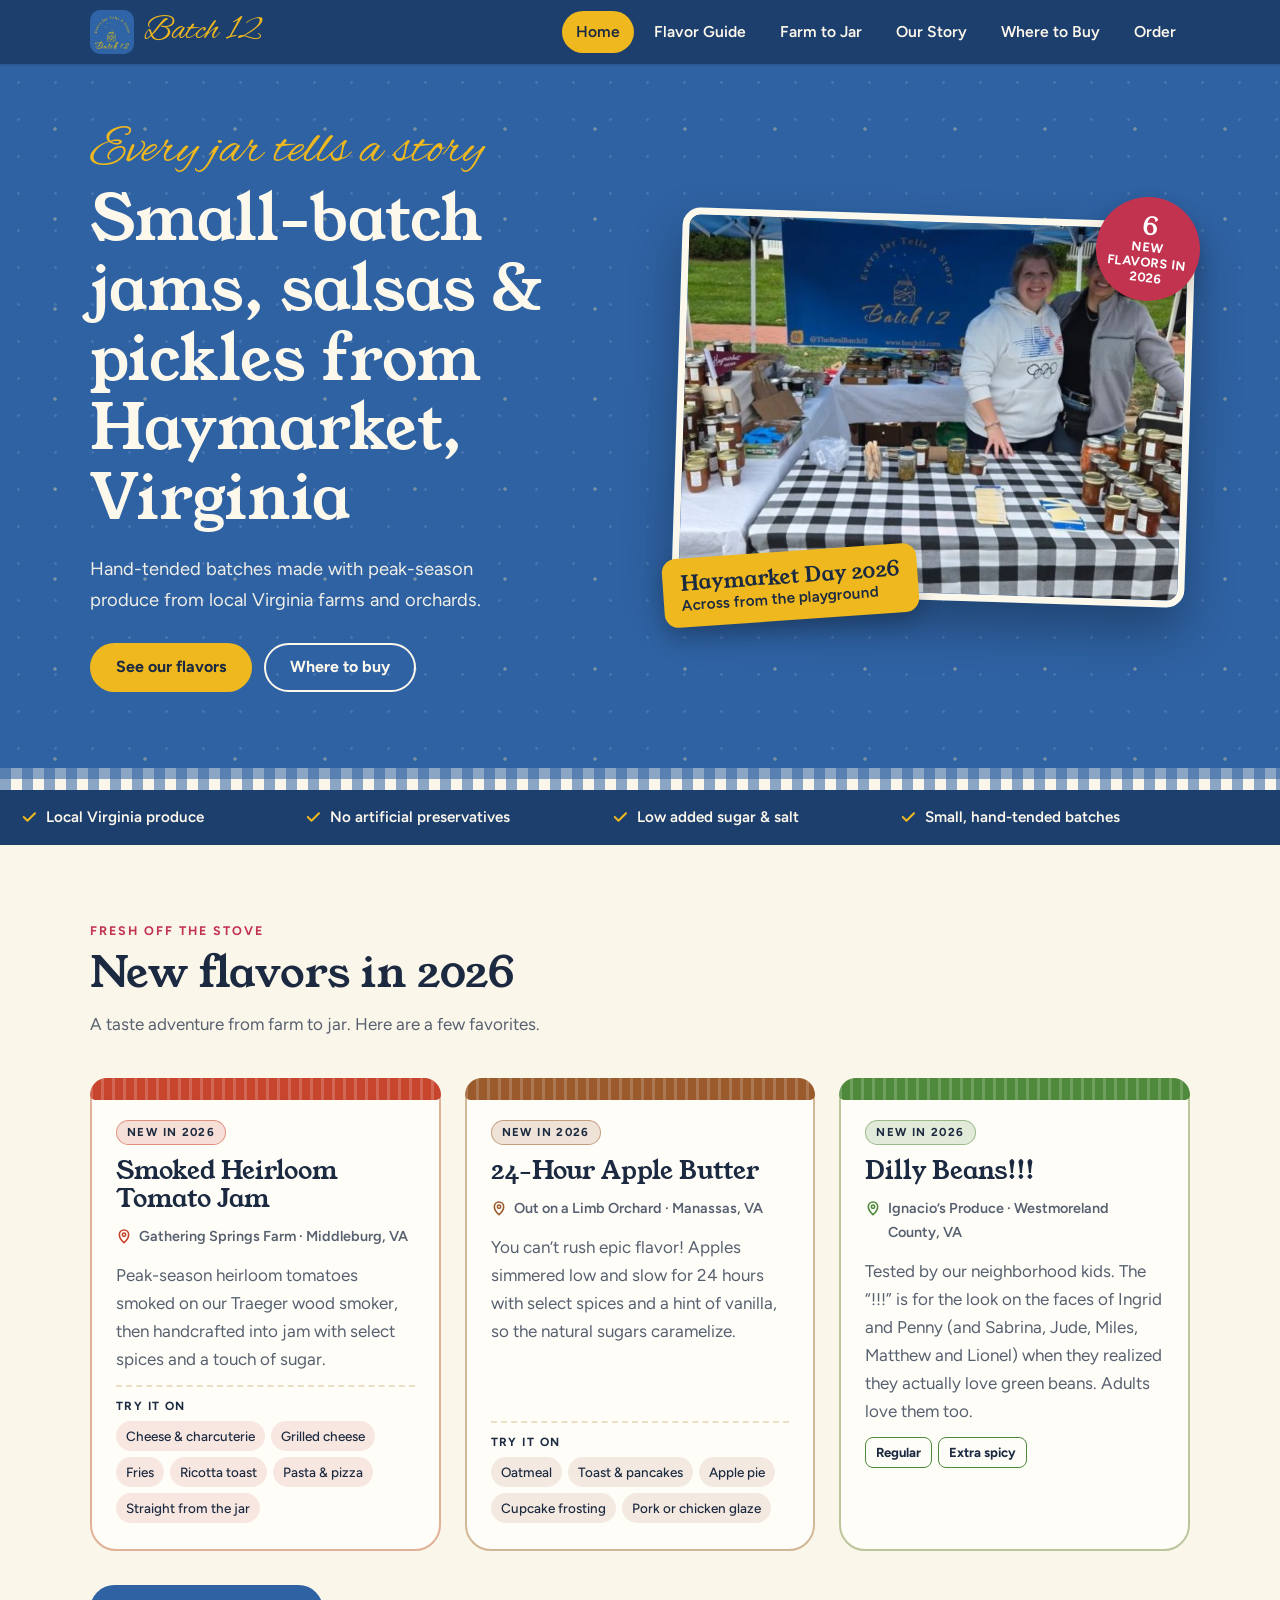
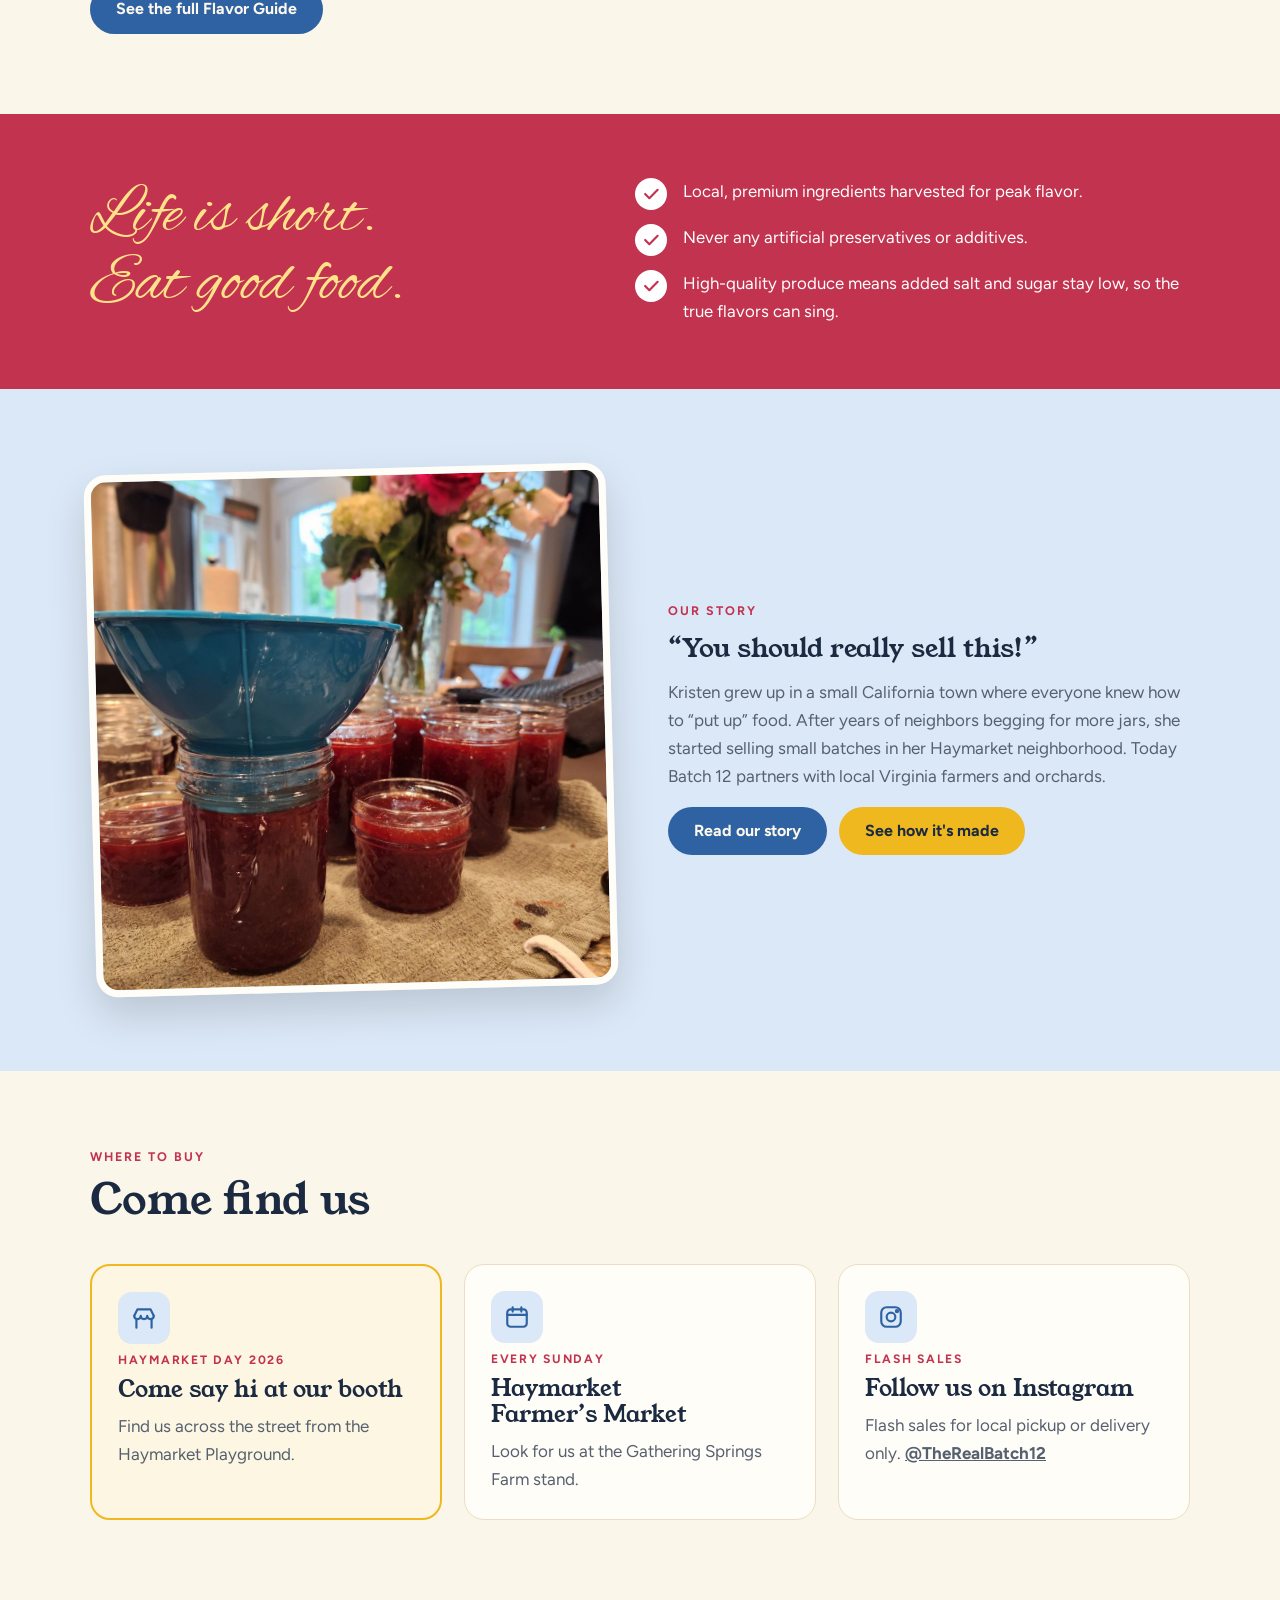
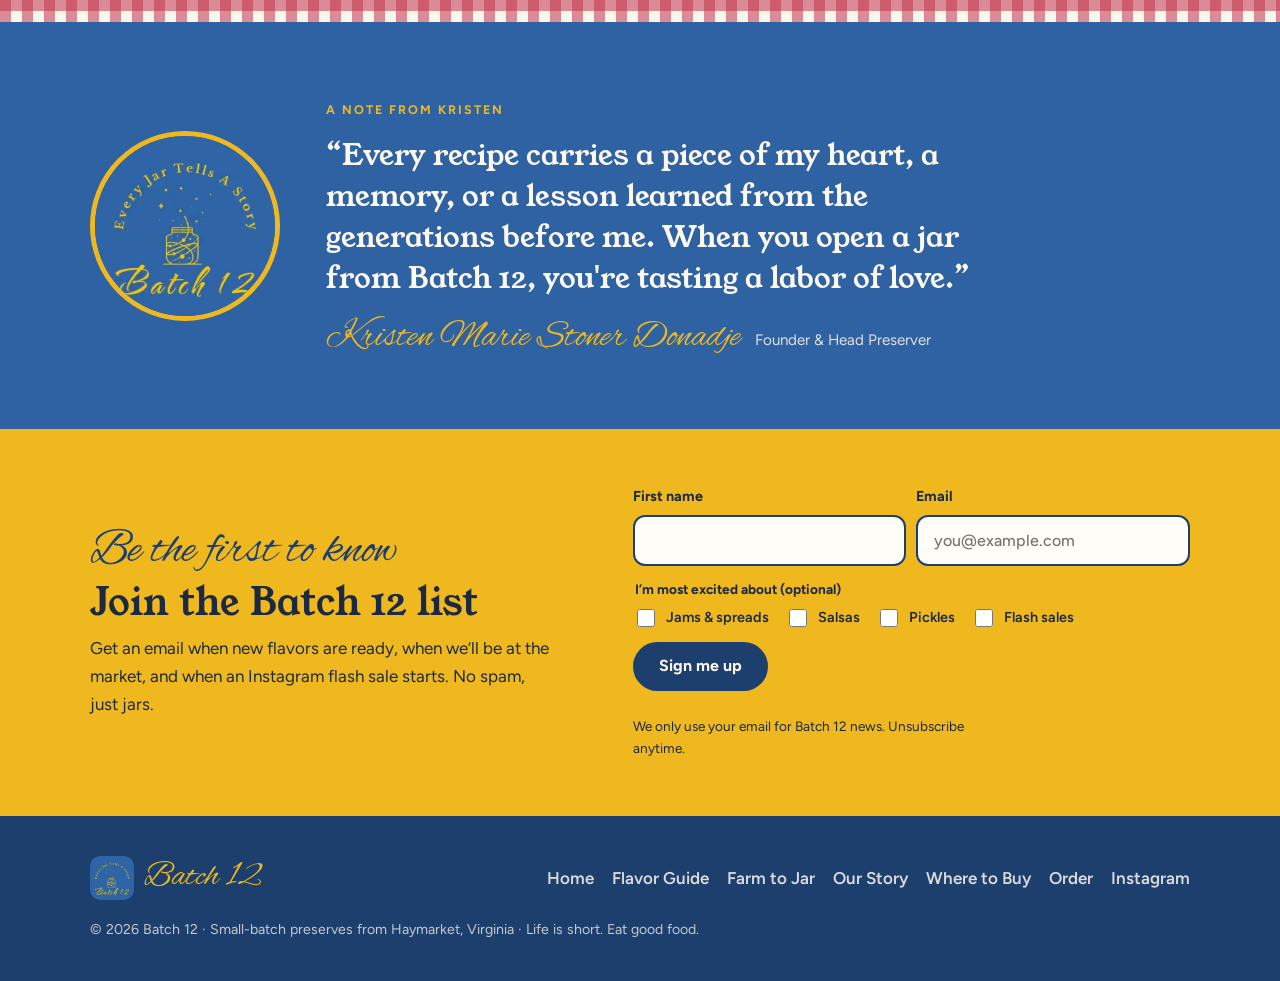
<file: index.html>
<!doctype html>
<html lang="en">
<head>
<meta charset="utf-8">
<meta name="viewport" content="width=device-width, initial-scale=1, viewport-fit=cover">
<title>Batch 12 · Small-batch preserves from Haymarket, VA</title>
<meta name="description" content="Batch 12: small-batch jams, salsas and pickles made with local Virginia produce in Haymarket, VA.">
<link rel="preconnect" href="https://fonts.googleapis.com">
<link rel="stylesheet" href="https://fonts.googleapis.com/css2?family=Alex+Brush&family=Young+Serif&family=Figtree:wght@400;500;600;700&display=swap">
<link rel="stylesheet" href="styles.css">
</head>
<body>
<header class="top"><div class="wrap nav">
  <a class="brand" href="index.html"><img src="logo.jpg" alt="Batch 12 logo"><span>Batch 12</span></a>
  <nav aria-label="Main"><ul><li><a href="index.html" aria-current="page">Home</a></li><li><a href="flavors.html">Flavor Guide</a></li><li><a href="farm-to-jar.html">Farm to Jar</a></li><li><a href="story.html">Our Story</a></li><li><a href="find-us.html">Where to Buy</a></li><li><a href="order.html">Order</a></li></ul></nav>
</div></header>
<main>
<section class="hero on-lid"><div class="wrap hero-grid">
  <div>
    <span class="script">Every jar tells a story</span>
    <h1>Small-batch jams, salsas &amp; pickles from Haymarket, Virginia</h1>
    <p class="lede">Hand-tended batches made with peak-season produce from local Virginia farms and orchards.</p>
    <div class="cta-row"><a class="btn btn-gold" href="flavors.html">See our flavors</a><a class="btn btn-ghost" href="find-us.html">Where to buy</a></div>
  </div>
  <div class="photo-frame">
    <img src="booth.jpg" alt="Kristen and a friend at the Batch 12 market booth surrounded by jars of jam, salsa and pickles">
    <div class="sticker tr"><span><b>6</b>new flavors in 2026</span></div>
    <div class="sticker bl"><b>Haymarket Day 2026</b>Across from the playground</div>
  </div>
</div></section>
<div class="gingham"></div>
<div class="strip"><ul class="wrap"><li><svg width="18" height="18" viewBox="0 0 24 24" fill="none" stroke="currentColor" stroke-width="2.6" stroke-linecap="round" stroke-linejoin="round"><path d="M5 12l5 5L20 7"/></svg>Local Virginia produce</li><li><svg width="18" height="18" viewBox="0 0 24 24" fill="none" stroke="currentColor" stroke-width="2.6" stroke-linecap="round" stroke-linejoin="round"><path d="M5 12l5 5L20 7"/></svg>No artificial preservatives</li><li><svg width="18" height="18" viewBox="0 0 24 24" fill="none" stroke="currentColor" stroke-width="2.6" stroke-linecap="round" stroke-linejoin="round"><path d="M5 12l5 5L20 7"/></svg>Low added sugar &amp; salt</li><li><svg width="18" height="18" viewBox="0 0 24 24" fill="none" stroke="currentColor" stroke-width="2.6" stroke-linecap="round" stroke-linejoin="round"><path d="M5 12l5 5L20 7"/></svg>Small, hand-tended batches</li></ul></div>
<section class="block"><div class="wrap">
  <div class="head"><span class="eyebrow">Fresh off the stove</span><h2>New flavors in 2026</h2><p>A taste adventure from farm to jar. Here are a few favorites.</p></div>
  <div class="flavors"><article class="flavor" style="--c:#c8452d"><div class="lid"></div>
  <span class="badge">New in 2026</span><h3>Smoked Heirloom Tomato Jam</h3><p class="farm"><svg width="16" height="16" viewBox="0 0 24 24" fill="none" stroke="currentColor" stroke-width="2.4" stroke-linecap="round"><path d="M12 22s7-6.2 7-12a7 7 0 10-14 0c0 5.8 7 12 7 12z"/><circle cx="12" cy="10" r="2.5"/></svg><span>Gathering Springs Farm · Middleburg, VA</span></p><p class="desc">Peak-season heirloom tomatoes smoked on our Traeger wood smoker, then handcrafted into jam with select spices and a touch of sugar.</p><div class="try"><b>Try it on</b><ul><li>Cheese &amp; charcuterie</li><li>Grilled cheese</li><li>Fries</li><li>Ricotta toast</li><li>Pasta &amp; pizza</li><li>Straight from the jar</li></ul></div></article><article class="flavor" style="--c:#9a5a2c"><div class="lid"></div>
  <span class="badge">New in 2026</span><h3>24-Hour Apple Butter</h3><p class="farm"><svg width="16" height="16" viewBox="0 0 24 24" fill="none" stroke="currentColor" stroke-width="2.4" stroke-linecap="round"><path d="M12 22s7-6.2 7-12a7 7 0 10-14 0c0 5.8 7 12 7 12z"/><circle cx="12" cy="10" r="2.5"/></svg><span>Out on a Limb Orchard · Manassas, VA</span></p><p class="desc">You can’t rush epic flavor! Apples simmered low and slow for 24 hours with select spices and a hint of vanilla, so the natural sugars caramelize.</p><div class="try"><b>Try it on</b><ul><li>Oatmeal</li><li>Toast &amp; pancakes</li><li>Apple pie</li><li>Cupcake frosting</li><li>Pork or chicken glaze</li></ul></div></article><article class="flavor" style="--c:#4f8a3c"><div class="lid"></div>
  <span class="badge">New in 2026</span><h3>Dilly Beans!!!</h3><p class="farm"><svg width="16" height="16" viewBox="0 0 24 24" fill="none" stroke="currentColor" stroke-width="2.4" stroke-linecap="round"><path d="M12 22s7-6.2 7-12a7 7 0 10-14 0c0 5.8 7 12 7 12z"/><circle cx="12" cy="10" r="2.5"/></svg><span>Ignacio’s Produce · Westmoreland County, VA</span></p><p class="desc">Tested by our neighborhood kids. The “!!!” is for the look on the faces of Ingrid and Penny (and Sabrina, Jude, Miles, Matthew and Lionel) when they realized they actually love green beans. Adults love them too.</p><div class="spice"><span>Regular</span><span>Extra spicy</span></div></article></div>
  <p style="margin-top:34px"><a class="btn btn-blue" href="flavors.html">See the full Flavor Guide</a></p>
</div></section>
<section class="promise"><div class="wrap">
  <div><span class="script">Life is short.<br>Eat good food.</span></div>
  <ul>
    <li><svg  viewBox="0 0 24 24" fill="none" stroke="currentColor" stroke-width="2.6" stroke-linecap="round" stroke-linejoin="round"><path d="M5 12l5 5L20 7"/></svg><span>Local, premium ingredients harvested for peak flavor.</span></li>
    <li><svg  viewBox="0 0 24 24" fill="none" stroke="currentColor" stroke-width="2.6" stroke-linecap="round" stroke-linejoin="round"><path d="M5 12l5 5L20 7"/></svg><span>Never any artificial preservatives or additives.</span></li>
    <li><svg  viewBox="0 0 24 24" fill="none" stroke="currentColor" stroke-width="2.6" stroke-linecap="round" stroke-linejoin="round"><path d="M5 12l5 5L20 7"/></svg><span>High-quality produce means added salt and sugar stay low, so the true flavors can sing.</span></li>
  </ul>
</div></section>
<section class="block tint"><div class="wrap split">
  <img src="g/jam-funnel.jpg" alt="Freshly filled jars of strawberry jam with a blue canning funnel on the kitchen counter">
  <div class="stack"><span class="eyebrow">Our story</span>
    <h2>“You should really sell this!”</h2>
    <p>Kristen grew up in a small California town where everyone knew how to “put up” food. After years of neighbors begging for more jars, she started selling small batches in her Haymarket neighborhood. Today Batch 12 partners with local Virginia farmers and orchards.</p>
    <p class="cta-row"><a class="btn btn-blue" href="story.html">Read our story</a><a class="btn btn-gold" href="farm-to-jar.html">See how it's made</a></p></div>
</div></section>
<section class="block"><div class="wrap">
  <div class="head"><span class="eyebrow">Where to buy</span><h2>Come find us</h2></div>
  <div class="spots">
  <div class="spot hot"><div class="ico"><svg width="26" height="26" viewBox="0 0 24 24" fill="none" stroke="currentColor" stroke-width="2" stroke-linecap="round" stroke-linejoin="round"><path d="M3 10l3-6h12l3 6"/><path d="M3 10c0 1.7 1.3 3 3 3s3-1.3 3-3c0 1.7 1.3 3 3 3s3-1.3 3-3c0 1.7 1.3 3 3 3s3-1.3 3-3"/><path d="M5 13v8M19 13v8"/></svg></div><span class="when">Haymarket Day 2026</span><h3>Come say hi at our booth</h3><p>Find us across the street from the Haymarket Playground.</p></div>
  <div class="spot"><div class="ico"><svg width="26" height="26" viewBox="0 0 24 24" fill="none" stroke="currentColor" stroke-width="2" stroke-linecap="round"><rect x="3" y="5" width="18" height="16" rx="3"/><path d="M3 10h18M8 3v4M16 3v4"/></svg></div><span class="when">Every Sunday</span><h3>Haymarket Farmer’s Market</h3><p>Look for us at the Gathering Springs Farm stand.</p></div>
  <div class="spot"><div class="ico"><svg width="26" height="26" viewBox="0 0 24 24" fill="none" stroke="currentColor" stroke-width="2" stroke-linecap="round"><rect x="3" y="3" width="18" height="18" rx="5"/><circle cx="12" cy="12" r="4"/><circle cx="17.5" cy="6.5" r="1" fill="currentColor"/></svg></div><span class="when">Flash sales</span><h3>Follow us on Instagram</h3><p>Flash sales for local pickup or delivery only. <a href="https://instagram.com/TheRealBatch12"><b>@TheRealBatch12</b></a></p></div>
</div>
</div></section>
<div class="gingham red"></div>
<section class="note on-lid"><div class="wrap">
  <img src="logo.jpg" alt="Batch 12 Every Jar Tells A Story emblem">
  <div><span class="eyebrow">A note from Kristen</span>
  <blockquote>“Every recipe carries a piece of my heart, a memory, or a lesson learned from the generations before me. When you open a jar from Batch 12, you're tasting a labor of love.”</blockquote>
  <div class="sig"><strong>Kristen Marie Stoner Donadje</strong><span>Founder &amp; Head Preserver</span></div></div>
</div></section><section class="signup" id="join"><div class="wrap">
  <div><span class="script">Be the first to know</span><h2>Join the Batch 12 list</h2>
  <p>Get an email when new flavors are ready, when we’ll be at the market, and when an Instagram flash sale starts. No spam, just jars.</p></div>
  <form name="newsletter" method="POST" action="thanks.html" data-netlify="true" netlify-honeypot="bot-field" id="signupForm">
    <input type="hidden" name="form-name" value="newsletter">
    <p class="hp"><label>Leave this empty <input name="bot-field" tabindex="-1" autocomplete="off"></label></p>
    <div class="row">
      <label for="su-name">First name<input type="text" id="su-name" name="first-name" autocomplete="given-name"></label>
      <label for="su-email">Email<input type="email" id="su-email" name="email" required autocomplete="email" placeholder="you@example.com"></label>
    </div>
    <fieldset class="checks" style="border:0;padding:0;margin:0"><legend class="fine" style="margin-bottom:6px;font-weight:700">I’m most excited about (optional)</legend>
      <label><input type="checkbox" name="interests" value="Jams &amp; spreads"> Jams &amp; spreads</label>
      <label><input type="checkbox" name="interests" value="Salsas"> Salsas</label>
      <label><input type="checkbox" name="interests" value="Pickles"> Pickles</label>
      <label><input type="checkbox" name="interests" value="Flash sales"> Flash sales</label>
    </fieldset>
    <button class="btn" type="submit">Sign me up</button>
    <p class="fine msg" id="signupMsg" aria-live="polite"></p>
    <p class="fine">We only use your email for Batch 12 news. Unsubscribe anytime.</p>
  </form>
</div></section>
<script>
(function(){var f=document.getElementById('signupForm');if(!f)return;var h=location.hostname;
if(/netlify\.app$|batch12\.com$/.test(h))return;
f.addEventListener('submit',function(e){e.preventDefault();document.getElementById('signupMsg').textContent='Preview only: sign-ups work on the live site at batch12.com.';});})();
</script></main>
<footer class="bottom"><div class="wrap">
  <a class="brand" href="index.html"><img src="logo.jpg" alt=""><span>Batch 12</span></a>
  <nav aria-label="Footer"><a href="index.html">Home</a><a href="flavors.html">Flavor Guide</a><a href="farm-to-jar.html">Farm to Jar</a><a href="story.html">Our Story</a><a href="find-us.html">Where to Buy</a><a href="order.html">Order</a><a href="https://instagram.com/TheRealBatch12">Instagram</a></nav>
  <small>© 2026 Batch 12 · Small-batch preserves from Haymarket, Virginia · Life is short. Eat good food.</small>
</div></footer>
<!--Start of Tawk.to Script-->
<script type="text/javascript">
var Tawk_API=Tawk_API||{}, Tawk_LoadStart=new Date();
(function(){
var s1=document.createElement("script"),s0=document.getElementsByTagName("script")[0];
s1.async=true;
s1.src='https://embed.tawk.to/6affb2a2c1b1d43c8d9432b5/1k7rd3ik7';
s1.charset='UTF-8';
s1.setAttribute('crossorigin','*');
s0.parentNode.insertBefore(s1,s0);
})();
</script>
<!--End of Tawk.to Script-->
</body>
</html>
</file>
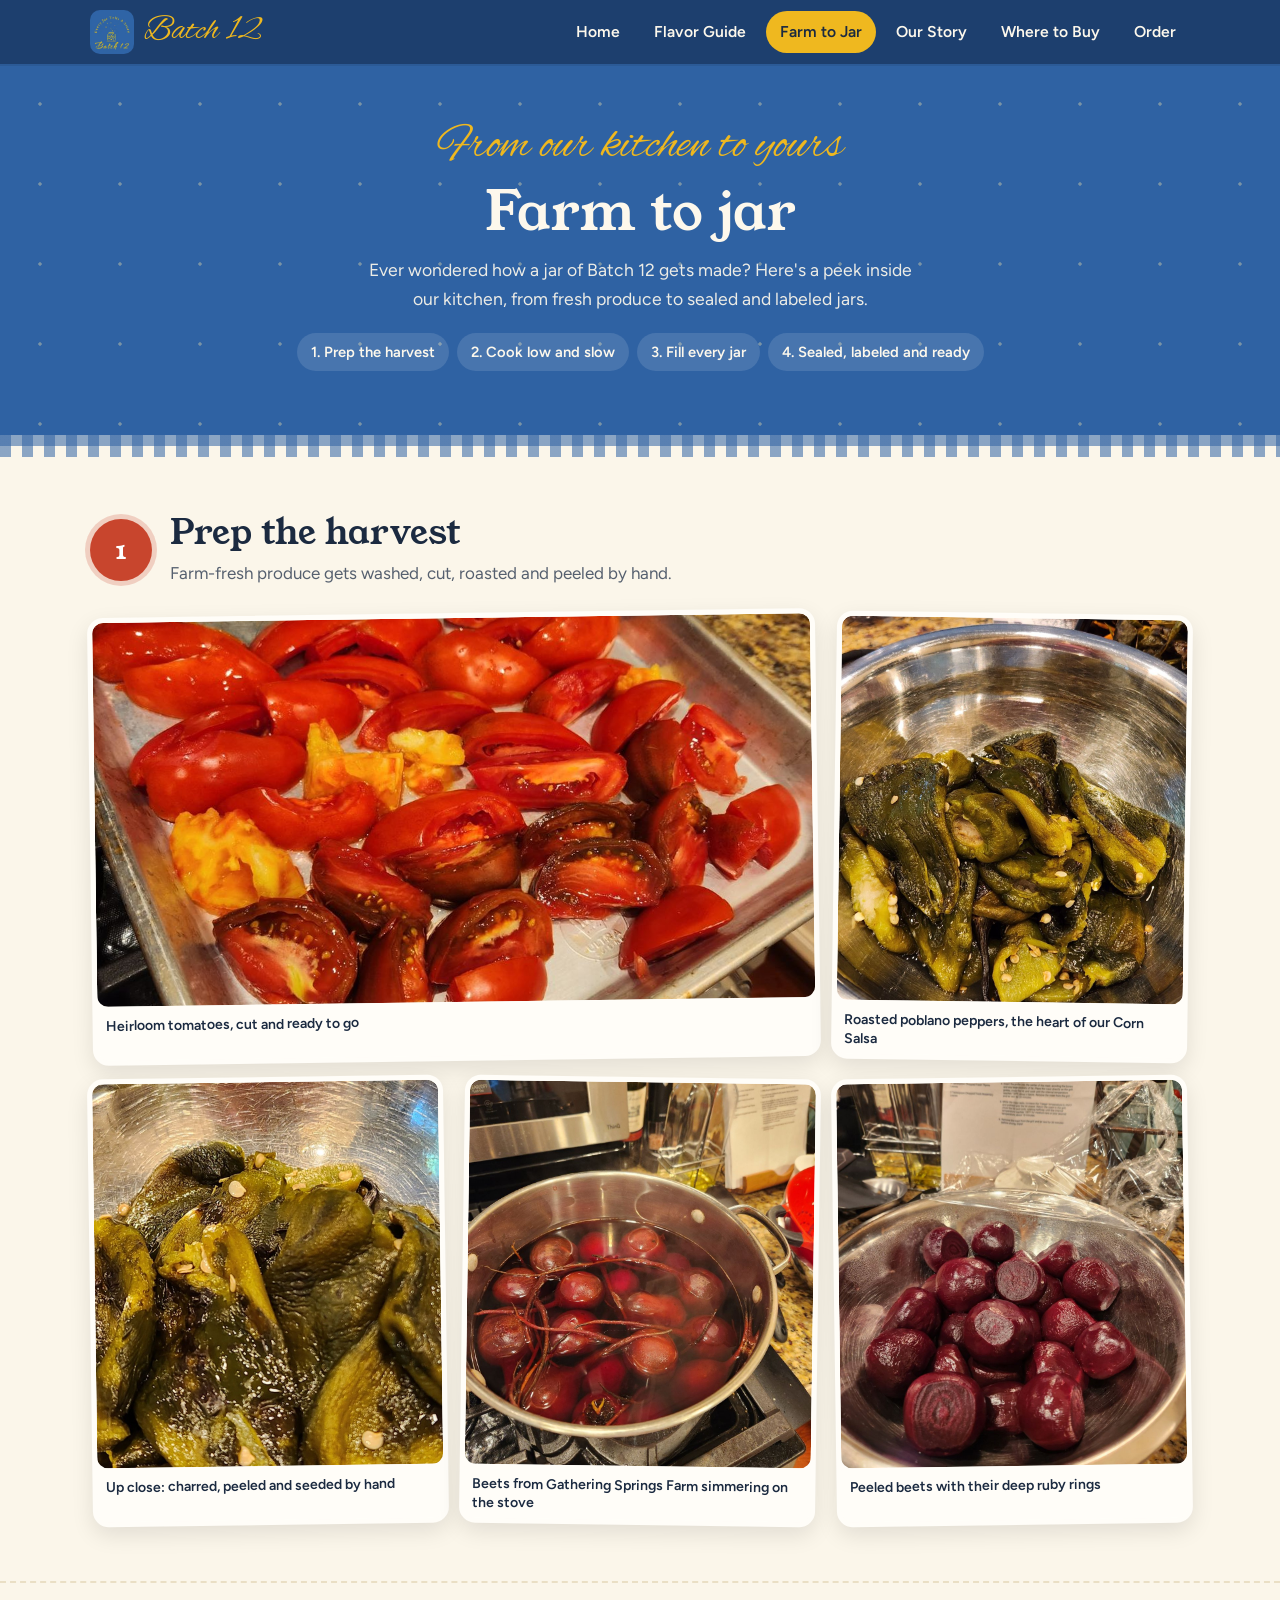
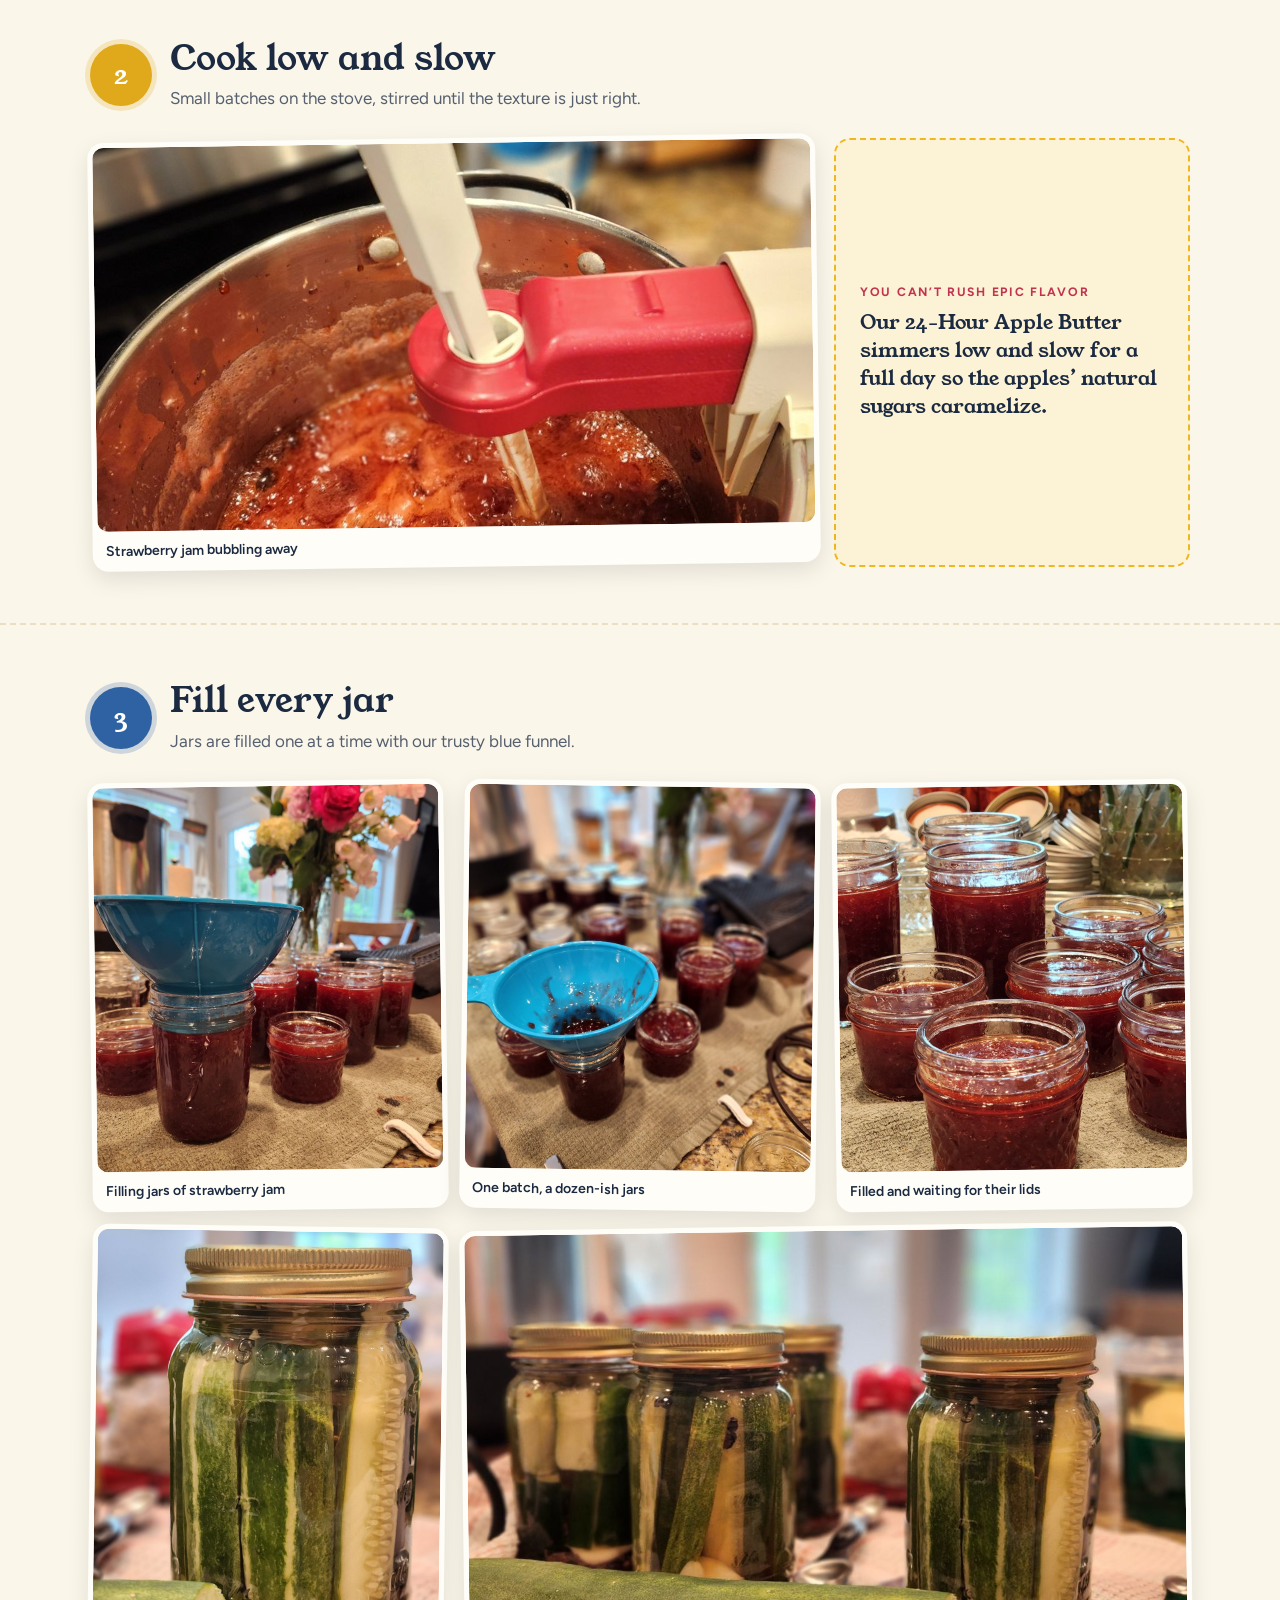
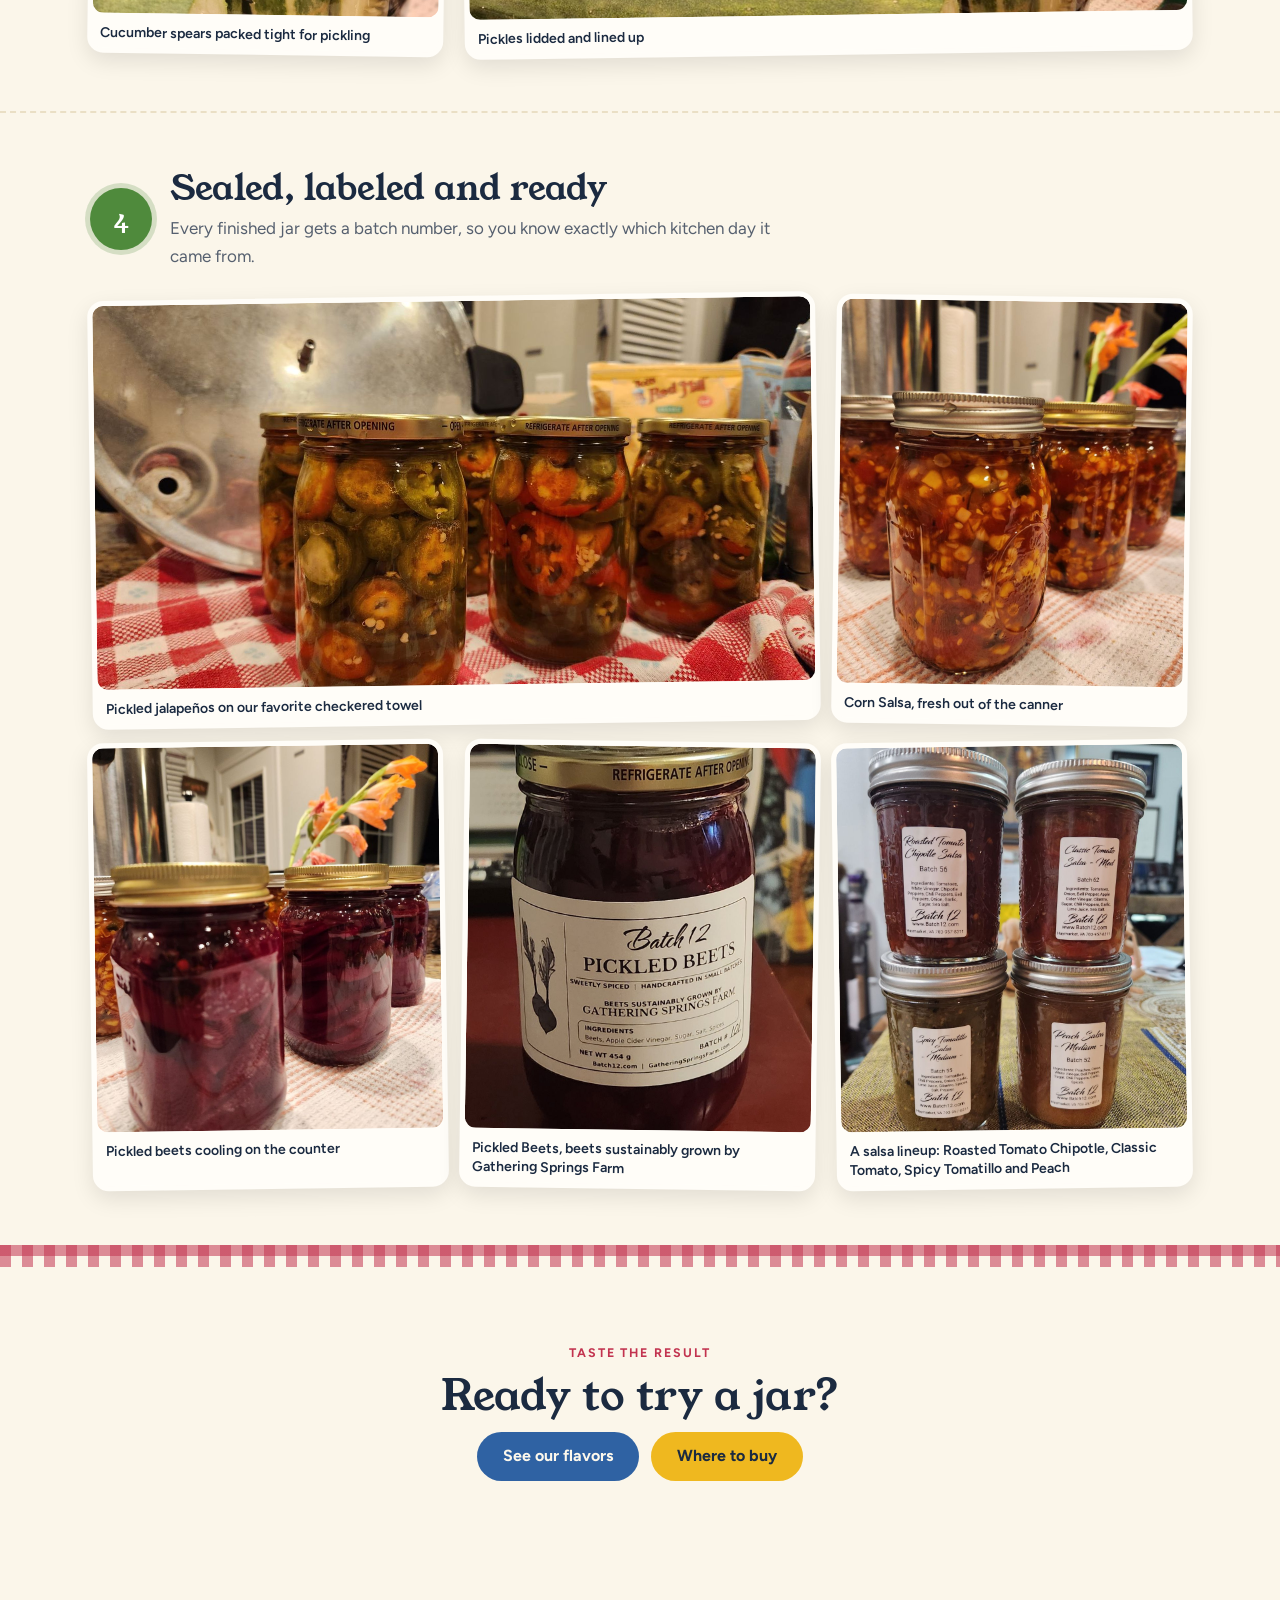
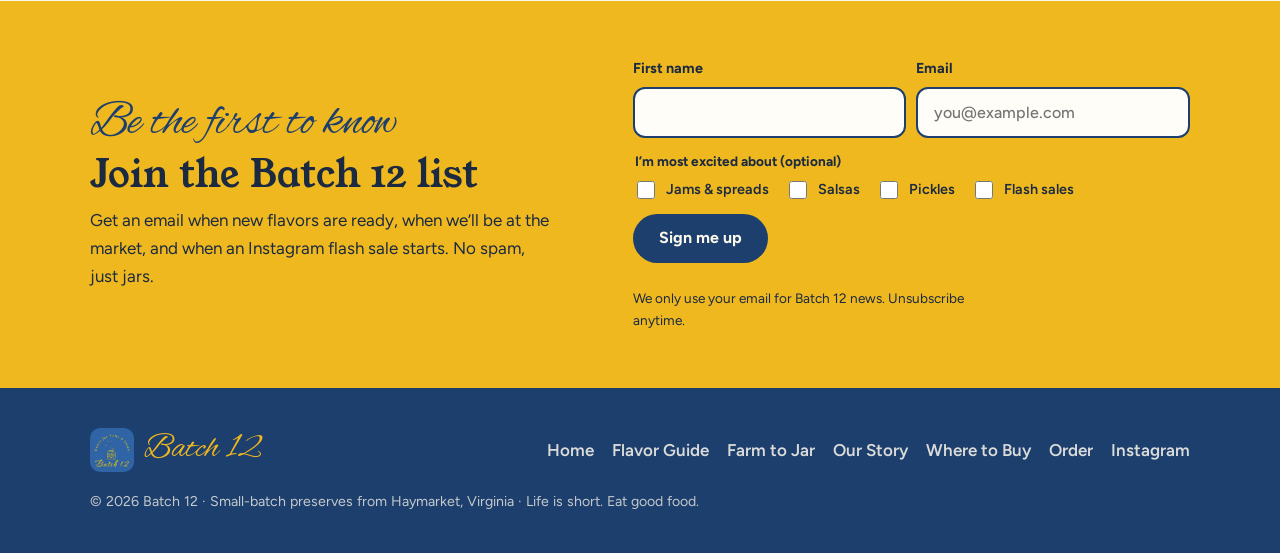
<file: farm-to-jar.html>
<!doctype html>
<html lang="en">
<head>
<meta charset="utf-8">
<meta name="viewport" content="width=device-width, initial-scale=1, viewport-fit=cover">
<title>Farm to Jar · Batch 12</title>
<meta name="description" content="Batch 12: small-batch jams, salsas and pickles made with local Virginia produce in Haymarket, VA.">
<link rel="preconnect" href="https://fonts.googleapis.com">
<link rel="stylesheet" href="https://fonts.googleapis.com/css2?family=Alex+Brush&family=Young+Serif&family=Figtree:wght@400;500;600;700&display=swap">
<link rel="stylesheet" href="styles.css">
</head>
<body>
<header class="top"><div class="wrap nav">
  <a class="brand" href="index.html"><img src="logo.jpg" alt="Batch 12 logo"><span>Batch 12</span></a>
  <nav aria-label="Main"><ul><li><a href="index.html">Home</a></li><li><a href="flavors.html">Flavor Guide</a></li><li><a href="farm-to-jar.html" aria-current="page">Farm to Jar</a></li><li><a href="story.html">Our Story</a></li><li><a href="find-us.html">Where to Buy</a></li><li><a href="order.html">Order</a></li></ul></nav>
</div></header>
<main>
<section class="page-hero on-lid"><div class="wrap">
  <span class="script">From our kitchen to yours</span><h1>Farm to jar</h1>
  <p>Ever wondered how a jar of Batch 12 gets made? Here's a peek inside our kitchen, from fresh produce to sealed and labeled jars.</p>
  <nav class="steps-nav" aria-label="Steps"><a href="#prep">1. Prep the harvest</a><a href="#cook">2. Cook low and slow</a><a href="#fill">3. Fill every jar</a><a href="#ready">4. Sealed, labeled and ready</a></nav>
</div></section>
<div class="gingham"></div>
<section class="step" id="prep" style="--c:#c8452d"><div class="wrap"><div class="step-head"><span class="step-num">1</span><h2>Prep the harvest</h2><p>Farm-fresh produce gets washed, cut, roasted and peeled by hand.</p></div><div class="photos"><figure class="photo wide"><button type="button" data-i="0" aria-label="Enlarge: Heirloom tomatoes, cut and ready to go"><img src="g/tomatoes.jpg" alt="Heirloom tomatoes, cut and ready to go" loading="lazy"></button><figcaption>Heirloom tomatoes, cut and ready to go</figcaption></figure><figure class="photo "><button type="button" data-i="1" aria-label="Enlarge: Roasted poblano peppers, the heart of our Corn Salsa"><img src="g/poblanos.jpg" alt="Roasted poblano peppers, the heart of our Corn Salsa" loading="lazy"></button><figcaption>Roasted poblano peppers, the heart of our Corn Salsa</figcaption></figure><figure class="photo "><button type="button" data-i="2" aria-label="Enlarge: Up close: charred, peeled and seeded by hand"><img src="g/poblanos-close.jpg" alt="Up close: charred, peeled and seeded by hand" loading="lazy"></button><figcaption>Up close: charred, peeled and seeded by hand</figcaption></figure><figure class="photo "><button type="button" data-i="3" aria-label="Enlarge: Beets from Gathering Springs Farm simmering on the stove"><img src="g/beets-simmer.jpg" alt="Beets from Gathering Springs Farm simmering on the stove" loading="lazy"></button><figcaption>Beets from Gathering Springs Farm simmering on the stove</figcaption></figure><figure class="photo "><button type="button" data-i="4" aria-label="Enlarge: Peeled beets with their deep ruby rings"><img src="g/beets-peeled.jpg" alt="Peeled beets with their deep ruby rings" loading="lazy"></button><figcaption>Peeled beets with their deep ruby rings</figcaption></figure></div></div></section><section class="step" id="cook" style="--c:#e0a91b"><div class="wrap"><div class="step-head"><span class="step-num">2</span><h2>Cook low and slow</h2><p>Small batches on the stove, stirred until the texture is just right.</p></div><div class="photos"><figure class="photo wide"><button type="button" data-i="5" aria-label="Enlarge: Strawberry jam bubbling away"><img src="g/jam-cooking.jpg" alt="Strawberry jam bubbling away" loading="lazy"></button><figcaption>Strawberry jam bubbling away</figcaption></figure><div class="fact"><b>You can’t rush epic flavor</b><p>Our 24-Hour Apple Butter simmers low and slow for a full day so the apples’ natural sugars caramelize.</p></div></div></div></section><section class="step" id="fill" style="--c:#2f62a3"><div class="wrap"><div class="step-head"><span class="step-num">3</span><h2>Fill every jar</h2><p>Jars are filled one at a time with our trusty blue funnel.</p></div><div class="photos"><figure class="photo "><button type="button" data-i="6" aria-label="Enlarge: Filling jars of strawberry jam"><img src="g/jam-funnel.jpg" alt="Filling jars of strawberry jam" loading="lazy"></button><figcaption>Filling jars of strawberry jam</figcaption></figure><figure class="photo "><button type="button" data-i="7" aria-label="Enlarge: One batch, a dozen-ish jars"><img src="g/jam-funnel-2.jpg" alt="One batch, a dozen-ish jars" loading="lazy"></button><figcaption>One batch, a dozen-ish jars</figcaption></figure><figure class="photo "><button type="button" data-i="8" aria-label="Enlarge: Filled and waiting for their lids"><img src="g/jam-filled.jpg" alt="Filled and waiting for their lids" loading="lazy"></button><figcaption>Filled and waiting for their lids</figcaption></figure><figure class="photo "><button type="button" data-i="9" aria-label="Enlarge: Cucumber spears packed tight for pickling"><img src="g/pickles-close.jpg" alt="Cucumber spears packed tight for pickling" loading="lazy"></button><figcaption>Cucumber spears packed tight for pickling</figcaption></figure><figure class="photo wide"><button type="button" data-i="10" aria-label="Enlarge: Pickles lidded and lined up"><img src="g/pickles-jars.jpg" alt="Pickles lidded and lined up" loading="lazy"></button><figcaption>Pickles lidded and lined up</figcaption></figure></div></div></section><section class="step" id="ready" style="--c:#4f8a3c"><div class="wrap"><div class="step-head"><span class="step-num">4</span><h2>Sealed, labeled and ready</h2><p>Every finished jar gets a batch number, so you know exactly which kitchen day it came from.</p></div><div class="photos"><figure class="photo wide"><button type="button" data-i="11" aria-label="Enlarge: Pickled jalapeños on our favorite checkered towel"><img src="g/jalapenos.jpg" alt="Pickled jalapeños on our favorite checkered towel" loading="lazy"></button><figcaption>Pickled jalapeños on our favorite checkered towel</figcaption></figure><figure class="photo "><button type="button" data-i="12" aria-label="Enlarge: Corn Salsa, fresh out of the canner"><img src="g/corn-salsa.jpg" alt="Corn Salsa, fresh out of the canner" loading="lazy"></button><figcaption>Corn Salsa, fresh out of the canner</figcaption></figure><figure class="photo "><button type="button" data-i="13" aria-label="Enlarge: Pickled beets cooling on the counter"><img src="g/beets-jars.jpg" alt="Pickled beets cooling on the counter" loading="lazy"></button><figcaption>Pickled beets cooling on the counter</figcaption></figure><figure class="photo "><button type="button" data-i="14" aria-label="Enlarge: Pickled Beets, beets sustainably grown by Gathering Springs Farm"><img src="g/beets-label.jpg" alt="Pickled Beets, beets sustainably grown by Gathering Springs Farm" loading="lazy"></button><figcaption>Pickled Beets, beets sustainably grown by Gathering Springs Farm</figcaption></figure><figure class="photo "><button type="button" data-i="15" aria-label="Enlarge: A salsa lineup: Roasted Tomato Chipotle, Classic Tomato, Spicy Tomatillo and Peach"><img src="g/salsa-lineup.jpg" alt="A salsa lineup: Roasted Tomato Chipotle, Classic Tomato, Spicy Tomatillo and Peach" loading="lazy"></button><figcaption>A salsa lineup: Roasted Tomato Chipotle, Classic Tomato, Spicy Tomatillo and Peach</figcaption></figure></div></div></section>
<div class="gingham red"></div>
<section class="block"><div class="wrap">
  <div class="head center"><span class="eyebrow">Taste the result</span><h2>Ready to try a jar?</h2>
  <p class="cta-row" style="justify-content:center"><a class="btn btn-blue" href="flavors.html">See our flavors</a><a class="btn btn-gold" href="find-us.html">Where to buy</a></p></div>
</div></section>
<dialog class="lightbox" id="lb" aria-label="Photo viewer"><figure><img id="lbImg" alt=""><figcaption id="lbCap"></figcaption></figure>
<div class="lb-bar"><button type="button" class="ghost" id="lbPrev">Previous</button><button type="button" id="lbClose">Close</button><button type="button" class="ghost" id="lbNext">Next</button></div></dialog>
<script>
(function(){
  var btns=[].slice.call(document.querySelectorAll('.photo button')),lb=document.getElementById('lb'),img=document.getElementById('lbImg'),cap=document.getElementById('lbCap'),cur=0;
  function show(i){cur=(i+btns.length)%btns.length;var im=btns[cur].querySelector('img');img.src=im.src;img.alt=im.alt;cap.textContent=im.alt;}
  btns.forEach(function(b,i){b.addEventListener('click',function(){show(i);if(lb.showModal)lb.showModal();else lb.setAttribute('open','');})});
  document.getElementById('lbPrev').onclick=function(){show(cur-1)};
  document.getElementById('lbNext').onclick=function(){show(cur+1)};
  document.getElementById('lbClose').onclick=function(){lb.close()};
  lb.addEventListener('click',function(e){if(e.target===lb)lb.close()});
  lb.addEventListener('keydown',function(e){if(e.key==='ArrowLeft')show(cur-1);if(e.key==='ArrowRight')show(cur+1);});
})();
</script><section class="signup" id="join"><div class="wrap">
  <div><span class="script">Be the first to know</span><h2>Join the Batch 12 list</h2>
  <p>Get an email when new flavors are ready, when we’ll be at the market, and when an Instagram flash sale starts. No spam, just jars.</p></div>
  <form name="newsletter" method="POST" action="thanks.html" data-netlify="true" netlify-honeypot="bot-field" id="signupForm">
    <input type="hidden" name="form-name" value="newsletter">
    <p class="hp"><label>Leave this empty <input name="bot-field" tabindex="-1" autocomplete="off"></label></p>
    <div class="row">
      <label for="su-name">First name<input type="text" id="su-name" name="first-name" autocomplete="given-name"></label>
      <label for="su-email">Email<input type="email" id="su-email" name="email" required autocomplete="email" placeholder="you@example.com"></label>
    </div>
    <fieldset class="checks" style="border:0;padding:0;margin:0"><legend class="fine" style="margin-bottom:6px;font-weight:700">I’m most excited about (optional)</legend>
      <label><input type="checkbox" name="interests" value="Jams &amp; spreads"> Jams &amp; spreads</label>
      <label><input type="checkbox" name="interests" value="Salsas"> Salsas</label>
      <label><input type="checkbox" name="interests" value="Pickles"> Pickles</label>
      <label><input type="checkbox" name="interests" value="Flash sales"> Flash sales</label>
    </fieldset>
    <button class="btn" type="submit">Sign me up</button>
    <p class="fine msg" id="signupMsg" aria-live="polite"></p>
    <p class="fine">We only use your email for Batch 12 news. Unsubscribe anytime.</p>
  </form>
</div></section>
<script>
(function(){var f=document.getElementById('signupForm');if(!f)return;var h=location.hostname;
if(/netlify\.app$|batch12\.com$/.test(h))return;
f.addEventListener('submit',function(e){e.preventDefault();document.getElementById('signupMsg').textContent='Preview only: sign-ups work on the live site at batch12.com.';});})();
</script></main>
<footer class="bottom"><div class="wrap">
  <a class="brand" href="index.html"><img src="logo.jpg" alt=""><span>Batch 12</span></a>
  <nav aria-label="Footer"><a href="index.html">Home</a><a href="flavors.html">Flavor Guide</a><a href="farm-to-jar.html">Farm to Jar</a><a href="story.html">Our Story</a><a href="find-us.html">Where to Buy</a><a href="order.html">Order</a><a href="https://instagram.com/TheRealBatch12">Instagram</a></nav>
  <small>© 2026 Batch 12 · Small-batch preserves from Haymarket, Virginia · Life is short. Eat good food.</small>
</div></footer>
<!--Start of Tawk.to Script-->
<script type="text/javascript">
var Tawk_API=Tawk_API||{}, Tawk_LoadStart=new Date();
(function(){
var s1=document.createElement("script"),s0=document.getElementsByTagName("script")[0];
s1.async=true;
s1.src='https://embed.tawk.to/6affb2a2c1b1d43c8d9432b5/1k7rd3ik7';
s1.charset='UTF-8';
s1.setAttribute('crossorigin','*');
s0.parentNode.insertBefore(s1,s0);
})();
</script>
<!--End of Tawk.to Script-->
</body>
</html>
</file>
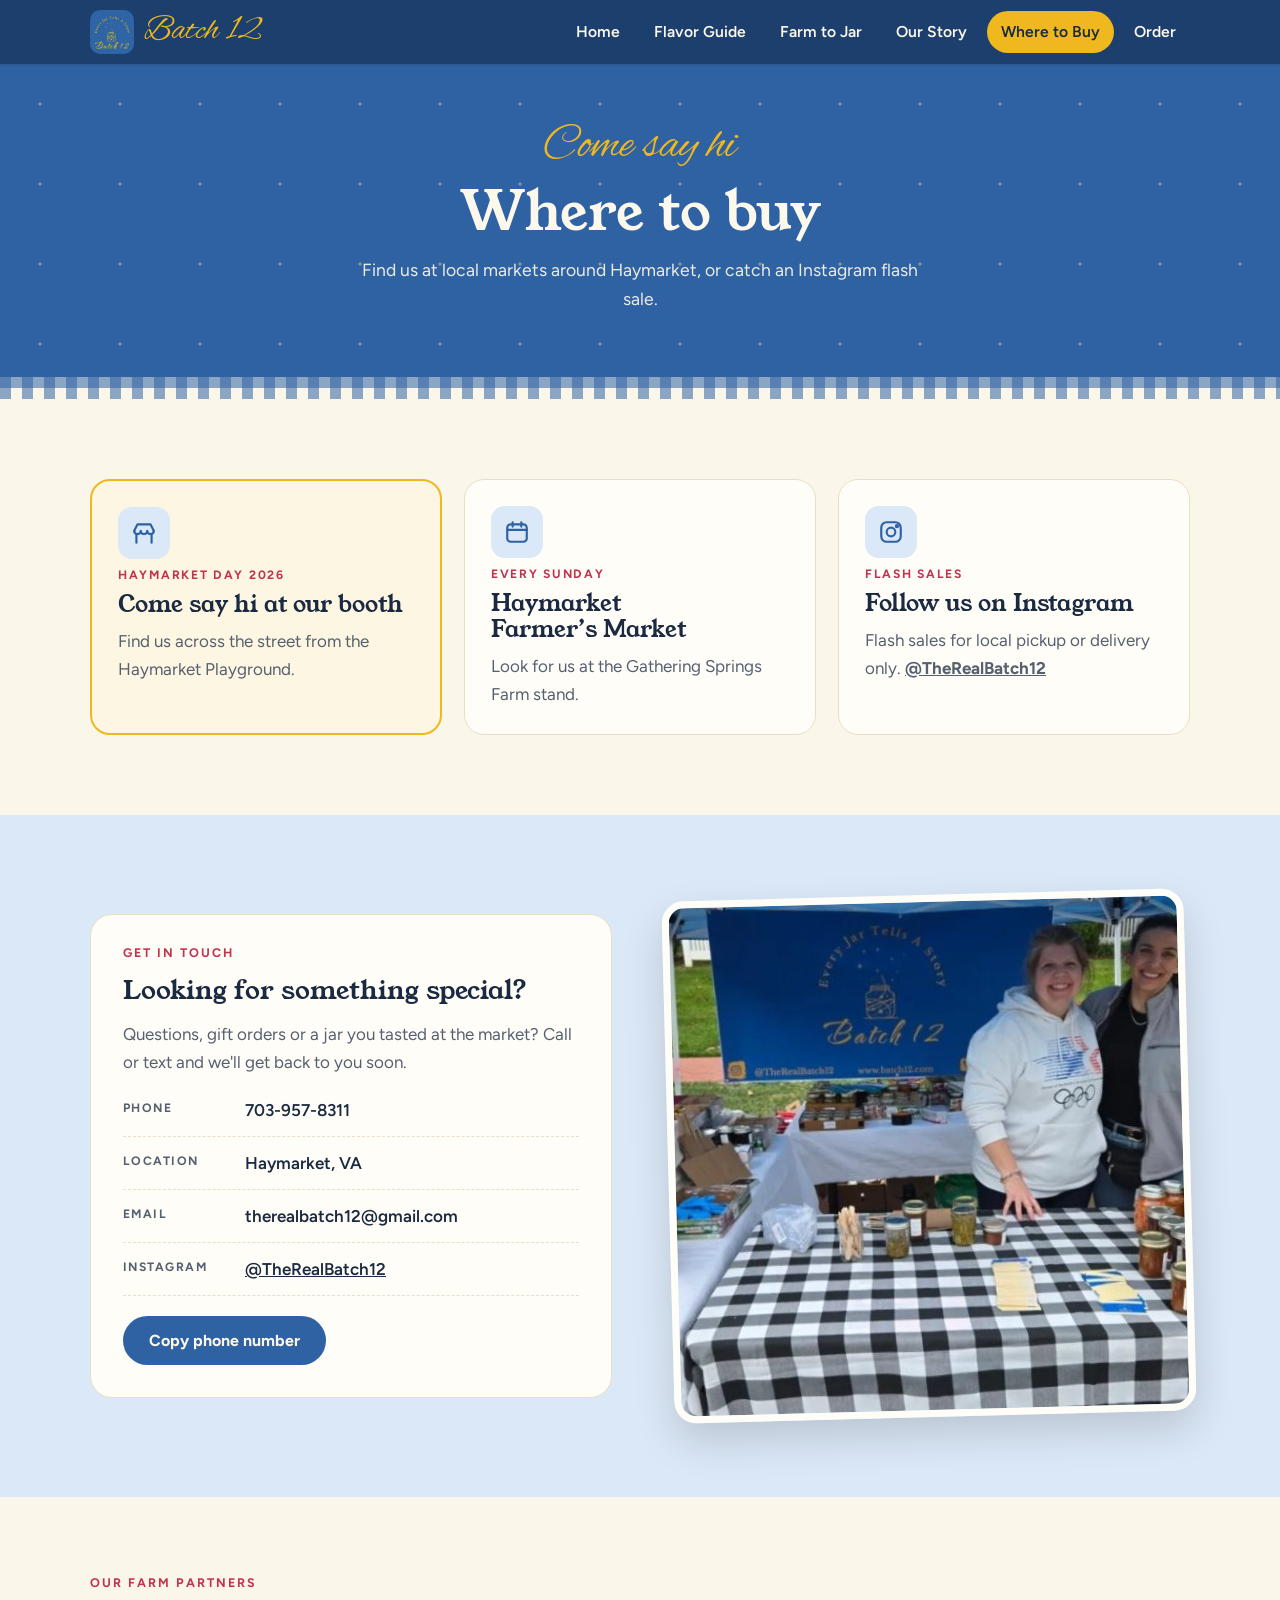
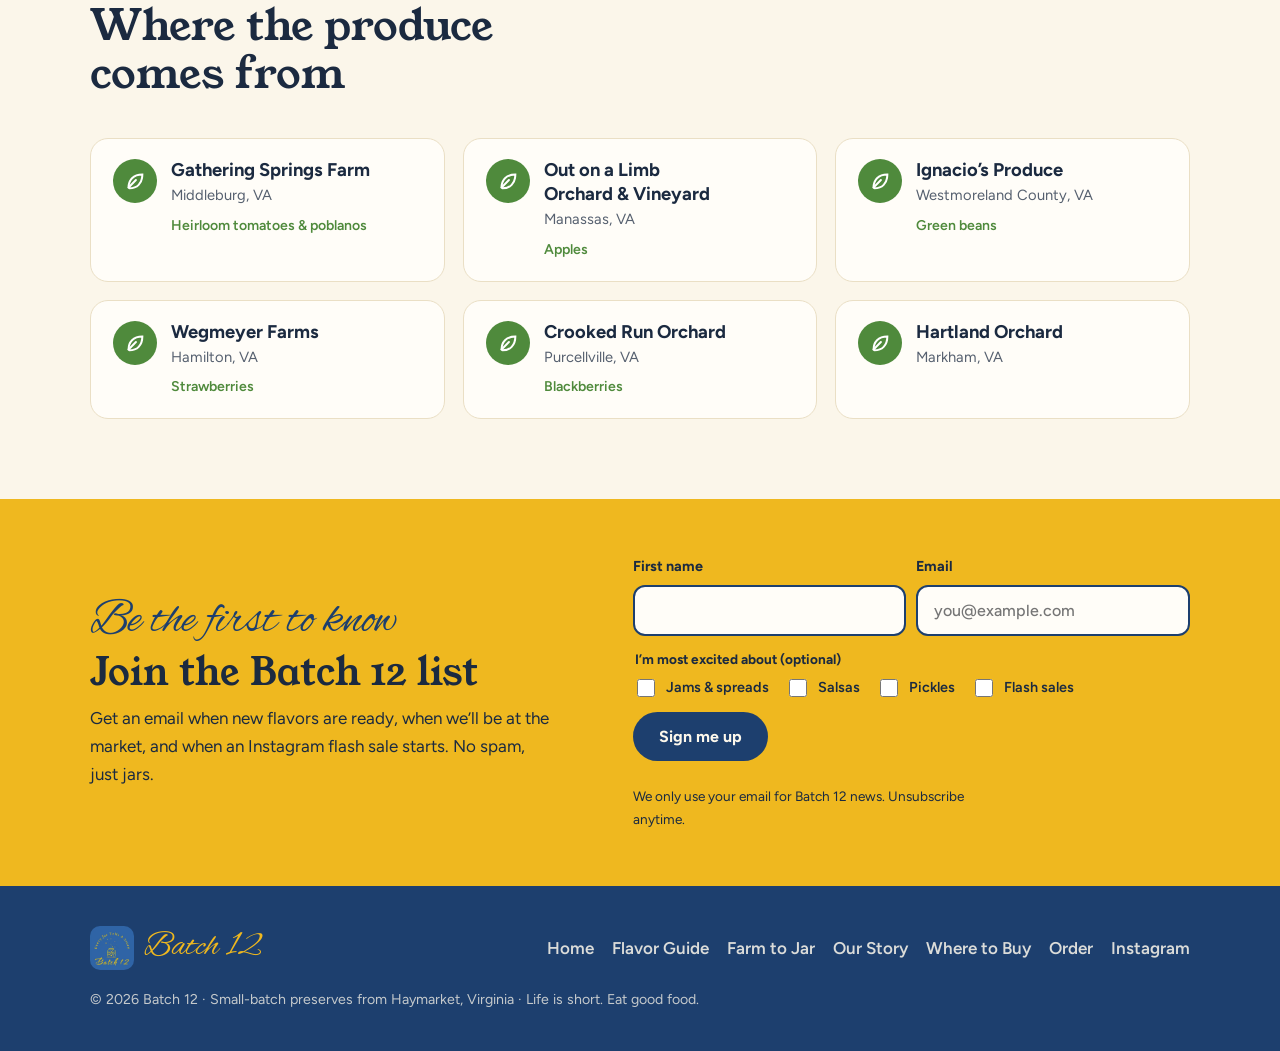
<file: find-us.html>
<!doctype html>
<html lang="en">
<head>
<meta charset="utf-8">
<meta name="viewport" content="width=device-width, initial-scale=1, viewport-fit=cover">
<title>Where to Buy · Batch 12</title>
<meta name="description" content="Batch 12: small-batch jams, salsas and pickles made with local Virginia produce in Haymarket, VA.">
<link rel="preconnect" href="https://fonts.googleapis.com">
<link rel="stylesheet" href="https://fonts.googleapis.com/css2?family=Alex+Brush&family=Young+Serif&family=Figtree:wght@400;500;600;700&display=swap">
<link rel="stylesheet" href="styles.css">
</head>
<body>
<header class="top"><div class="wrap nav">
  <a class="brand" href="index.html"><img src="logo.jpg" alt="Batch 12 logo"><span>Batch 12</span></a>
  <nav aria-label="Main"><ul><li><a href="index.html">Home</a></li><li><a href="flavors.html">Flavor Guide</a></li><li><a href="farm-to-jar.html">Farm to Jar</a></li><li><a href="story.html">Our Story</a></li><li><a href="find-us.html" aria-current="page">Where to Buy</a></li><li><a href="order.html">Order</a></li></ul></nav>
</div></header>
<main>
<section class="page-hero on-lid"><div class="wrap">
  <span class="script">Come say hi</span><h1>Where to buy</h1>
  <p>Find us at local markets around Haymarket, or catch an Instagram flash sale.</p>
</div></section>
<div class="gingham"></div>
<section class="block"><div class="wrap"><div class="spots">
  <div class="spot hot"><div class="ico"><svg width="26" height="26" viewBox="0 0 24 24" fill="none" stroke="currentColor" stroke-width="2" stroke-linecap="round" stroke-linejoin="round"><path d="M3 10l3-6h12l3 6"/><path d="M3 10c0 1.7 1.3 3 3 3s3-1.3 3-3c0 1.7 1.3 3 3 3s3-1.3 3-3c0 1.7 1.3 3 3 3s3-1.3 3-3"/><path d="M5 13v8M19 13v8"/></svg></div><span class="when">Haymarket Day 2026</span><h3>Come say hi at our booth</h3><p>Find us across the street from the Haymarket Playground.</p></div>
  <div class="spot"><div class="ico"><svg width="26" height="26" viewBox="0 0 24 24" fill="none" stroke="currentColor" stroke-width="2" stroke-linecap="round"><rect x="3" y="5" width="18" height="16" rx="3"/><path d="M3 10h18M8 3v4M16 3v4"/></svg></div><span class="when">Every Sunday</span><h3>Haymarket Farmer’s Market</h3><p>Look for us at the Gathering Springs Farm stand.</p></div>
  <div class="spot"><div class="ico"><svg width="26" height="26" viewBox="0 0 24 24" fill="none" stroke="currentColor" stroke-width="2" stroke-linecap="round"><rect x="3" y="3" width="18" height="18" rx="5"/><circle cx="12" cy="12" r="4"/><circle cx="17.5" cy="6.5" r="1" fill="currentColor"/></svg></div><span class="when">Flash sales</span><h3>Follow us on Instagram</h3><p>Flash sales for local pickup or delivery only. <a href="https://instagram.com/TheRealBatch12"><b>@TheRealBatch12</b></a></p></div>
</div></div></section>
<section class="block tint"><div class="wrap split">
  <div class="contact-card">
    <span class="eyebrow">Get in touch</span>
    <h2>Looking for something special?</h2>
    <p style="color:var(--muted)">Questions, gift orders or a jar you tasted at the market? Call or text and we'll get back to you soon.</p>
    <dl class="info">
      <div><dt>Phone</dt><dd id="phone">703-957-8311</dd></div>
      <div><dt>Location</dt><dd>Haymarket, VA</dd></div>
      <div><dt>Email</dt><dd>therealbatch12@gmail.com</dd></div>
      <div><dt>Instagram</dt><dd><a href="https://instagram.com/TheRealBatch12">@TheRealBatch12</a></dd></div>
    </dl>
    <button class="btn btn-blue" id="copyBtn" type="button" style="justify-self:start">Copy phone number</button>
  </div>
  <img src="booth.jpg" alt="Batch 12 table at a local market">
</div></section>
<section class="block"><div class="wrap">
  <div class="head"><span class="eyebrow">Our farm partners</span><h2>Where the produce comes from</h2></div>
  <div class="farms"><div class="farm-card"><div class="pin"><svg width="22" height="22" viewBox="0 0 24 24" fill="none" stroke="currentColor" stroke-width="2.2" stroke-linecap="round"><path d="M5 19c0-8 5-14 15-14 0 10-6 15-14 15"/><path d="M5 19l8-8"/></svg></div><div><h3>Gathering Springs Farm</h3><p class="town">Middleburg, VA</p><p class="grows">Heirloom tomatoes &amp; poblanos</p></div></div><div class="farm-card"><div class="pin"><svg width="22" height="22" viewBox="0 0 24 24" fill="none" stroke="currentColor" stroke-width="2.2" stroke-linecap="round"><path d="M5 19c0-8 5-14 15-14 0 10-6 15-14 15"/><path d="M5 19l8-8"/></svg></div><div><h3>Out on a Limb Orchard &amp; Vineyard</h3><p class="town">Manassas, VA</p><p class="grows">Apples</p></div></div><div class="farm-card"><div class="pin"><svg width="22" height="22" viewBox="0 0 24 24" fill="none" stroke="currentColor" stroke-width="2.2" stroke-linecap="round"><path d="M5 19c0-8 5-14 15-14 0 10-6 15-14 15"/><path d="M5 19l8-8"/></svg></div><div><h3>Ignacio’s Produce</h3><p class="town">Westmoreland County, VA</p><p class="grows">Green beans</p></div></div><div class="farm-card"><div class="pin"><svg width="22" height="22" viewBox="0 0 24 24" fill="none" stroke="currentColor" stroke-width="2.2" stroke-linecap="round"><path d="M5 19c0-8 5-14 15-14 0 10-6 15-14 15"/><path d="M5 19l8-8"/></svg></div><div><h3>Wegmeyer Farms</h3><p class="town">Hamilton, VA</p><p class="grows">Strawberries</p></div></div><div class="farm-card"><div class="pin"><svg width="22" height="22" viewBox="0 0 24 24" fill="none" stroke="currentColor" stroke-width="2.2" stroke-linecap="round"><path d="M5 19c0-8 5-14 15-14 0 10-6 15-14 15"/><path d="M5 19l8-8"/></svg></div><div><h3>Crooked Run Orchard</h3><p class="town">Purcellville, VA</p><p class="grows">Blackberries</p></div></div><div class="farm-card"><div class="pin"><svg width="22" height="22" viewBox="0 0 24 24" fill="none" stroke="currentColor" stroke-width="2.2" stroke-linecap="round"><path d="M5 19c0-8 5-14 15-14 0 10-6 15-14 15"/><path d="M5 19l8-8"/></svg></div><div><h3>Hartland Orchard</h3><p class="town">Markham, VA</p></div></div></div>
</div></section>
<script>
document.getElementById('copyBtn').addEventListener('click',function(){
  var b=this,el=document.getElementById('phone');
  function sel(){var r=document.createRange();r.selectNodeContents(el);var s=getSelection();s.removeAllRanges();s.addRange(r);b.textContent='Number selected';}
  try{navigator.clipboard.writeText(el.textContent).then(function(){b.textContent='Copied';setTimeout(function(){b.textContent='Copy phone number'},1800)},sel)}catch(e){sel()}
});
</script><section class="signup" id="join"><div class="wrap">
  <div><span class="script">Be the first to know</span><h2>Join the Batch 12 list</h2>
  <p>Get an email when new flavors are ready, when we’ll be at the market, and when an Instagram flash sale starts. No spam, just jars.</p></div>
  <form name="newsletter" method="POST" action="thanks.html" data-netlify="true" netlify-honeypot="bot-field" id="signupForm">
    <input type="hidden" name="form-name" value="newsletter">
    <p class="hp"><label>Leave this empty <input name="bot-field" tabindex="-1" autocomplete="off"></label></p>
    <div class="row">
      <label for="su-name">First name<input type="text" id="su-name" name="first-name" autocomplete="given-name"></label>
      <label for="su-email">Email<input type="email" id="su-email" name="email" required autocomplete="email" placeholder="you@example.com"></label>
    </div>
    <fieldset class="checks" style="border:0;padding:0;margin:0"><legend class="fine" style="margin-bottom:6px;font-weight:700">I’m most excited about (optional)</legend>
      <label><input type="checkbox" name="interests" value="Jams &amp; spreads"> Jams &amp; spreads</label>
      <label><input type="checkbox" name="interests" value="Salsas"> Salsas</label>
      <label><input type="checkbox" name="interests" value="Pickles"> Pickles</label>
      <label><input type="checkbox" name="interests" value="Flash sales"> Flash sales</label>
    </fieldset>
    <button class="btn" type="submit">Sign me up</button>
    <p class="fine msg" id="signupMsg" aria-live="polite"></p>
    <p class="fine">We only use your email for Batch 12 news. Unsubscribe anytime.</p>
  </form>
</div></section>
<script>
(function(){var f=document.getElementById('signupForm');if(!f)return;var h=location.hostname;
if(/netlify\.app$|batch12\.com$/.test(h))return;
f.addEventListener('submit',function(e){e.preventDefault();document.getElementById('signupMsg').textContent='Preview only: sign-ups work on the live site at batch12.com.';});})();
</script></main>
<footer class="bottom"><div class="wrap">
  <a class="brand" href="index.html"><img src="logo.jpg" alt=""><span>Batch 12</span></a>
  <nav aria-label="Footer"><a href="index.html">Home</a><a href="flavors.html">Flavor Guide</a><a href="farm-to-jar.html">Farm to Jar</a><a href="story.html">Our Story</a><a href="find-us.html">Where to Buy</a><a href="order.html">Order</a><a href="https://instagram.com/TheRealBatch12">Instagram</a></nav>
  <small>© 2026 Batch 12 · Small-batch preserves from Haymarket, Virginia · Life is short. Eat good food.</small>
</div></footer>
<!--Start of Tawk.to Script-->
<script type="text/javascript">
var Tawk_API=Tawk_API||{}, Tawk_LoadStart=new Date();
(function(){
var s1=document.createElement("script"),s0=document.getElementsByTagName("script")[0];
s1.async=true;
s1.src='https://embed.tawk.to/6affb2a2c1b1d43c8d9432b5/1k7rd3ik7';
s1.charset='UTF-8';
s1.setAttribute('crossorigin','*');
s0.parentNode.insertBefore(s1,s0);
})();
</script>
<!--End of Tawk.to Script-->
</body>
</html>
</file>
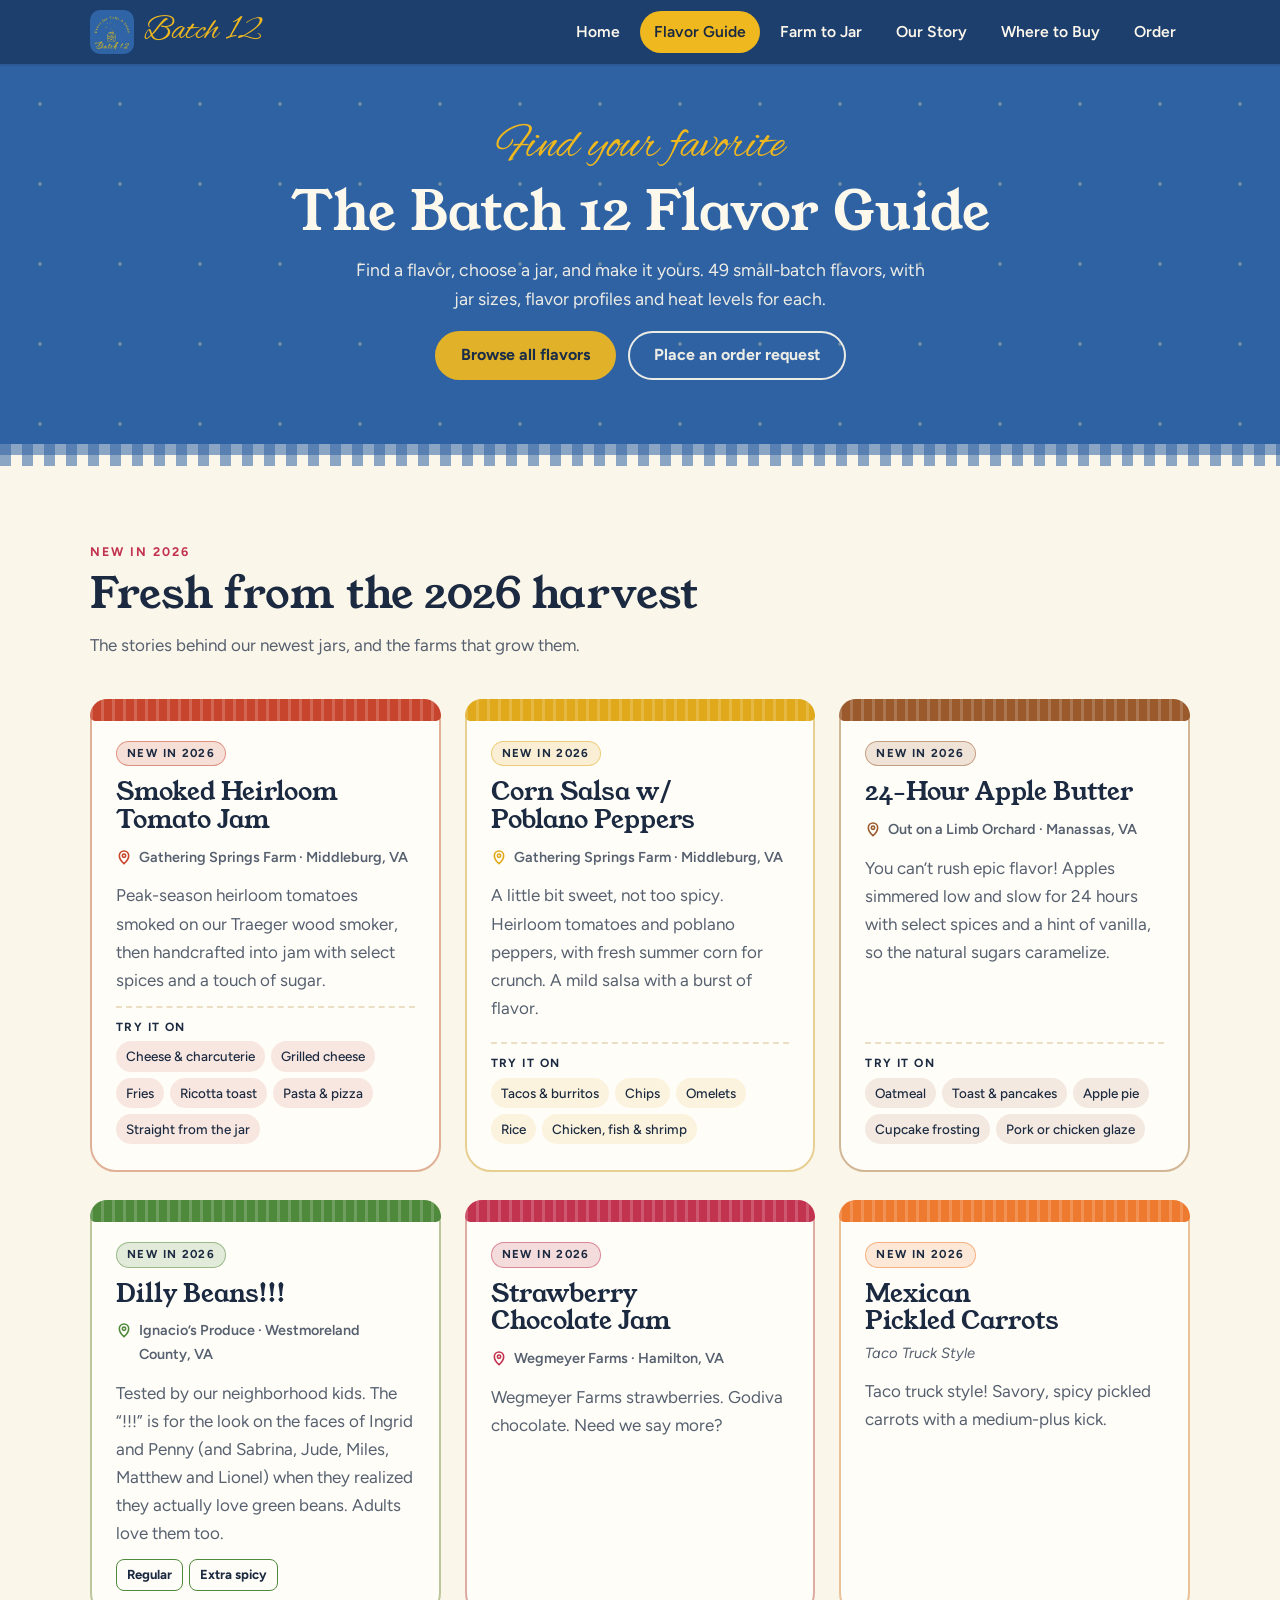
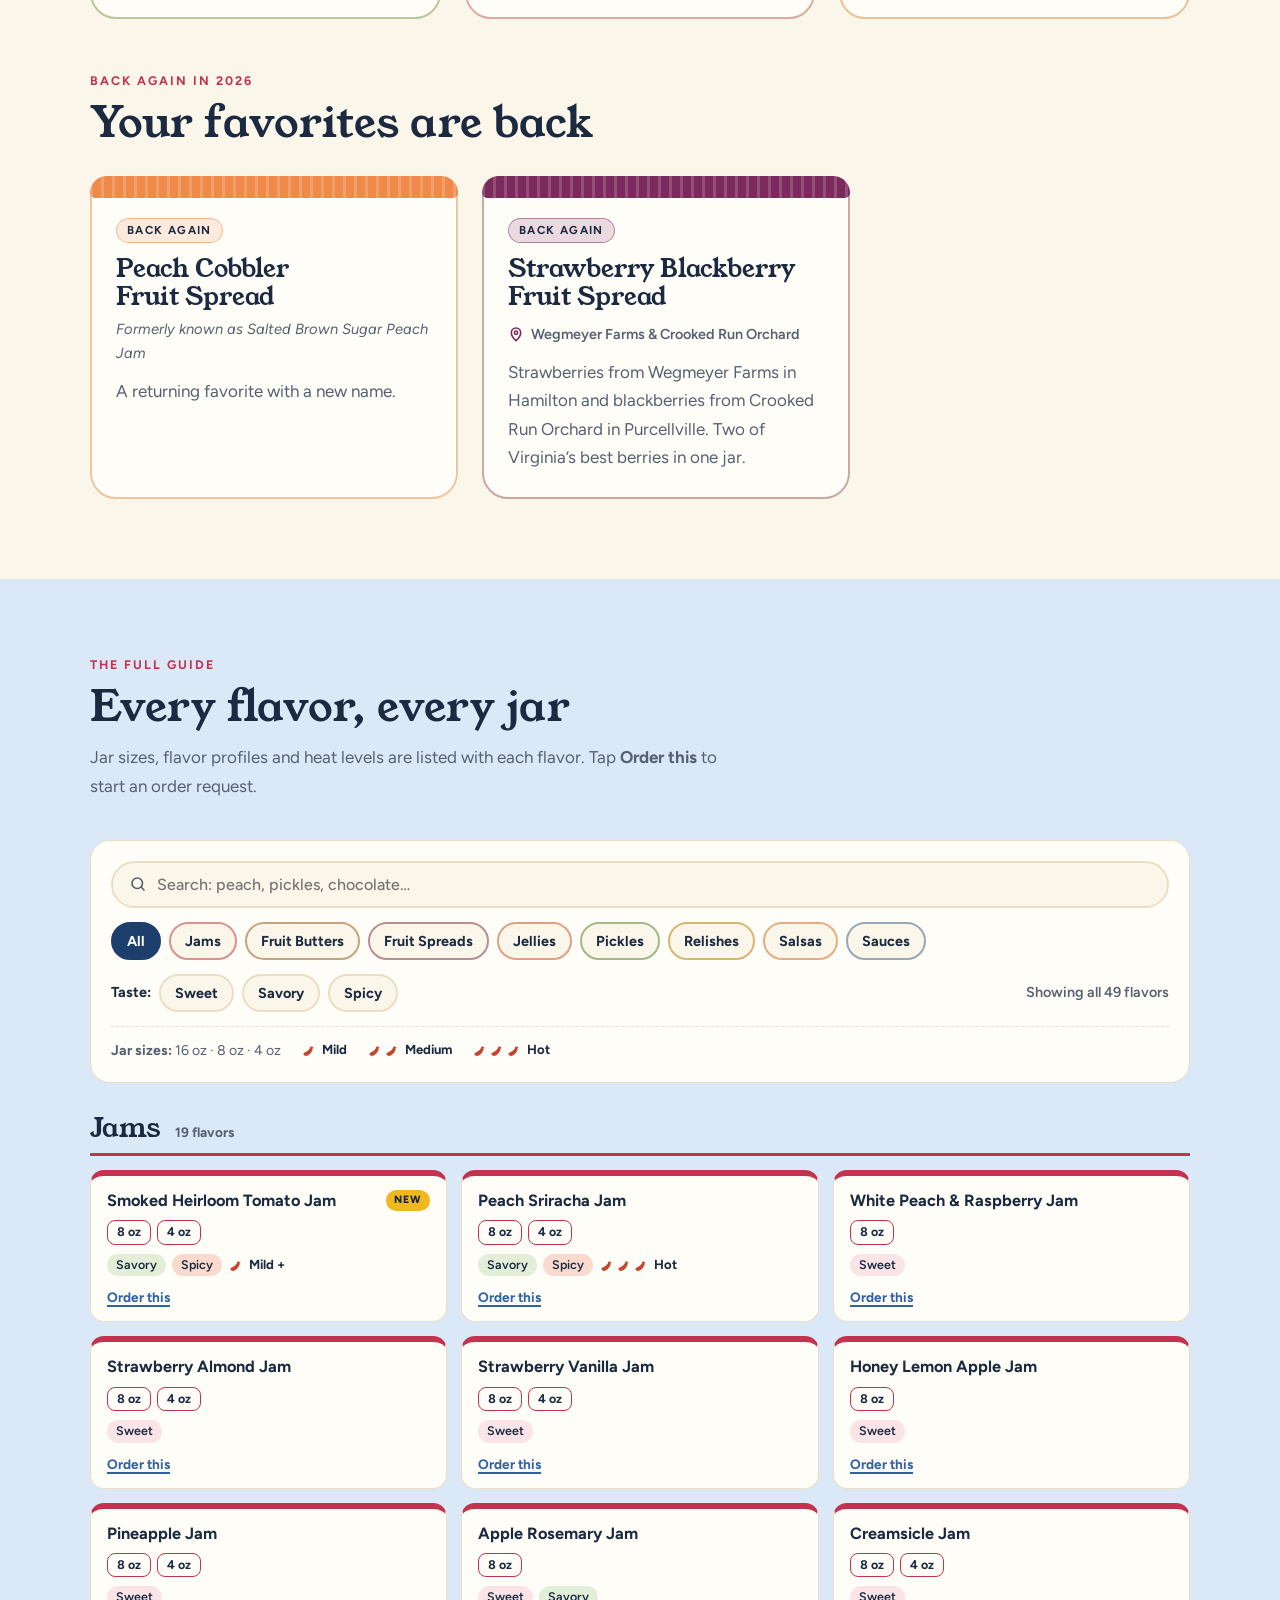
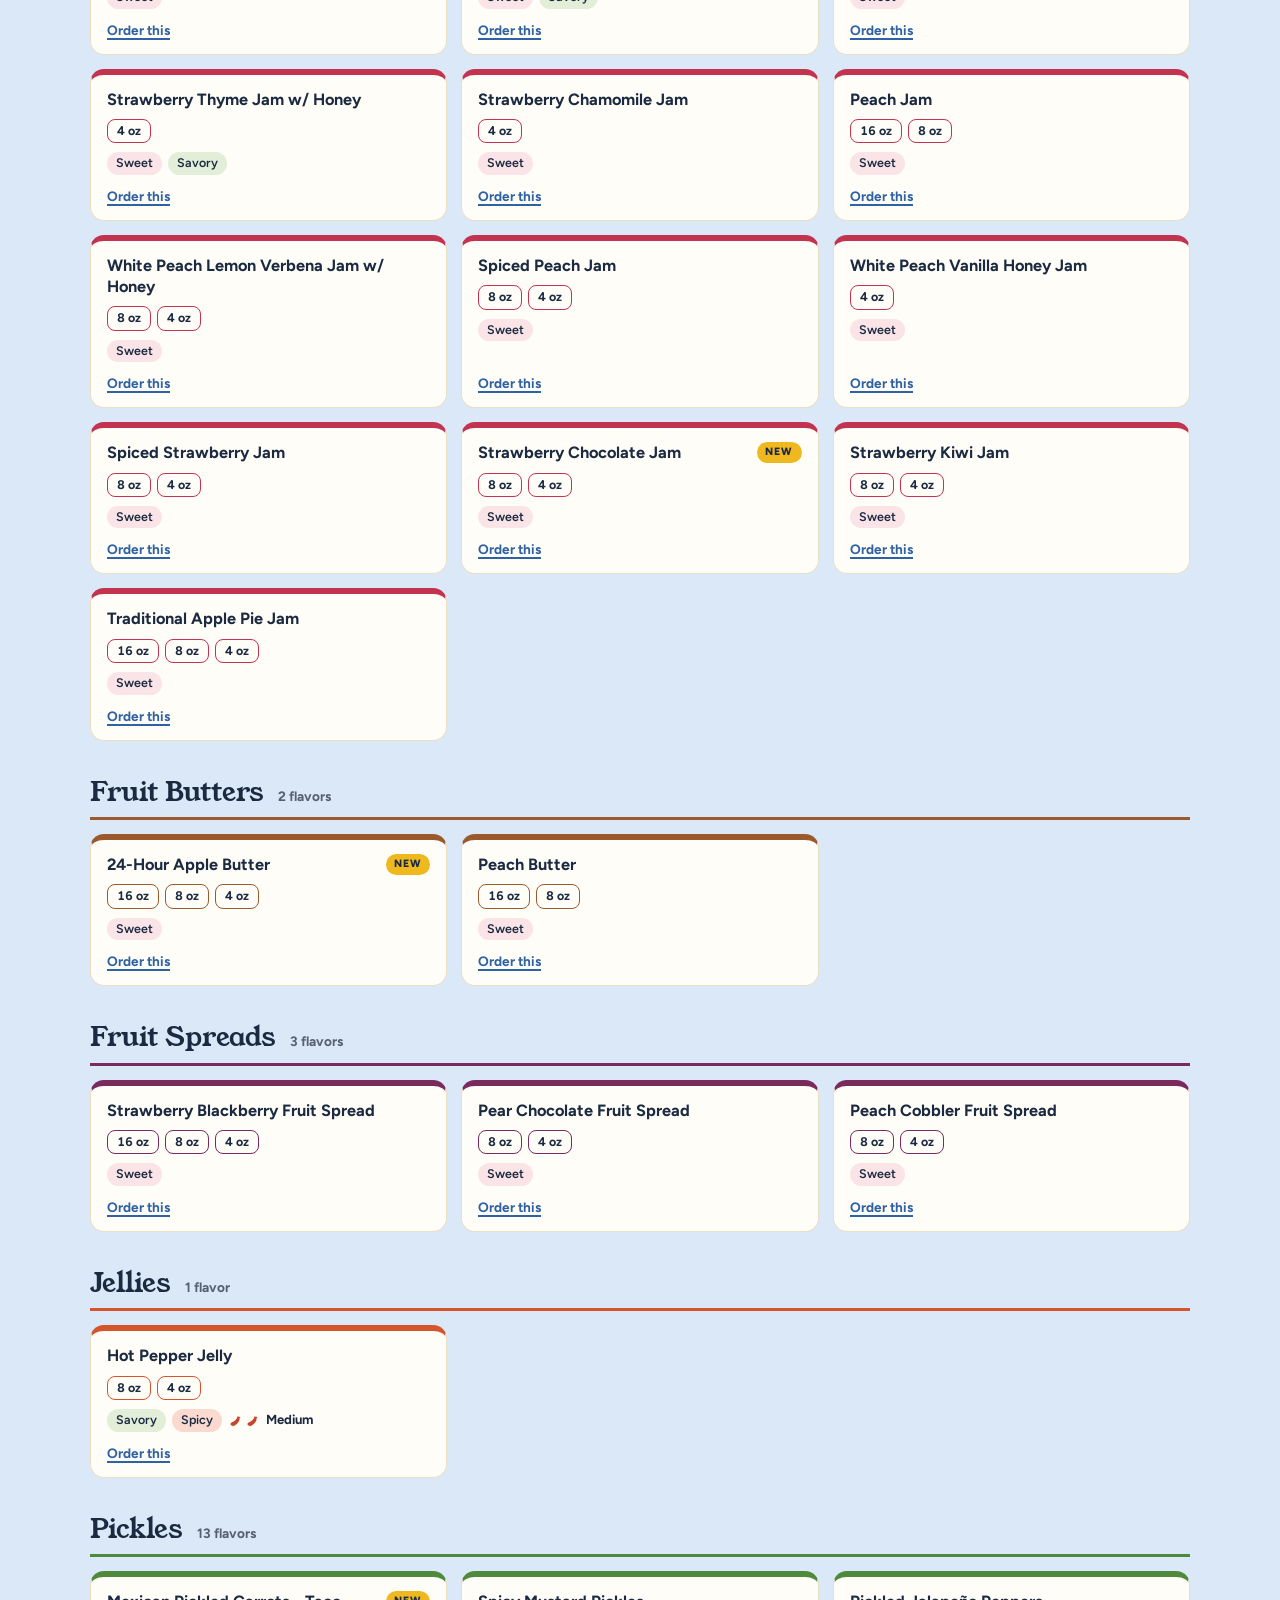
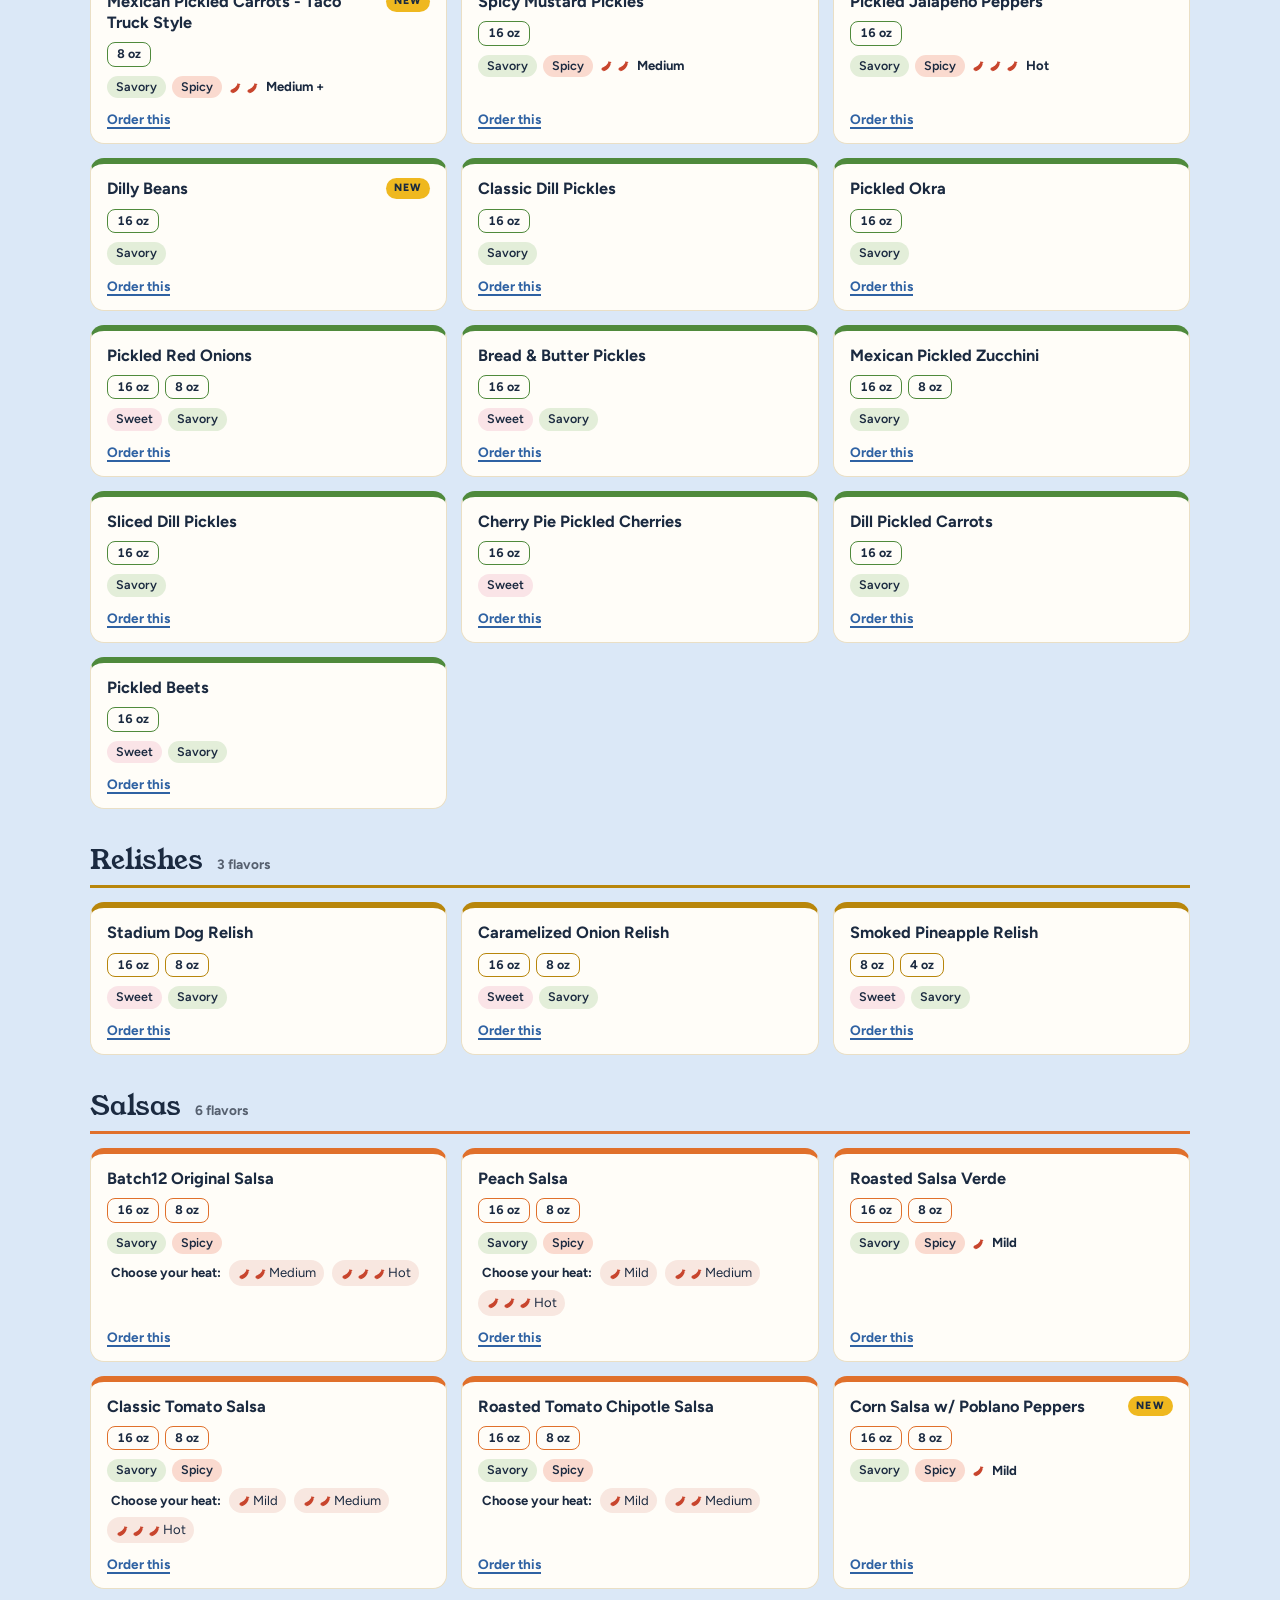
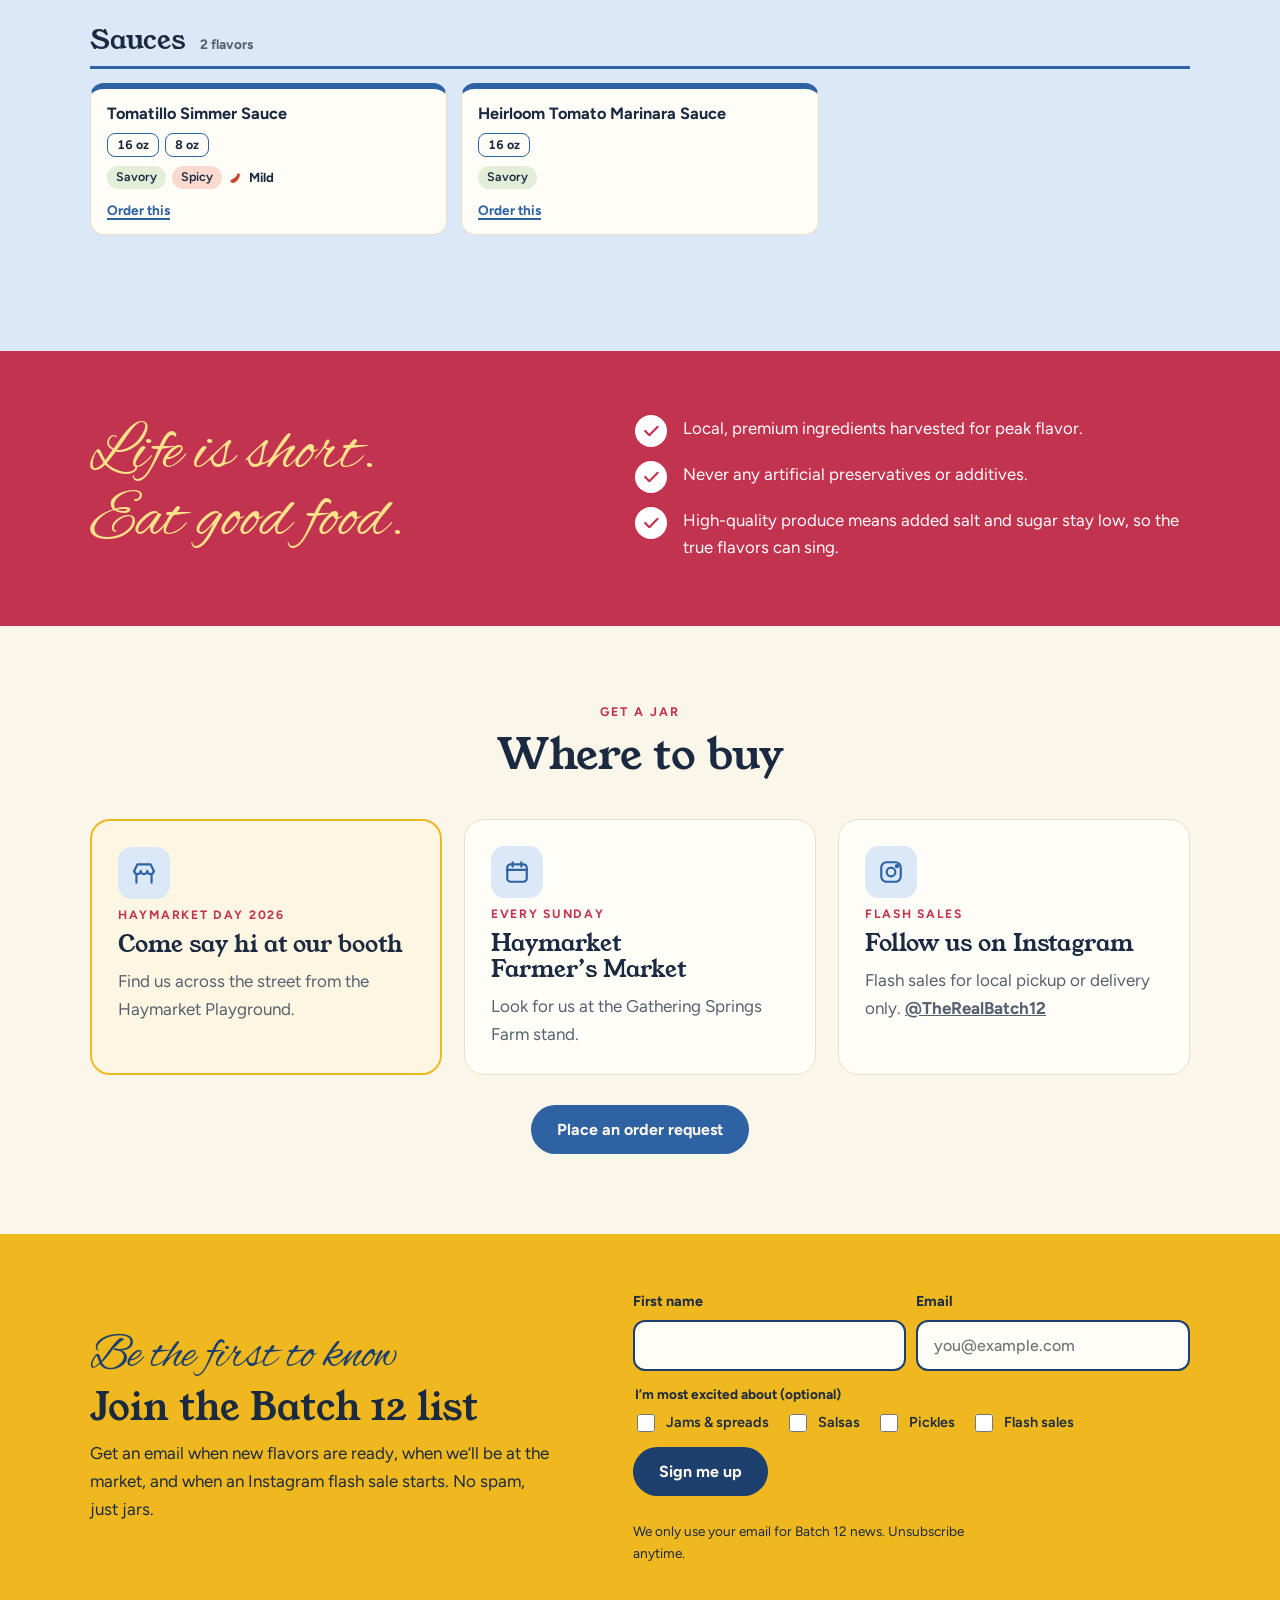
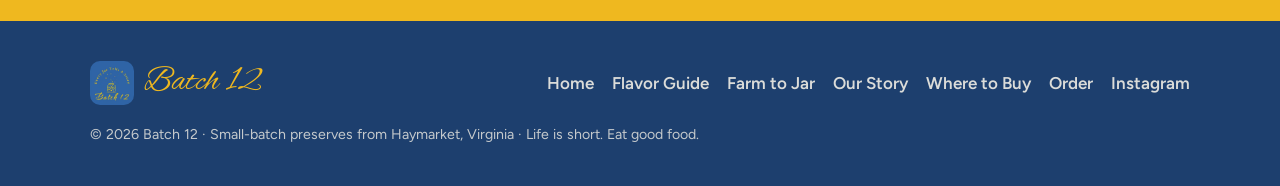
<file: flavors.html>
<!doctype html>
<html lang="en">
<head>
<meta charset="utf-8">
<meta name="viewport" content="width=device-width, initial-scale=1, viewport-fit=cover">
<title>Flavor Guide · Batch 12</title>
<meta name="description" content="Batch 12: small-batch jams, salsas and pickles made with local Virginia produce in Haymarket, VA.">
<link rel="preconnect" href="https://fonts.googleapis.com">
<link rel="stylesheet" href="https://fonts.googleapis.com/css2?family=Alex+Brush&family=Young+Serif&family=Figtree:wght@400;500;600;700&display=swap">
<link rel="stylesheet" href="styles.css">
</head>
<body>
<header class="top"><div class="wrap nav">
  <a class="brand" href="index.html"><img src="logo.jpg" alt="Batch 12 logo"><span>Batch 12</span></a>
  <nav aria-label="Main"><ul><li><a href="index.html">Home</a></li><li><a href="flavors.html" aria-current="page">Flavor Guide</a></li><li><a href="farm-to-jar.html">Farm to Jar</a></li><li><a href="story.html">Our Story</a></li><li><a href="find-us.html">Where to Buy</a></li><li><a href="order.html">Order</a></li></ul></nav>
</div></header>
<main>
<section class="page-hero on-lid"><div class="wrap">
  <span class="script">Find your favorite</span><h1>The Batch 12 Flavor Guide</h1>
  <p>Find a flavor, choose a jar, and make it yours. 49 small-batch flavors, with jar sizes, flavor profiles and heat levels for each.</p>
  <p class="cta-row" style="justify-content:center;margin-top:6px"><a class="btn btn-gold" href="#guide">Browse all flavors</a><a class="btn btn-ghost" href="order.html">Place an order request</a></p>
</div></section>
<div class="gingham"></div>
<section class="block"><div class="wrap">
  <div class="head"><span class="eyebrow">New in 2026</span><h2>Fresh from the 2026 harvest</h2><p>The stories behind our newest jars, and the farms that grow them.</p></div>
  <div class="flavors"><article class="flavor" style="--c:#c8452d"><div class="lid"></div>
  <span class="badge">New in 2026</span><h3>Smoked Heirloom Tomato Jam</h3><p class="farm"><svg width="16" height="16" viewBox="0 0 24 24" fill="none" stroke="currentColor" stroke-width="2.4" stroke-linecap="round"><path d="M12 22s7-6.2 7-12a7 7 0 10-14 0c0 5.8 7 12 7 12z"/><circle cx="12" cy="10" r="2.5"/></svg><span>Gathering Springs Farm · Middleburg, VA</span></p><p class="desc">Peak-season heirloom tomatoes smoked on our Traeger wood smoker, then handcrafted into jam with select spices and a touch of sugar.</p><div class="try"><b>Try it on</b><ul><li>Cheese &amp; charcuterie</li><li>Grilled cheese</li><li>Fries</li><li>Ricotta toast</li><li>Pasta &amp; pizza</li><li>Straight from the jar</li></ul></div></article><article class="flavor" style="--c:#e0a91b"><div class="lid"></div>
  <span class="badge">New in 2026</span><h3>Corn Salsa w/ Poblano Peppers</h3><p class="farm"><svg width="16" height="16" viewBox="0 0 24 24" fill="none" stroke="currentColor" stroke-width="2.4" stroke-linecap="round"><path d="M12 22s7-6.2 7-12a7 7 0 10-14 0c0 5.8 7 12 7 12z"/><circle cx="12" cy="10" r="2.5"/></svg><span>Gathering Springs Farm · Middleburg, VA</span></p><p class="desc">A little bit sweet, not too spicy. Heirloom tomatoes and poblano peppers, with fresh summer corn for crunch. A mild salsa with a burst of flavor.</p><div class="try"><b>Try it on</b><ul><li>Tacos &amp; burritos</li><li>Chips</li><li>Omelets</li><li>Rice</li><li>Chicken, fish &amp; shrimp</li></ul></div></article><article class="flavor" style="--c:#9a5a2c"><div class="lid"></div>
  <span class="badge">New in 2026</span><h3>24-Hour Apple Butter</h3><p class="farm"><svg width="16" height="16" viewBox="0 0 24 24" fill="none" stroke="currentColor" stroke-width="2.4" stroke-linecap="round"><path d="M12 22s7-6.2 7-12a7 7 0 10-14 0c0 5.8 7 12 7 12z"/><circle cx="12" cy="10" r="2.5"/></svg><span>Out on a Limb Orchard · Manassas, VA</span></p><p class="desc">You can’t rush epic flavor! Apples simmered low and slow for 24 hours with select spices and a hint of vanilla, so the natural sugars caramelize.</p><div class="try"><b>Try it on</b><ul><li>Oatmeal</li><li>Toast &amp; pancakes</li><li>Apple pie</li><li>Cupcake frosting</li><li>Pork or chicken glaze</li></ul></div></article><article class="flavor" style="--c:#4f8a3c"><div class="lid"></div>
  <span class="badge">New in 2026</span><h3>Dilly Beans!!!</h3><p class="farm"><svg width="16" height="16" viewBox="0 0 24 24" fill="none" stroke="currentColor" stroke-width="2.4" stroke-linecap="round"><path d="M12 22s7-6.2 7-12a7 7 0 10-14 0c0 5.8 7 12 7 12z"/><circle cx="12" cy="10" r="2.5"/></svg><span>Ignacio’s Produce · Westmoreland County, VA</span></p><p class="desc">Tested by our neighborhood kids. The “!!!” is for the look on the faces of Ingrid and Penny (and Sabrina, Jude, Miles, Matthew and Lionel) when they realized they actually love green beans. Adults love them too.</p><div class="spice"><span>Regular</span><span>Extra spicy</span></div></article><article class="flavor" style="--c:#c2334f"><div class="lid"></div>
  <span class="badge">New in 2026</span><h3>Strawberry Chocolate Jam</h3><p class="farm"><svg width="16" height="16" viewBox="0 0 24 24" fill="none" stroke="currentColor" stroke-width="2.4" stroke-linecap="round"><path d="M12 22s7-6.2 7-12a7 7 0 10-14 0c0 5.8 7 12 7 12z"/><circle cx="12" cy="10" r="2.5"/></svg><span>Wegmeyer Farms · Hamilton, VA</span></p><p class="desc">Wegmeyer Farms strawberries. Godiva chocolate. Need we say more?</p></article><article class="flavor" style="--c:#ee7a2f"><div class="lid"></div>
  <span class="badge">New in 2026</span><h3>Mexican Pickled Carrots</h3><p class="aka">Taco Truck Style</p><p class="desc">Taco truck style! Savory, spicy pickled carrots with a medium-plus kick.</p></article></div>
  <div class="head" style="margin-top:56px;margin-bottom:28px"><span class="eyebrow">Back again in 2026</span><h2>Your favorites are back</h2></div>
  <div class="flavors two"><article class="flavor" style="--c:#f08a4b"><div class="lid"></div>
  <span class="badge">Back again</span><h3>Peach Cobbler Fruit Spread</h3><p class="aka">Formerly known as Salted Brown Sugar Peach Jam</p><p class="desc">A returning favorite with a new name.</p></article><article class="flavor" style="--c:#7a2a5c"><div class="lid"></div>
  <span class="badge">Back again</span><h3>Strawberry Blackberry Fruit Spread</h3><p class="farm"><svg width="16" height="16" viewBox="0 0 24 24" fill="none" stroke="currentColor" stroke-width="2.4" stroke-linecap="round"><path d="M12 22s7-6.2 7-12a7 7 0 10-14 0c0 5.8 7 12 7 12z"/><circle cx="12" cy="10" r="2.5"/></svg><span>Wegmeyer Farms &amp; Crooked Run Orchard</span></p><p class="desc">Strawberries from Wegmeyer Farms in Hamilton and blackberries from Crooked Run Orchard in Purcellville. Two of Virginia’s best berries in one jar.</p></article></div>
</div></section>
<section class="block tint" id="guide"><div class="wrap">
  <div class="head"><span class="eyebrow">The full guide</span><h2>Every flavor, every jar</h2>
  <p>Jar sizes, flavor profiles and heat levels are listed with each flavor. Tap <b>Order this</b> to start an order request.</p></div>
  <div class="g-tools">
    <label class="g-search" for="g-q"><span class="sr">Search flavors</span>
      <svg viewBox="0 0 24 24" width="18" height="18" fill="none" stroke="currentColor" stroke-width="2.2" stroke-linecap="round" aria-hidden="true"><circle cx="11" cy="11" r="7"/><path d="M20 20l-4-4"/></svg>
      <input type="search" id="g-q" placeholder="Search: peach, pickles, chocolate…" autocomplete="off"></label>
    <div class="g-chips" role="group" aria-label="Category"><button type="button" class="chip on" data-filter="all" aria-pressed="true">All</button><button type="button" class="chip" data-filter="jams" aria-pressed="false" style="--c:#c2334f">Jams</button><button type="button" class="chip" data-filter="fruit-butters" aria-pressed="false" style="--c:#9a5a2c">Fruit Butters</button><button type="button" class="chip" data-filter="fruit-spreads" aria-pressed="false" style="--c:#7a2a5c">Fruit Spreads</button><button type="button" class="chip" data-filter="jellies" aria-pressed="false" style="--c:#d4542c">Jellies</button><button type="button" class="chip" data-filter="pickles" aria-pressed="false" style="--c:#4f8a3c">Pickles</button><button type="button" class="chip" data-filter="relishes" aria-pressed="false" style="--c:#b8860b">Relishes</button><button type="button" class="chip" data-filter="salsas" aria-pressed="false" style="--c:#e0702b">Salsas</button><button type="button" class="chip" data-filter="sauces" aria-pressed="false" style="--c:#2f62a3">Sauces</button></div>
    <div class="g-prof" role="group" aria-label="Flavor profile">
      <span>Taste:</span>
      <button type="button" class="pchip" data-prof="sweet" aria-pressed="false">Sweet</button>
      <button type="button" class="pchip" data-prof="savory" aria-pressed="false">Savory</button>
      <button type="button" class="pchip" data-prof="spicy" aria-pressed="false">Spicy</button>
      <span class="g-status" id="g-status" aria-live="polite">Showing all 49 flavors</span>
    </div>
    <div class="g-legend"><span><b>Jar sizes:</b> 16 oz · 8 oz · 4 oz</span><span class="heat"><svg class="chili" viewBox="0 0 24 24" width="15" height="15" aria-hidden="true"><path d="M7 20c-2 0-3-1-3-2.5C4 15 9 14 12 11c2-2 3-4 3-6l2 1c1.5-.5 2.5 0 3 1l-1.5 1c.5 3-1 6-4 9-2.5 2.5-5.5 4-7.5 4z" fill="currentColor"/></svg><b>Mild</b></span><span class="heat"><svg class="chili" viewBox="0 0 24 24" width="15" height="15" aria-hidden="true"><path d="M7 20c-2 0-3-1-3-2.5C4 15 9 14 12 11c2-2 3-4 3-6l2 1c1.5-.5 2.5 0 3 1l-1.5 1c.5 3-1 6-4 9-2.5 2.5-5.5 4-7.5 4z" fill="currentColor"/></svg><svg class="chili" viewBox="0 0 24 24" width="15" height="15" aria-hidden="true"><path d="M7 20c-2 0-3-1-3-2.5C4 15 9 14 12 11c2-2 3-4 3-6l2 1c1.5-.5 2.5 0 3 1l-1.5 1c.5 3-1 6-4 9-2.5 2.5-5.5 4-7.5 4z" fill="currentColor"/></svg><b>Medium</b></span><span class="heat"><svg class="chili" viewBox="0 0 24 24" width="15" height="15" aria-hidden="true"><path d="M7 20c-2 0-3-1-3-2.5C4 15 9 14 12 11c2-2 3-4 3-6l2 1c1.5-.5 2.5 0 3 1l-1.5 1c.5 3-1 6-4 9-2.5 2.5-5.5 4-7.5 4z" fill="currentColor"/></svg><svg class="chili" viewBox="0 0 24 24" width="15" height="15" aria-hidden="true"><path d="M7 20c-2 0-3-1-3-2.5C4 15 9 14 12 11c2-2 3-4 3-6l2 1c1.5-.5 2.5 0 3 1l-1.5 1c.5 3-1 6-4 9-2.5 2.5-5.5 4-7.5 4z" fill="currentColor"/></svg><svg class="chili" viewBox="0 0 24 24" width="15" height="15" aria-hidden="true"><path d="M7 20c-2 0-3-1-3-2.5C4 15 9 14 12 11c2-2 3-4 3-6l2 1c1.5-.5 2.5 0 3 1l-1.5 1c.5 3-1 6-4 9-2.5 2.5-5.5 4-7.5 4z" fill="currentColor"/></svg><b>Hot</b></span></div>
  </div>
  <div id="g-list"><section class="g-cat" id="cat-jams" data-cat="jams" style="--c:#c2334f"><div class="g-head"><h3>Jams</h3><span class="g-count">19 flavors</span></div><div class="g-grid"><article class="g-item" data-name="smoked heirloom tomato jam" data-prof="savory spicy" style="--c:#c2334f"><div class="g-top"><h4>Smoked Heirloom Tomato Jam</h4><span class="newb">New</span></div><div class="g-sizes"><span class="oz">8 oz</span><span class="oz">4 oz</span></div><div class="g-tags"><span class="tag t-savory">Savory</span><span class="tag t-spicy">Spicy</span><span class="heat" title="Mild plus heat"><svg class="chili" viewBox="0 0 24 24" width="15" height="15" aria-hidden="true"><path d="M7 20c-2 0-3-1-3-2.5C4 15 9 14 12 11c2-2 3-4 3-6l2 1c1.5-.5 2.5 0 3 1l-1.5 1c.5 3-1 6-4 9-2.5 2.5-5.5 4-7.5 4z" fill="currentColor"/></svg><b>Mild +</b></span></div><a class="g-add" href="order.html#smoked-heirloom-tomato-jam">Order this</a></article><article class="g-item" data-name="peach sriracha jam" data-prof="savory spicy" style="--c:#c2334f"><div class="g-top"><h4>Peach Sriracha Jam</h4></div><div class="g-sizes"><span class="oz">8 oz</span><span class="oz">4 oz</span></div><div class="g-tags"><span class="tag t-savory">Savory</span><span class="tag t-spicy">Spicy</span><span class="heat" title="Hot heat"><svg class="chili" viewBox="0 0 24 24" width="15" height="15" aria-hidden="true"><path d="M7 20c-2 0-3-1-3-2.5C4 15 9 14 12 11c2-2 3-4 3-6l2 1c1.5-.5 2.5 0 3 1l-1.5 1c.5 3-1 6-4 9-2.5 2.5-5.5 4-7.5 4z" fill="currentColor"/></svg><svg class="chili" viewBox="0 0 24 24" width="15" height="15" aria-hidden="true"><path d="M7 20c-2 0-3-1-3-2.5C4 15 9 14 12 11c2-2 3-4 3-6l2 1c1.5-.5 2.5 0 3 1l-1.5 1c.5 3-1 6-4 9-2.5 2.5-5.5 4-7.5 4z" fill="currentColor"/></svg><svg class="chili" viewBox="0 0 24 24" width="15" height="15" aria-hidden="true"><path d="M7 20c-2 0-3-1-3-2.5C4 15 9 14 12 11c2-2 3-4 3-6l2 1c1.5-.5 2.5 0 3 1l-1.5 1c.5 3-1 6-4 9-2.5 2.5-5.5 4-7.5 4z" fill="currentColor"/></svg><b>Hot</b></span></div><a class="g-add" href="order.html#peach-sriracha-jam">Order this</a></article><article class="g-item" data-name="white peach &amp; raspberry jam" data-prof="sweet" style="--c:#c2334f"><div class="g-top"><h4>White Peach &amp; Raspberry Jam</h4></div><div class="g-sizes"><span class="oz">8 oz</span></div><div class="g-tags"><span class="tag t-sweet">Sweet</span></div><a class="g-add" href="order.html#white-peach-and-raspberry-jam">Order this</a></article><article class="g-item" data-name="strawberry almond jam" data-prof="sweet" style="--c:#c2334f"><div class="g-top"><h4>Strawberry Almond Jam</h4></div><div class="g-sizes"><span class="oz">8 oz</span><span class="oz">4 oz</span></div><div class="g-tags"><span class="tag t-sweet">Sweet</span></div><a class="g-add" href="order.html#strawberry-almond-jam">Order this</a></article><article class="g-item" data-name="strawberry vanilla jam" data-prof="sweet" style="--c:#c2334f"><div class="g-top"><h4>Strawberry Vanilla Jam</h4></div><div class="g-sizes"><span class="oz">8 oz</span><span class="oz">4 oz</span></div><div class="g-tags"><span class="tag t-sweet">Sweet</span></div><a class="g-add" href="order.html#strawberry-vanilla-jam">Order this</a></article><article class="g-item" data-name="honey lemon apple jam" data-prof="sweet" style="--c:#c2334f"><div class="g-top"><h4>Honey Lemon Apple Jam</h4></div><div class="g-sizes"><span class="oz">8 oz</span></div><div class="g-tags"><span class="tag t-sweet">Sweet</span></div><a class="g-add" href="order.html#honey-lemon-apple-jam">Order this</a></article><article class="g-item" data-name="pineapple jam" data-prof="sweet" style="--c:#c2334f"><div class="g-top"><h4>Pineapple Jam</h4></div><div class="g-sizes"><span class="oz">8 oz</span><span class="oz">4 oz</span></div><div class="g-tags"><span class="tag t-sweet">Sweet</span></div><a class="g-add" href="order.html#pineapple-jam">Order this</a></article><article class="g-item" data-name="apple rosemary jam" data-prof="sweet savory" style="--c:#c2334f"><div class="g-top"><h4>Apple Rosemary Jam</h4></div><div class="g-sizes"><span class="oz">8 oz</span></div><div class="g-tags"><span class="tag t-sweet">Sweet</span><span class="tag t-savory">Savory</span></div><a class="g-add" href="order.html#apple-rosemary-jam">Order this</a></article><article class="g-item" data-name="creamsicle jam" data-prof="sweet" style="--c:#c2334f"><div class="g-top"><h4>Creamsicle Jam</h4></div><div class="g-sizes"><span class="oz">8 oz</span><span class="oz">4 oz</span></div><div class="g-tags"><span class="tag t-sweet">Sweet</span></div><a class="g-add" href="order.html#creamsicle-jam">Order this</a></article><article class="g-item" data-name="strawberry thyme jam w/ honey" data-prof="sweet savory" style="--c:#c2334f"><div class="g-top"><h4>Strawberry Thyme Jam w/ Honey</h4></div><div class="g-sizes"><span class="oz">4 oz</span></div><div class="g-tags"><span class="tag t-sweet">Sweet</span><span class="tag t-savory">Savory</span></div><a class="g-add" href="order.html#strawberry-thyme-jam-w-honey">Order this</a></article><article class="g-item" data-name="strawberry chamomile jam" data-prof="sweet" style="--c:#c2334f"><div class="g-top"><h4>Strawberry Chamomile Jam</h4></div><div class="g-sizes"><span class="oz">4 oz</span></div><div class="g-tags"><span class="tag t-sweet">Sweet</span></div><a class="g-add" href="order.html#strawberry-chamomile-jam">Order this</a></article><article class="g-item" data-name="peach jam" data-prof="sweet" style="--c:#c2334f"><div class="g-top"><h4>Peach Jam</h4></div><div class="g-sizes"><span class="oz">16 oz</span><span class="oz">8 oz</span></div><div class="g-tags"><span class="tag t-sweet">Sweet</span></div><a class="g-add" href="order.html#peach-jam">Order this</a></article><article class="g-item" data-name="white peach lemon verbena jam w/ honey" data-prof="sweet" style="--c:#c2334f"><div class="g-top"><h4>White Peach Lemon Verbena Jam w/ Honey</h4></div><div class="g-sizes"><span class="oz">8 oz</span><span class="oz">4 oz</span></div><div class="g-tags"><span class="tag t-sweet">Sweet</span></div><a class="g-add" href="order.html#white-peach-lemon-verbena-jam-w-honey">Order this</a></article><article class="g-item" data-name="spiced peach jam" data-prof="sweet" style="--c:#c2334f"><div class="g-top"><h4>Spiced Peach Jam</h4></div><div class="g-sizes"><span class="oz">8 oz</span><span class="oz">4 oz</span></div><div class="g-tags"><span class="tag t-sweet">Sweet</span></div><a class="g-add" href="order.html#spiced-peach-jam">Order this</a></article><article class="g-item" data-name="white peach vanilla honey jam" data-prof="sweet" style="--c:#c2334f"><div class="g-top"><h4>White Peach Vanilla Honey Jam</h4></div><div class="g-sizes"><span class="oz">4 oz</span></div><div class="g-tags"><span class="tag t-sweet">Sweet</span></div><a class="g-add" href="order.html#white-peach-vanilla-honey-jam">Order this</a></article><article class="g-item" data-name="spiced strawberry jam" data-prof="sweet" style="--c:#c2334f"><div class="g-top"><h4>Spiced Strawberry Jam</h4></div><div class="g-sizes"><span class="oz">8 oz</span><span class="oz">4 oz</span></div><div class="g-tags"><span class="tag t-sweet">Sweet</span></div><a class="g-add" href="order.html#spiced-strawberry-jam">Order this</a></article><article class="g-item" data-name="strawberry chocolate jam" data-prof="sweet" style="--c:#c2334f"><div class="g-top"><h4>Strawberry Chocolate Jam</h4><span class="newb">New</span></div><div class="g-sizes"><span class="oz">8 oz</span><span class="oz">4 oz</span></div><div class="g-tags"><span class="tag t-sweet">Sweet</span></div><a class="g-add" href="order.html#strawberry-chocolate-jam">Order this</a></article><article class="g-item" data-name="strawberry kiwi jam" data-prof="sweet" style="--c:#c2334f"><div class="g-top"><h4>Strawberry Kiwi Jam</h4></div><div class="g-sizes"><span class="oz">8 oz</span><span class="oz">4 oz</span></div><div class="g-tags"><span class="tag t-sweet">Sweet</span></div><a class="g-add" href="order.html#strawberry-kiwi-jam">Order this</a></article><article class="g-item" data-name="traditional apple pie jam" data-prof="sweet" style="--c:#c2334f"><div class="g-top"><h4>Traditional Apple Pie Jam</h4></div><div class="g-sizes"><span class="oz">16 oz</span><span class="oz">8 oz</span><span class="oz">4 oz</span></div><div class="g-tags"><span class="tag t-sweet">Sweet</span></div><a class="g-add" href="order.html#traditional-apple-pie-jam">Order this</a></article></div></section><section class="g-cat" id="cat-fruit-butters" data-cat="fruit-butters" style="--c:#9a5a2c"><div class="g-head"><h3>Fruit Butters</h3><span class="g-count">2 flavors</span></div><div class="g-grid"><article class="g-item" data-name="24-hour apple butter" data-prof="sweet" style="--c:#9a5a2c"><div class="g-top"><h4>24-Hour Apple Butter</h4><span class="newb">New</span></div><div class="g-sizes"><span class="oz">16 oz</span><span class="oz">8 oz</span><span class="oz">4 oz</span></div><div class="g-tags"><span class="tag t-sweet">Sweet</span></div><a class="g-add" href="order.html#24-hour-apple-butter">Order this</a></article><article class="g-item" data-name="peach butter" data-prof="sweet" style="--c:#9a5a2c"><div class="g-top"><h4>Peach Butter</h4></div><div class="g-sizes"><span class="oz">16 oz</span><span class="oz">8 oz</span></div><div class="g-tags"><span class="tag t-sweet">Sweet</span></div><a class="g-add" href="order.html#peach-butter">Order this</a></article></div></section><section class="g-cat" id="cat-fruit-spreads" data-cat="fruit-spreads" style="--c:#7a2a5c"><div class="g-head"><h3>Fruit Spreads</h3><span class="g-count">3 flavors</span></div><div class="g-grid"><article class="g-item" data-name="strawberry blackberry fruit spread" data-prof="sweet" style="--c:#7a2a5c"><div class="g-top"><h4>Strawberry Blackberry Fruit Spread</h4></div><div class="g-sizes"><span class="oz">16 oz</span><span class="oz">8 oz</span><span class="oz">4 oz</span></div><div class="g-tags"><span class="tag t-sweet">Sweet</span></div><a class="g-add" href="order.html#strawberry-blackberry-fruit-spread">Order this</a></article><article class="g-item" data-name="pear chocolate fruit spread" data-prof="sweet" style="--c:#7a2a5c"><div class="g-top"><h4>Pear Chocolate Fruit Spread</h4></div><div class="g-sizes"><span class="oz">8 oz</span><span class="oz">4 oz</span></div><div class="g-tags"><span class="tag t-sweet">Sweet</span></div><a class="g-add" href="order.html#pear-chocolate-fruit-spread">Order this</a></article><article class="g-item" data-name="peach cobbler fruit spread" data-prof="sweet" style="--c:#7a2a5c"><div class="g-top"><h4>Peach Cobbler Fruit Spread</h4></div><div class="g-sizes"><span class="oz">8 oz</span><span class="oz">4 oz</span></div><div class="g-tags"><span class="tag t-sweet">Sweet</span></div><a class="g-add" href="order.html#peach-cobbler-fruit-spread">Order this</a></article></div></section><section class="g-cat" id="cat-jellies" data-cat="jellies" style="--c:#d4542c"><div class="g-head"><h3>Jellies</h3><span class="g-count">1 flavor</span></div><div class="g-grid"><article class="g-item" data-name="hot pepper jelly" data-prof="savory spicy" style="--c:#d4542c"><div class="g-top"><h4>Hot Pepper Jelly</h4></div><div class="g-sizes"><span class="oz">8 oz</span><span class="oz">4 oz</span></div><div class="g-tags"><span class="tag t-savory">Savory</span><span class="tag t-spicy">Spicy</span><span class="heat" title="Medium heat"><svg class="chili" viewBox="0 0 24 24" width="15" height="15" aria-hidden="true"><path d="M7 20c-2 0-3-1-3-2.5C4 15 9 14 12 11c2-2 3-4 3-6l2 1c1.5-.5 2.5 0 3 1l-1.5 1c.5 3-1 6-4 9-2.5 2.5-5.5 4-7.5 4z" fill="currentColor"/></svg><svg class="chili" viewBox="0 0 24 24" width="15" height="15" aria-hidden="true"><path d="M7 20c-2 0-3-1-3-2.5C4 15 9 14 12 11c2-2 3-4 3-6l2 1c1.5-.5 2.5 0 3 1l-1.5 1c.5 3-1 6-4 9-2.5 2.5-5.5 4-7.5 4z" fill="currentColor"/></svg><b>Medium</b></span></div><a class="g-add" href="order.html#hot-pepper-jelly">Order this</a></article></div></section><section class="g-cat" id="cat-pickles" data-cat="pickles" style="--c:#4f8a3c"><div class="g-head"><h3>Pickles</h3><span class="g-count">13 flavors</span></div><div class="g-grid"><article class="g-item" data-name="mexican pickled carrots - taco truck style" data-prof="savory spicy" style="--c:#4f8a3c"><div class="g-top"><h4>Mexican Pickled Carrots - Taco Truck Style</h4><span class="newb">New</span></div><div class="g-sizes"><span class="oz">8 oz</span></div><div class="g-tags"><span class="tag t-savory">Savory</span><span class="tag t-spicy">Spicy</span><span class="heat" title="Medium plus heat"><svg class="chili" viewBox="0 0 24 24" width="15" height="15" aria-hidden="true"><path d="M7 20c-2 0-3-1-3-2.5C4 15 9 14 12 11c2-2 3-4 3-6l2 1c1.5-.5 2.5 0 3 1l-1.5 1c.5 3-1 6-4 9-2.5 2.5-5.5 4-7.5 4z" fill="currentColor"/></svg><svg class="chili" viewBox="0 0 24 24" width="15" height="15" aria-hidden="true"><path d="M7 20c-2 0-3-1-3-2.5C4 15 9 14 12 11c2-2 3-4 3-6l2 1c1.5-.5 2.5 0 3 1l-1.5 1c.5 3-1 6-4 9-2.5 2.5-5.5 4-7.5 4z" fill="currentColor"/></svg><b>Medium +</b></span></div><a class="g-add" href="order.html#mexican-pickled-carrots-taco-truck-style">Order this</a></article><article class="g-item" data-name="spicy mustard pickles" data-prof="savory spicy" style="--c:#4f8a3c"><div class="g-top"><h4>Spicy Mustard Pickles</h4></div><div class="g-sizes"><span class="oz">16 oz</span></div><div class="g-tags"><span class="tag t-savory">Savory</span><span class="tag t-spicy">Spicy</span><span class="heat" title="Medium heat"><svg class="chili" viewBox="0 0 24 24" width="15" height="15" aria-hidden="true"><path d="M7 20c-2 0-3-1-3-2.5C4 15 9 14 12 11c2-2 3-4 3-6l2 1c1.5-.5 2.5 0 3 1l-1.5 1c.5 3-1 6-4 9-2.5 2.5-5.5 4-7.5 4z" fill="currentColor"/></svg><svg class="chili" viewBox="0 0 24 24" width="15" height="15" aria-hidden="true"><path d="M7 20c-2 0-3-1-3-2.5C4 15 9 14 12 11c2-2 3-4 3-6l2 1c1.5-.5 2.5 0 3 1l-1.5 1c.5 3-1 6-4 9-2.5 2.5-5.5 4-7.5 4z" fill="currentColor"/></svg><b>Medium</b></span></div><a class="g-add" href="order.html#spicy-mustard-pickles">Order this</a></article><article class="g-item" data-name="pickled jalapeño peppers" data-prof="savory spicy" style="--c:#4f8a3c"><div class="g-top"><h4>Pickled Jalapeño Peppers</h4></div><div class="g-sizes"><span class="oz">16 oz</span></div><div class="g-tags"><span class="tag t-savory">Savory</span><span class="tag t-spicy">Spicy</span><span class="heat" title="Hot heat"><svg class="chili" viewBox="0 0 24 24" width="15" height="15" aria-hidden="true"><path d="M7 20c-2 0-3-1-3-2.5C4 15 9 14 12 11c2-2 3-4 3-6l2 1c1.5-.5 2.5 0 3 1l-1.5 1c.5 3-1 6-4 9-2.5 2.5-5.5 4-7.5 4z" fill="currentColor"/></svg><svg class="chili" viewBox="0 0 24 24" width="15" height="15" aria-hidden="true"><path d="M7 20c-2 0-3-1-3-2.5C4 15 9 14 12 11c2-2 3-4 3-6l2 1c1.5-.5 2.5 0 3 1l-1.5 1c.5 3-1 6-4 9-2.5 2.5-5.5 4-7.5 4z" fill="currentColor"/></svg><svg class="chili" viewBox="0 0 24 24" width="15" height="15" aria-hidden="true"><path d="M7 20c-2 0-3-1-3-2.5C4 15 9 14 12 11c2-2 3-4 3-6l2 1c1.5-.5 2.5 0 3 1l-1.5 1c.5 3-1 6-4 9-2.5 2.5-5.5 4-7.5 4z" fill="currentColor"/></svg><b>Hot</b></span></div><a class="g-add" href="order.html#pickled-jalapeno-peppers">Order this</a></article><article class="g-item" data-name="dilly beans" data-prof="savory" style="--c:#4f8a3c"><div class="g-top"><h4>Dilly Beans</h4><span class="newb">New</span></div><div class="g-sizes"><span class="oz">16 oz</span></div><div class="g-tags"><span class="tag t-savory">Savory</span></div><a class="g-add" href="order.html#dilly-beans">Order this</a></article><article class="g-item" data-name="classic dill pickles" data-prof="savory" style="--c:#4f8a3c"><div class="g-top"><h4>Classic Dill Pickles</h4></div><div class="g-sizes"><span class="oz">16 oz</span></div><div class="g-tags"><span class="tag t-savory">Savory</span></div><a class="g-add" href="order.html#classic-dill-pickles">Order this</a></article><article class="g-item" data-name="pickled okra" data-prof="savory" style="--c:#4f8a3c"><div class="g-top"><h4>Pickled Okra</h4></div><div class="g-sizes"><span class="oz">16 oz</span></div><div class="g-tags"><span class="tag t-savory">Savory</span></div><a class="g-add" href="order.html#pickled-okra">Order this</a></article><article class="g-item" data-name="pickled red onions" data-prof="sweet savory" style="--c:#4f8a3c"><div class="g-top"><h4>Pickled Red Onions</h4></div><div class="g-sizes"><span class="oz">16 oz</span><span class="oz">8 oz</span></div><div class="g-tags"><span class="tag t-sweet">Sweet</span><span class="tag t-savory">Savory</span></div><a class="g-add" href="order.html#pickled-red-onions">Order this</a></article><article class="g-item" data-name="bread &amp; butter pickles" data-prof="sweet savory" style="--c:#4f8a3c"><div class="g-top"><h4>Bread &amp; Butter Pickles</h4></div><div class="g-sizes"><span class="oz">16 oz</span></div><div class="g-tags"><span class="tag t-sweet">Sweet</span><span class="tag t-savory">Savory</span></div><a class="g-add" href="order.html#bread-and-butter-pickles">Order this</a></article><article class="g-item" data-name="mexican pickled zucchini" data-prof="savory" style="--c:#4f8a3c"><div class="g-top"><h4>Mexican Pickled Zucchini</h4></div><div class="g-sizes"><span class="oz">16 oz</span><span class="oz">8 oz</span></div><div class="g-tags"><span class="tag t-savory">Savory</span></div><a class="g-add" href="order.html#mexican-pickled-zucchini">Order this</a></article><article class="g-item" data-name="sliced dill pickles" data-prof="savory" style="--c:#4f8a3c"><div class="g-top"><h4>Sliced Dill Pickles</h4></div><div class="g-sizes"><span class="oz">16 oz</span></div><div class="g-tags"><span class="tag t-savory">Savory</span></div><a class="g-add" href="order.html#sliced-dill-pickles">Order this</a></article><article class="g-item" data-name="cherry pie pickled cherries" data-prof="sweet" style="--c:#4f8a3c"><div class="g-top"><h4>Cherry Pie Pickled Cherries</h4></div><div class="g-sizes"><span class="oz">16 oz</span></div><div class="g-tags"><span class="tag t-sweet">Sweet</span></div><a class="g-add" href="order.html#cherry-pie-pickled-cherries">Order this</a></article><article class="g-item" data-name="dill pickled carrots" data-prof="savory" style="--c:#4f8a3c"><div class="g-top"><h4>Dill Pickled Carrots</h4></div><div class="g-sizes"><span class="oz">16 oz</span></div><div class="g-tags"><span class="tag t-savory">Savory</span></div><a class="g-add" href="order.html#dill-pickled-carrots">Order this</a></article><article class="g-item" data-name="pickled beets" data-prof="sweet savory" style="--c:#4f8a3c"><div class="g-top"><h4>Pickled Beets</h4></div><div class="g-sizes"><span class="oz">16 oz</span></div><div class="g-tags"><span class="tag t-sweet">Sweet</span><span class="tag t-savory">Savory</span></div><a class="g-add" href="order.html#pickled-beets">Order this</a></article></div></section><section class="g-cat" id="cat-relishes" data-cat="relishes" style="--c:#b8860b"><div class="g-head"><h3>Relishes</h3><span class="g-count">3 flavors</span></div><div class="g-grid"><article class="g-item" data-name="stadium dog relish" data-prof="sweet savory" style="--c:#b8860b"><div class="g-top"><h4>Stadium Dog Relish</h4></div><div class="g-sizes"><span class="oz">16 oz</span><span class="oz">8 oz</span></div><div class="g-tags"><span class="tag t-sweet">Sweet</span><span class="tag t-savory">Savory</span></div><a class="g-add" href="order.html#stadium-dog-relish">Order this</a></article><article class="g-item" data-name="caramelized onion relish" data-prof="sweet savory" style="--c:#b8860b"><div class="g-top"><h4>Caramelized Onion Relish</h4></div><div class="g-sizes"><span class="oz">16 oz</span><span class="oz">8 oz</span></div><div class="g-tags"><span class="tag t-sweet">Sweet</span><span class="tag t-savory">Savory</span></div><a class="g-add" href="order.html#caramelized-onion-relish">Order this</a></article><article class="g-item" data-name="smoked pineapple relish" data-prof="sweet savory" style="--c:#b8860b"><div class="g-top"><h4>Smoked Pineapple Relish</h4></div><div class="g-sizes"><span class="oz">8 oz</span><span class="oz">4 oz</span></div><div class="g-tags"><span class="tag t-sweet">Sweet</span><span class="tag t-savory">Savory</span></div><a class="g-add" href="order.html#smoked-pineapple-relish">Order this</a></article></div></section><section class="g-cat" id="cat-salsas" data-cat="salsas" style="--c:#e0702b"><div class="g-head"><h3>Salsas</h3><span class="g-count">6 flavors</span></div><div class="g-grid"><article class="g-item" data-name="batch12 original salsa" data-prof="savory spicy" style="--c:#e0702b"><div class="g-top"><h4>Batch12 Original Salsa</h4></div><div class="g-sizes"><span class="oz">16 oz</span><span class="oz">8 oz</span></div><div class="g-tags"><span class="tag t-savory">Savory</span><span class="tag t-spicy">Spicy</span><span class="heat multi"><b>Choose your heat:</b> <i><svg class="chili" viewBox="0 0 24 24" width="15" height="15" aria-hidden="true"><path d="M7 20c-2 0-3-1-3-2.5C4 15 9 14 12 11c2-2 3-4 3-6l2 1c1.5-.5 2.5 0 3 1l-1.5 1c.5 3-1 6-4 9-2.5 2.5-5.5 4-7.5 4z" fill="currentColor"/></svg><svg class="chili" viewBox="0 0 24 24" width="15" height="15" aria-hidden="true"><path d="M7 20c-2 0-3-1-3-2.5C4 15 9 14 12 11c2-2 3-4 3-6l2 1c1.5-.5 2.5 0 3 1l-1.5 1c.5 3-1 6-4 9-2.5 2.5-5.5 4-7.5 4z" fill="currentColor"/></svg>Medium</i> <i><svg class="chili" viewBox="0 0 24 24" width="15" height="15" aria-hidden="true"><path d="M7 20c-2 0-3-1-3-2.5C4 15 9 14 12 11c2-2 3-4 3-6l2 1c1.5-.5 2.5 0 3 1l-1.5 1c.5 3-1 6-4 9-2.5 2.5-5.5 4-7.5 4z" fill="currentColor"/></svg><svg class="chili" viewBox="0 0 24 24" width="15" height="15" aria-hidden="true"><path d="M7 20c-2 0-3-1-3-2.5C4 15 9 14 12 11c2-2 3-4 3-6l2 1c1.5-.5 2.5 0 3 1l-1.5 1c.5 3-1 6-4 9-2.5 2.5-5.5 4-7.5 4z" fill="currentColor"/></svg><svg class="chili" viewBox="0 0 24 24" width="15" height="15" aria-hidden="true"><path d="M7 20c-2 0-3-1-3-2.5C4 15 9 14 12 11c2-2 3-4 3-6l2 1c1.5-.5 2.5 0 3 1l-1.5 1c.5 3-1 6-4 9-2.5 2.5-5.5 4-7.5 4z" fill="currentColor"/></svg>Hot</i></span></div><a class="g-add" href="order.html#batch12-original-salsa">Order this</a></article><article class="g-item" data-name="peach salsa" data-prof="savory spicy" style="--c:#e0702b"><div class="g-top"><h4>Peach Salsa</h4></div><div class="g-sizes"><span class="oz">16 oz</span><span class="oz">8 oz</span></div><div class="g-tags"><span class="tag t-savory">Savory</span><span class="tag t-spicy">Spicy</span><span class="heat multi"><b>Choose your heat:</b> <i><svg class="chili" viewBox="0 0 24 24" width="15" height="15" aria-hidden="true"><path d="M7 20c-2 0-3-1-3-2.5C4 15 9 14 12 11c2-2 3-4 3-6l2 1c1.5-.5 2.5 0 3 1l-1.5 1c.5 3-1 6-4 9-2.5 2.5-5.5 4-7.5 4z" fill="currentColor"/></svg>Mild</i> <i><svg class="chili" viewBox="0 0 24 24" width="15" height="15" aria-hidden="true"><path d="M7 20c-2 0-3-1-3-2.5C4 15 9 14 12 11c2-2 3-4 3-6l2 1c1.5-.5 2.5 0 3 1l-1.5 1c.5 3-1 6-4 9-2.5 2.5-5.5 4-7.5 4z" fill="currentColor"/></svg><svg class="chili" viewBox="0 0 24 24" width="15" height="15" aria-hidden="true"><path d="M7 20c-2 0-3-1-3-2.5C4 15 9 14 12 11c2-2 3-4 3-6l2 1c1.5-.5 2.5 0 3 1l-1.5 1c.5 3-1 6-4 9-2.5 2.5-5.5 4-7.5 4z" fill="currentColor"/></svg>Medium</i> <i><svg class="chili" viewBox="0 0 24 24" width="15" height="15" aria-hidden="true"><path d="M7 20c-2 0-3-1-3-2.5C4 15 9 14 12 11c2-2 3-4 3-6l2 1c1.5-.5 2.5 0 3 1l-1.5 1c.5 3-1 6-4 9-2.5 2.5-5.5 4-7.5 4z" fill="currentColor"/></svg><svg class="chili" viewBox="0 0 24 24" width="15" height="15" aria-hidden="true"><path d="M7 20c-2 0-3-1-3-2.5C4 15 9 14 12 11c2-2 3-4 3-6l2 1c1.5-.5 2.5 0 3 1l-1.5 1c.5 3-1 6-4 9-2.5 2.5-5.5 4-7.5 4z" fill="currentColor"/></svg><svg class="chili" viewBox="0 0 24 24" width="15" height="15" aria-hidden="true"><path d="M7 20c-2 0-3-1-3-2.5C4 15 9 14 12 11c2-2 3-4 3-6l2 1c1.5-.5 2.5 0 3 1l-1.5 1c.5 3-1 6-4 9-2.5 2.5-5.5 4-7.5 4z" fill="currentColor"/></svg>Hot</i></span></div><a class="g-add" href="order.html#peach-salsa">Order this</a></article><article class="g-item" data-name="roasted salsa verde" data-prof="savory spicy" style="--c:#e0702b"><div class="g-top"><h4>Roasted Salsa Verde</h4></div><div class="g-sizes"><span class="oz">16 oz</span><span class="oz">8 oz</span></div><div class="g-tags"><span class="tag t-savory">Savory</span><span class="tag t-spicy">Spicy</span><span class="heat" title="Mild heat"><svg class="chili" viewBox="0 0 24 24" width="15" height="15" aria-hidden="true"><path d="M7 20c-2 0-3-1-3-2.5C4 15 9 14 12 11c2-2 3-4 3-6l2 1c1.5-.5 2.5 0 3 1l-1.5 1c.5 3-1 6-4 9-2.5 2.5-5.5 4-7.5 4z" fill="currentColor"/></svg><b>Mild</b></span></div><a class="g-add" href="order.html#roasted-salsa-verde">Order this</a></article><article class="g-item" data-name="classic tomato salsa" data-prof="savory spicy" style="--c:#e0702b"><div class="g-top"><h4>Classic Tomato Salsa</h4></div><div class="g-sizes"><span class="oz">16 oz</span><span class="oz">8 oz</span></div><div class="g-tags"><span class="tag t-savory">Savory</span><span class="tag t-spicy">Spicy</span><span class="heat multi"><b>Choose your heat:</b> <i><svg class="chili" viewBox="0 0 24 24" width="15" height="15" aria-hidden="true"><path d="M7 20c-2 0-3-1-3-2.5C4 15 9 14 12 11c2-2 3-4 3-6l2 1c1.5-.5 2.5 0 3 1l-1.5 1c.5 3-1 6-4 9-2.5 2.5-5.5 4-7.5 4z" fill="currentColor"/></svg>Mild</i> <i><svg class="chili" viewBox="0 0 24 24" width="15" height="15" aria-hidden="true"><path d="M7 20c-2 0-3-1-3-2.5C4 15 9 14 12 11c2-2 3-4 3-6l2 1c1.5-.5 2.5 0 3 1l-1.5 1c.5 3-1 6-4 9-2.5 2.5-5.5 4-7.5 4z" fill="currentColor"/></svg><svg class="chili" viewBox="0 0 24 24" width="15" height="15" aria-hidden="true"><path d="M7 20c-2 0-3-1-3-2.5C4 15 9 14 12 11c2-2 3-4 3-6l2 1c1.5-.5 2.5 0 3 1l-1.5 1c.5 3-1 6-4 9-2.5 2.5-5.5 4-7.5 4z" fill="currentColor"/></svg>Medium</i> <i><svg class="chili" viewBox="0 0 24 24" width="15" height="15" aria-hidden="true"><path d="M7 20c-2 0-3-1-3-2.5C4 15 9 14 12 11c2-2 3-4 3-6l2 1c1.5-.5 2.5 0 3 1l-1.5 1c.5 3-1 6-4 9-2.5 2.5-5.5 4-7.5 4z" fill="currentColor"/></svg><svg class="chili" viewBox="0 0 24 24" width="15" height="15" aria-hidden="true"><path d="M7 20c-2 0-3-1-3-2.5C4 15 9 14 12 11c2-2 3-4 3-6l2 1c1.5-.5 2.5 0 3 1l-1.5 1c.5 3-1 6-4 9-2.5 2.5-5.5 4-7.5 4z" fill="currentColor"/></svg><svg class="chili" viewBox="0 0 24 24" width="15" height="15" aria-hidden="true"><path d="M7 20c-2 0-3-1-3-2.5C4 15 9 14 12 11c2-2 3-4 3-6l2 1c1.5-.5 2.5 0 3 1l-1.5 1c.5 3-1 6-4 9-2.5 2.5-5.5 4-7.5 4z" fill="currentColor"/></svg>Hot</i></span></div><a class="g-add" href="order.html#classic-tomato-salsa">Order this</a></article><article class="g-item" data-name="roasted tomato chipotle salsa" data-prof="savory spicy" style="--c:#e0702b"><div class="g-top"><h4>Roasted Tomato Chipotle Salsa</h4></div><div class="g-sizes"><span class="oz">16 oz</span><span class="oz">8 oz</span></div><div class="g-tags"><span class="tag t-savory">Savory</span><span class="tag t-spicy">Spicy</span><span class="heat multi"><b>Choose your heat:</b> <i><svg class="chili" viewBox="0 0 24 24" width="15" height="15" aria-hidden="true"><path d="M7 20c-2 0-3-1-3-2.5C4 15 9 14 12 11c2-2 3-4 3-6l2 1c1.5-.5 2.5 0 3 1l-1.5 1c.5 3-1 6-4 9-2.5 2.5-5.5 4-7.5 4z" fill="currentColor"/></svg>Mild</i> <i><svg class="chili" viewBox="0 0 24 24" width="15" height="15" aria-hidden="true"><path d="M7 20c-2 0-3-1-3-2.5C4 15 9 14 12 11c2-2 3-4 3-6l2 1c1.5-.5 2.5 0 3 1l-1.5 1c.5 3-1 6-4 9-2.5 2.5-5.5 4-7.5 4z" fill="currentColor"/></svg><svg class="chili" viewBox="0 0 24 24" width="15" height="15" aria-hidden="true"><path d="M7 20c-2 0-3-1-3-2.5C4 15 9 14 12 11c2-2 3-4 3-6l2 1c1.5-.5 2.5 0 3 1l-1.5 1c.5 3-1 6-4 9-2.5 2.5-5.5 4-7.5 4z" fill="currentColor"/></svg>Medium</i></span></div><a class="g-add" href="order.html#roasted-tomato-chipotle-salsa">Order this</a></article><article class="g-item" data-name="corn salsa w/ poblano peppers" data-prof="savory spicy" style="--c:#e0702b"><div class="g-top"><h4>Corn Salsa w/ Poblano Peppers</h4><span class="newb">New</span></div><div class="g-sizes"><span class="oz">16 oz</span><span class="oz">8 oz</span></div><div class="g-tags"><span class="tag t-savory">Savory</span><span class="tag t-spicy">Spicy</span><span class="heat" title="Mild heat"><svg class="chili" viewBox="0 0 24 24" width="15" height="15" aria-hidden="true"><path d="M7 20c-2 0-3-1-3-2.5C4 15 9 14 12 11c2-2 3-4 3-6l2 1c1.5-.5 2.5 0 3 1l-1.5 1c.5 3-1 6-4 9-2.5 2.5-5.5 4-7.5 4z" fill="currentColor"/></svg><b>Mild</b></span></div><a class="g-add" href="order.html#corn-salsa-w-poblano-peppers">Order this</a></article></div></section><section class="g-cat" id="cat-sauces" data-cat="sauces" style="--c:#2f62a3"><div class="g-head"><h3>Sauces</h3><span class="g-count">2 flavors</span></div><div class="g-grid"><article class="g-item" data-name="tomatillo simmer sauce" data-prof="savory spicy" style="--c:#2f62a3"><div class="g-top"><h4>Tomatillo Simmer Sauce</h4></div><div class="g-sizes"><span class="oz">16 oz</span><span class="oz">8 oz</span></div><div class="g-tags"><span class="tag t-savory">Savory</span><span class="tag t-spicy">Spicy</span><span class="heat" title="Mild heat"><svg class="chili" viewBox="0 0 24 24" width="15" height="15" aria-hidden="true"><path d="M7 20c-2 0-3-1-3-2.5C4 15 9 14 12 11c2-2 3-4 3-6l2 1c1.5-.5 2.5 0 3 1l-1.5 1c.5 3-1 6-4 9-2.5 2.5-5.5 4-7.5 4z" fill="currentColor"/></svg><b>Mild</b></span></div><a class="g-add" href="order.html#tomatillo-simmer-sauce">Order this</a></article><article class="g-item" data-name="heirloom tomato marinara sauce" data-prof="savory" style="--c:#2f62a3"><div class="g-top"><h4>Heirloom Tomato Marinara Sauce</h4></div><div class="g-sizes"><span class="oz">16 oz</span></div><div class="g-tags"><span class="tag t-savory">Savory</span></div><a class="g-add" href="order.html#heirloom-tomato-marinara-sauce">Order this</a></article></div></section></div>
  <p class="g-empty" id="g-empty" hidden>No flavors match. Try another word or tap <b>All</b>.</p>
</div></section>
<section class="promise"><div class="wrap">
  <div><span class="script">Life is short.<br>Eat good food.</span></div>
  <ul>
    <li><svg  viewBox="0 0 24 24" fill="none" stroke="currentColor" stroke-width="2.6" stroke-linecap="round" stroke-linejoin="round"><path d="M5 12l5 5L20 7"/></svg><span>Local, premium ingredients harvested for peak flavor.</span></li>
    <li><svg  viewBox="0 0 24 24" fill="none" stroke="currentColor" stroke-width="2.6" stroke-linecap="round" stroke-linejoin="round"><path d="M5 12l5 5L20 7"/></svg><span>Never any artificial preservatives or additives.</span></li>
    <li><svg  viewBox="0 0 24 24" fill="none" stroke="currentColor" stroke-width="2.6" stroke-linecap="round" stroke-linejoin="round"><path d="M5 12l5 5L20 7"/></svg><span>High-quality produce means added salt and sugar stay low, so the true flavors can sing.</span></li>
  </ul>
</div></section>
<section class="block"><div class="wrap">
  <div class="head center"><span class="eyebrow">Get a jar</span><h2>Where to buy</h2></div>
  <div class="spots">
  <div class="spot hot"><div class="ico"><svg width="26" height="26" viewBox="0 0 24 24" fill="none" stroke="currentColor" stroke-width="2" stroke-linecap="round" stroke-linejoin="round"><path d="M3 10l3-6h12l3 6"/><path d="M3 10c0 1.7 1.3 3 3 3s3-1.3 3-3c0 1.7 1.3 3 3 3s3-1.3 3-3c0 1.7 1.3 3 3 3s3-1.3 3-3"/><path d="M5 13v8M19 13v8"/></svg></div><span class="when">Haymarket Day 2026</span><h3>Come say hi at our booth</h3><p>Find us across the street from the Haymarket Playground.</p></div>
  <div class="spot"><div class="ico"><svg width="26" height="26" viewBox="0 0 24 24" fill="none" stroke="currentColor" stroke-width="2" stroke-linecap="round"><rect x="3" y="5" width="18" height="16" rx="3"/><path d="M3 10h18M8 3v4M16 3v4"/></svg></div><span class="when">Every Sunday</span><h3>Haymarket Farmer’s Market</h3><p>Look for us at the Gathering Springs Farm stand.</p></div>
  <div class="spot"><div class="ico"><svg width="26" height="26" viewBox="0 0 24 24" fill="none" stroke="currentColor" stroke-width="2" stroke-linecap="round"><rect x="3" y="3" width="18" height="18" rx="5"/><circle cx="12" cy="12" r="4"/><circle cx="17.5" cy="6.5" r="1" fill="currentColor"/></svg></div><span class="when">Flash sales</span><h3>Follow us on Instagram</h3><p>Flash sales for local pickup or delivery only. <a href="https://instagram.com/TheRealBatch12"><b>@TheRealBatch12</b></a></p></div>
</div>
  <p class="cta-row" style="justify-content:center;margin-top:30px"><a class="btn btn-blue" href="order.html">Place an order request</a></p>
</div></section>
<script>
(function(){
  var q=document.getElementById('g-q'),cat='all',profs={},items=[].slice.call(document.querySelectorAll('.g-item')),cats=[].slice.call(document.querySelectorAll('.g-cat'));
  var st=document.getElementById('g-status'),empty=document.getElementById('g-empty'),total=items.length;
  function apply(){
    var t=(q.value||'').trim().toLowerCase(),shown=0,want=Object.keys(profs).filter(function(k){return profs[k]});
    cats.forEach(function(c){
      var n=0,inCat=(cat==='all'||c.dataset.cat===cat);
      [].forEach.call(c.querySelectorAll('.g-item'),function(it){
        var ok=inCat&&(!t||it.dataset.name.indexOf(t)>-1||c.dataset.cat.indexOf(t)>-1)&&want.every(function(p){return it.dataset.prof.indexOf(p)>-1});
        it.hidden=!ok; if(ok)n++;
      });
      c.hidden=n===0; shown+=n;
    });
    st.textContent=shown===total?'Showing all '+total+' flavors':'Showing '+shown+' of '+total+' flavors';
    empty.hidden=shown>0;
  }
  q.addEventListener('input',apply);
  [].forEach.call(document.querySelectorAll('.chip'),function(b){b.addEventListener('click',function(){
    cat=b.dataset.filter;[].forEach.call(document.querySelectorAll('.chip'),function(x){var on=x===b;x.classList.toggle('on',on);x.setAttribute('aria-pressed',on)});apply();})});
  [].forEach.call(document.querySelectorAll('.pchip'),function(b){b.addEventListener('click',function(){
    var on=!profs[b.dataset.prof];profs[b.dataset.prof]=on;b.classList.toggle('on',on);b.setAttribute('aria-pressed',on);apply();})});
})();
</script><section class="signup" id="join"><div class="wrap">
  <div><span class="script">Be the first to know</span><h2>Join the Batch 12 list</h2>
  <p>Get an email when new flavors are ready, when we’ll be at the market, and when an Instagram flash sale starts. No spam, just jars.</p></div>
  <form name="newsletter" method="POST" action="thanks.html" data-netlify="true" netlify-honeypot="bot-field" id="signupForm">
    <input type="hidden" name="form-name" value="newsletter">
    <p class="hp"><label>Leave this empty <input name="bot-field" tabindex="-1" autocomplete="off"></label></p>
    <div class="row">
      <label for="su-name">First name<input type="text" id="su-name" name="first-name" autocomplete="given-name"></label>
      <label for="su-email">Email<input type="email" id="su-email" name="email" required autocomplete="email" placeholder="you@example.com"></label>
    </div>
    <fieldset class="checks" style="border:0;padding:0;margin:0"><legend class="fine" style="margin-bottom:6px;font-weight:700">I’m most excited about (optional)</legend>
      <label><input type="checkbox" name="interests" value="Jams &amp; spreads"> Jams &amp; spreads</label>
      <label><input type="checkbox" name="interests" value="Salsas"> Salsas</label>
      <label><input type="checkbox" name="interests" value="Pickles"> Pickles</label>
      <label><input type="checkbox" name="interests" value="Flash sales"> Flash sales</label>
    </fieldset>
    <button class="btn" type="submit">Sign me up</button>
    <p class="fine msg" id="signupMsg" aria-live="polite"></p>
    <p class="fine">We only use your email for Batch 12 news. Unsubscribe anytime.</p>
  </form>
</div></section>
<script>
(function(){var f=document.getElementById('signupForm');if(!f)return;var h=location.hostname;
if(/netlify\.app$|batch12\.com$/.test(h))return;
f.addEventListener('submit',function(e){e.preventDefault();document.getElementById('signupMsg').textContent='Preview only: sign-ups work on the live site at batch12.com.';});})();
</script></main>
<footer class="bottom"><div class="wrap">
  <a class="brand" href="index.html"><img src="logo.jpg" alt=""><span>Batch 12</span></a>
  <nav aria-label="Footer"><a href="index.html">Home</a><a href="flavors.html">Flavor Guide</a><a href="farm-to-jar.html">Farm to Jar</a><a href="story.html">Our Story</a><a href="find-us.html">Where to Buy</a><a href="order.html">Order</a><a href="https://instagram.com/TheRealBatch12">Instagram</a></nav>
  <small>© 2026 Batch 12 · Small-batch preserves from Haymarket, Virginia · Life is short. Eat good food.</small>
</div></footer>
<!--Start of Tawk.to Script-->
<script type="text/javascript">
var Tawk_API=Tawk_API||{}, Tawk_LoadStart=new Date();
(function(){
var s1=document.createElement("script"),s0=document.getElementsByTagName("script")[0];
s1.async=true;
s1.src='https://embed.tawk.to/6affb2a2c1b1d43c8d9432b5/1k7rd3ik7';
s1.charset='UTF-8';
s1.setAttribute('crossorigin','*');
s0.parentNode.insertBefore(s1,s0);
})();
</script>
<!--End of Tawk.to Script-->
</body>
</html>
</file>
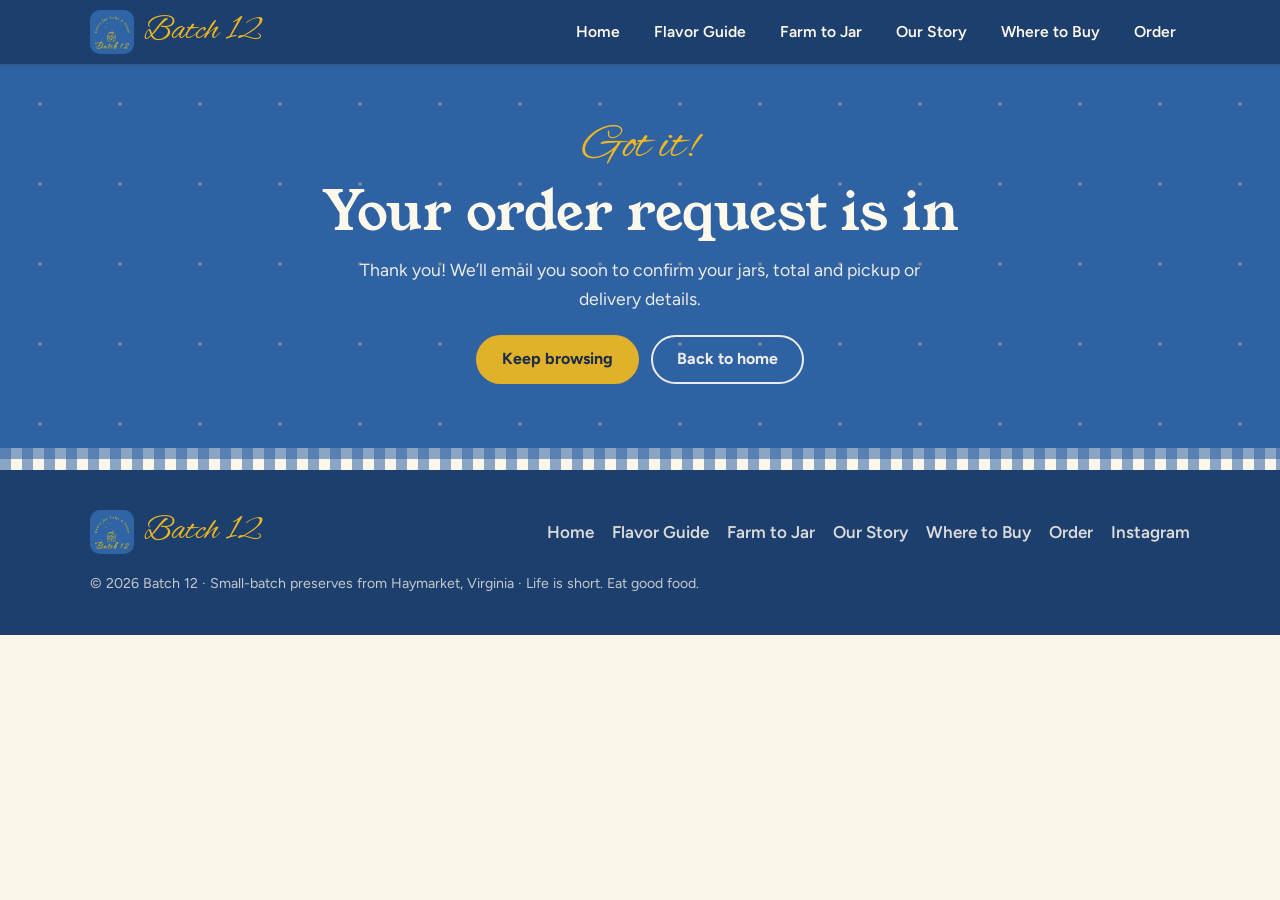
<file: order-thanks.html>
<!doctype html>
<html lang="en">
<head>
<meta charset="utf-8">
<meta name="viewport" content="width=device-width, initial-scale=1, viewport-fit=cover">
<title>Order received · Batch 12</title>
<meta name="description" content="Batch 12: small-batch jams, salsas and pickles made with local Virginia produce in Haymarket, VA.">
<link rel="preconnect" href="https://fonts.googleapis.com">
<link rel="stylesheet" href="https://fonts.googleapis.com/css2?family=Alex+Brush&family=Young+Serif&family=Figtree:wght@400;500;600;700&display=swap">
<link rel="stylesheet" href="styles.css">
</head>
<body>
<header class="top"><div class="wrap nav">
  <a class="brand" href="index.html"><img src="logo.jpg" alt="Batch 12 logo"><span>Batch 12</span></a>
  <nav aria-label="Main"><ul><li><a href="index.html">Home</a></li><li><a href="flavors.html">Flavor Guide</a></li><li><a href="farm-to-jar.html">Farm to Jar</a></li><li><a href="story.html">Our Story</a></li><li><a href="find-us.html">Where to Buy</a></li><li><a href="order.html">Order</a></li></ul></nav>
</div></header>
<main>
<section class="page-hero on-lid"><div class="wrap">
  <span class="script">Got it!</span><h1>Your order request is in</h1>
  <p>Thank you! We’ll email you soon to confirm your jars, total and pickup or delivery details.</p>
  <p class="cta-row" style="justify-content:center;margin-top:10px"><a class="btn btn-gold" href="flavors.html">Keep browsing</a><a class="btn btn-ghost" href="index.html">Back to home</a></p>
</div></section>
<div class="gingham"></div></main>
<footer class="bottom"><div class="wrap">
  <a class="brand" href="index.html"><img src="logo.jpg" alt=""><span>Batch 12</span></a>
  <nav aria-label="Footer"><a href="index.html">Home</a><a href="flavors.html">Flavor Guide</a><a href="farm-to-jar.html">Farm to Jar</a><a href="story.html">Our Story</a><a href="find-us.html">Where to Buy</a><a href="order.html">Order</a><a href="https://instagram.com/TheRealBatch12">Instagram</a></nav>
  <small>© 2026 Batch 12 · Small-batch preserves from Haymarket, Virginia · Life is short. Eat good food.</small>
</div></footer>
<!--Start of Tawk.to Script-->
<script type="text/javascript">
var Tawk_API=Tawk_API||{}, Tawk_LoadStart=new Date();
(function(){
var s1=document.createElement("script"),s0=document.getElementsByTagName("script")[0];
s1.async=true;
s1.src='https://embed.tawk.to/6affb2a2c1b1d43c8d9432b5/1k7rd3ik7';
s1.charset='UTF-8';
s1.setAttribute('crossorigin','*');
s0.parentNode.insertBefore(s1,s0);
})();
</script>
<!--End of Tawk.to Script-->
</body>
</html>
</file>
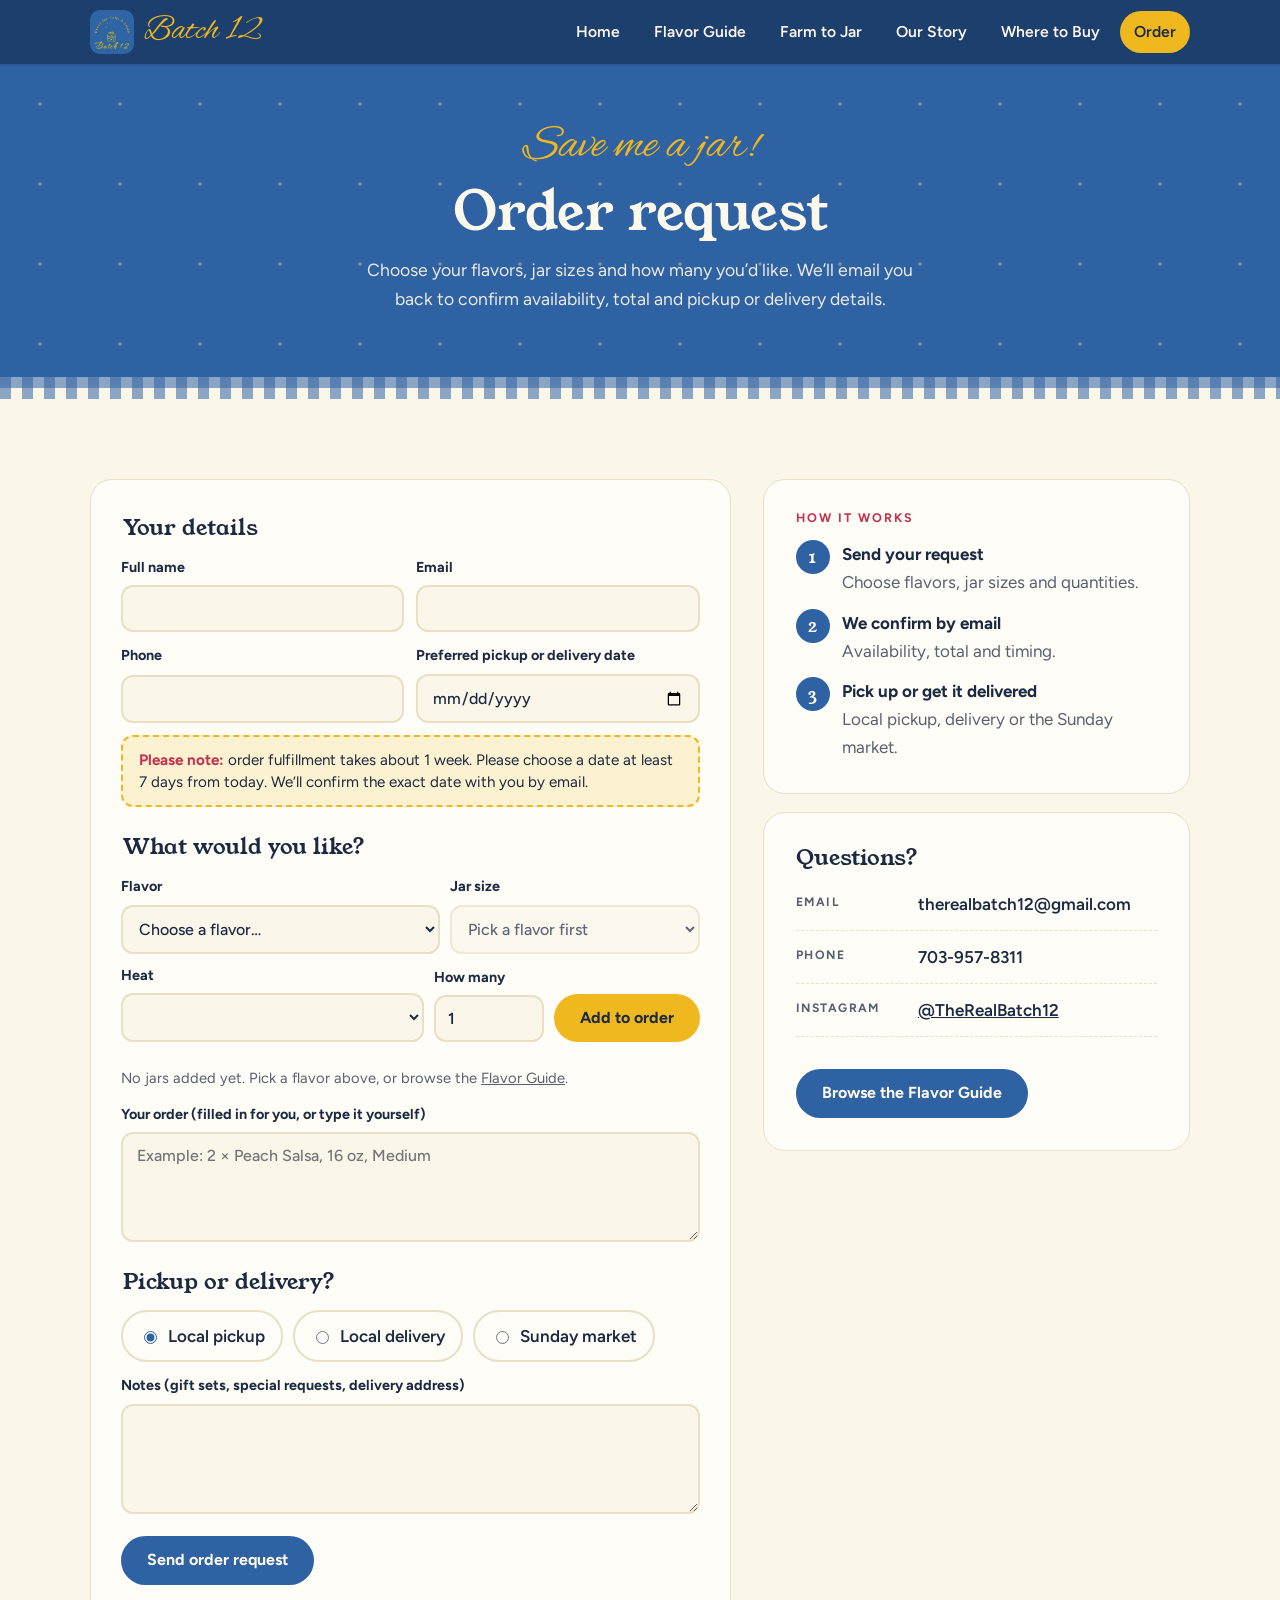
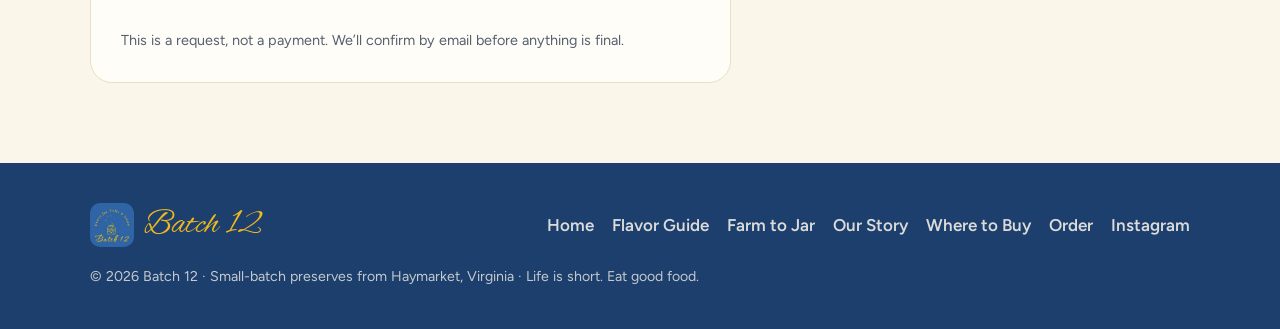
<file: order.html>
<!doctype html>
<html lang="en">
<head>
<meta charset="utf-8">
<meta name="viewport" content="width=device-width, initial-scale=1, viewport-fit=cover">
<title>Order Request · Batch 12</title>
<meta name="description" content="Batch 12: small-batch jams, salsas and pickles made with local Virginia produce in Haymarket, VA.">
<link rel="preconnect" href="https://fonts.googleapis.com">
<link rel="stylesheet" href="https://fonts.googleapis.com/css2?family=Alex+Brush&family=Young+Serif&family=Figtree:wght@400;500;600;700&display=swap">
<link rel="stylesheet" href="styles.css">
</head>
<body>
<header class="top"><div class="wrap nav">
  <a class="brand" href="index.html"><img src="logo.jpg" alt="Batch 12 logo"><span>Batch 12</span></a>
  <nav aria-label="Main"><ul><li><a href="index.html">Home</a></li><li><a href="flavors.html">Flavor Guide</a></li><li><a href="farm-to-jar.html">Farm to Jar</a></li><li><a href="story.html">Our Story</a></li><li><a href="find-us.html">Where to Buy</a></li><li><a href="order.html" aria-current="page">Order</a></li></ul></nav>
</div></header>
<main>
<section class="page-hero on-lid"><div class="wrap">
  <span class="script">Save me a jar!</span><h1>Order request</h1>
  <p>Choose your flavors, jar sizes and how many you’d like. We’ll email you back to confirm availability, total and pickup or delivery details.</p>
</div></section>
<div class="gingham"></div>
<section class="block"><div class="wrap order-wrap">
  <form class="order-form" name="order-request" method="POST" action="order-thanks.html" data-netlify="true" netlify-honeypot="bot-field" id="orderForm">
    <input type="hidden" name="form-name" value="order-request">
    <p class="hp"><label>Leave this empty <input name="bot-field" tabindex="-1" autocomplete="off"></label></p>
    <fieldset><legend>Your details</legend>
      <div class="row">
        <label class="f" for="o-name">Full name<input type="text" id="o-name" name="name" required autocomplete="name"></label>
        <label class="f" for="o-email">Email<input type="email" id="o-email" name="email" required autocomplete="email"></label>
      </div>
      <div class="row">
        <label class="f" for="o-phone">Phone<input type="tel" id="o-phone" name="phone" required autocomplete="tel"></label>
        <label class="f" for="o-date">Preferred pickup or delivery date<input type="date" id="o-date" name="preferred-date" required aria-describedby="o-turn"></label>
      </div>
      <p class="turnaround" id="o-turn"><b>Please note:</b> order fulfillment takes about 1 week. Please choose a date at least 7 days from today. We’ll confirm the exact date with you by email.</p>
    </fieldset>
    <fieldset><legend>What would you like?</legend>
      <div class="picker">
        <label class="f wide" for="p-flavor">Flavor<select id="p-flavor"><option value="">Choose a flavor…</option><optgroup label="Jams"><option value="smoked-heirloom-tomato-jam">Smoked Heirloom Tomato Jam</option><option value="peach-sriracha-jam">Peach Sriracha Jam</option><option value="white-peach-and-raspberry-jam">White Peach &amp; Raspberry Jam</option><option value="strawberry-almond-jam">Strawberry Almond Jam</option><option value="strawberry-vanilla-jam">Strawberry Vanilla Jam</option><option value="honey-lemon-apple-jam">Honey Lemon Apple Jam</option><option value="pineapple-jam">Pineapple Jam</option><option value="apple-rosemary-jam">Apple Rosemary Jam</option><option value="creamsicle-jam">Creamsicle Jam</option><option value="strawberry-thyme-jam-w-honey">Strawberry Thyme Jam w/ Honey</option><option value="strawberry-chamomile-jam">Strawberry Chamomile Jam</option><option value="peach-jam">Peach Jam</option><option value="white-peach-lemon-verbena-jam-w-honey">White Peach Lemon Verbena Jam w/ Honey</option><option value="spiced-peach-jam">Spiced Peach Jam</option><option value="white-peach-vanilla-honey-jam">White Peach Vanilla Honey Jam</option><option value="spiced-strawberry-jam">Spiced Strawberry Jam</option><option value="strawberry-chocolate-jam">Strawberry Chocolate Jam</option><option value="strawberry-kiwi-jam">Strawberry Kiwi Jam</option><option value="traditional-apple-pie-jam">Traditional Apple Pie Jam</option></optgroup><optgroup label="Fruit Butters"><option value="24-hour-apple-butter">24-Hour Apple Butter</option><option value="peach-butter">Peach Butter</option></optgroup><optgroup label="Fruit Spreads"><option value="strawberry-blackberry-fruit-spread">Strawberry Blackberry Fruit Spread</option><option value="pear-chocolate-fruit-spread">Pear Chocolate Fruit Spread</option><option value="peach-cobbler-fruit-spread">Peach Cobbler Fruit Spread</option></optgroup><optgroup label="Jellies"><option value="hot-pepper-jelly">Hot Pepper Jelly</option></optgroup><optgroup label="Pickles"><option value="mexican-pickled-carrots-taco-truck-style">Mexican Pickled Carrots - Taco Truck Style</option><option value="spicy-mustard-pickles">Spicy Mustard Pickles</option><option value="pickled-jalapeno-peppers">Pickled Jalapeño Peppers</option><option value="dilly-beans">Dilly Beans</option><option value="classic-dill-pickles">Classic Dill Pickles</option><option value="pickled-okra">Pickled Okra</option><option value="pickled-red-onions">Pickled Red Onions</option><option value="bread-and-butter-pickles">Bread &amp; Butter Pickles</option><option value="mexican-pickled-zucchini">Mexican Pickled Zucchini</option><option value="sliced-dill-pickles">Sliced Dill Pickles</option><option value="cherry-pie-pickled-cherries">Cherry Pie Pickled Cherries</option><option value="dill-pickled-carrots">Dill Pickled Carrots</option><option value="pickled-beets">Pickled Beets</option></optgroup><optgroup label="Relishes"><option value="stadium-dog-relish">Stadium Dog Relish</option><option value="caramelized-onion-relish">Caramelized Onion Relish</option><option value="smoked-pineapple-relish">Smoked Pineapple Relish</option></optgroup><optgroup label="Salsas"><option value="batch12-original-salsa">Batch12 Original Salsa</option><option value="peach-salsa">Peach Salsa</option><option value="roasted-salsa-verde">Roasted Salsa Verde</option><option value="classic-tomato-salsa">Classic Tomato Salsa</option><option value="roasted-tomato-chipotle-salsa">Roasted Tomato Chipotle Salsa</option><option value="corn-salsa-w-poblano-peppers">Corn Salsa w/ Poblano Peppers</option></optgroup><optgroup label="Sauces"><option value="tomatillo-simmer-sauce">Tomatillo Simmer Sauce</option><option value="heirloom-tomato-marinara-sauce">Heirloom Tomato Marinara Sauce</option></optgroup></select></label>
        <label class="f" for="p-size">Jar size<select id="p-size" disabled><option>Pick a flavor first</option></select></label>
        <label class="f" for="p-heat" id="p-heat-wrap" hidden>Heat<select id="p-heat"></select></label>
        <label class="f small" for="p-qty">How many<input type="number" id="p-qty" min="1" max="48" value="1" inputmode="numeric"></label>
        <button type="button" class="btn btn-gold" id="p-add">Add to order</button>
      </div>
      <ul class="cart" id="cart" aria-live="polite"></ul>
      <p class="cart-empty" id="cart-empty">No jars added yet. Pick a flavor above, or browse the <a href="flavors.html#guide">Flavor Guide</a>.</p>
      <label class="f" for="o-items">Your order (filled in for you, or type it yourself)<textarea id="o-items" name="order-items" placeholder="Example: 2 × Peach Salsa, 16 oz, Medium"></textarea></label>
    </fieldset>
    <fieldset><legend>Pickup or delivery?</legend>
      <div class="radios">
        <label><input type="radio" name="pickup-or-delivery" value="Local pickup" checked> Local pickup</label>
        <label><input type="radio" name="pickup-or-delivery" value="Local delivery"> Local delivery</label>
        <label><input type="radio" name="pickup-or-delivery" value="Pick up at the Sunday market"> Sunday market</label>
      </div>
      <label class="f" for="o-notes">Notes (gift sets, special requests, delivery address)<textarea id="o-notes" name="notes"></textarea></label>
    </fieldset>
    <button class="btn btn-blue" type="submit" style="justify-self:start">Send order request</button>
    <p class="form-msg" id="orderMsg" aria-live="polite"></p>
    <p style="color:var(--muted);font-size:.9rem">This is a request, not a payment. We’ll confirm by email before anything is final.</p>
  </form>
  <aside class="order-side">
    <div class="contact-card">
      <span class="eyebrow">How it works</span>
      <ol class="steps-mini">
        <li><div><b>Send your request</b><br>Choose flavors, jar sizes and quantities.</div></li>
        <li><div><b>We confirm by email</b><br>Availability, total and timing.</div></li>
        <li><div><b>Pick up or get it delivered</b><br>Local pickup, delivery or the Sunday market.</div></li>
      </ol>
    </div>
    <div class="contact-card">
      <h3>Questions?</h3>
      <dl class="info">
        <div><dt>Email</dt><dd>therealbatch12@gmail.com</dd></div>
        <div><dt>Phone</dt><dd>703-957-8311</dd></div>
        <div><dt>Instagram</dt><dd><a href="https://instagram.com/TheRealBatch12">@TheRealBatch12</a></dd></div>
      </dl>
      <p style="margin-top:12px"><a class="btn btn-blue" href="flavors.html#guide">Browse the Flavor Guide</a></p>
    </div>
  </aside>
</div></section>
<script>
(function(){
  var D={"smoked-heirloom-tomato-jam": {"name": "Smoked Heirloom Tomato Jam", "sizes": ["8", "4"], "heats": []}, "peach-sriracha-jam": {"name": "Peach Sriracha Jam", "sizes": ["8", "4"], "heats": []}, "white-peach-and-raspberry-jam": {"name": "White Peach & Raspberry Jam", "sizes": ["8"], "heats": []}, "strawberry-almond-jam": {"name": "Strawberry Almond Jam", "sizes": ["8", "4"], "heats": []}, "strawberry-vanilla-jam": {"name": "Strawberry Vanilla Jam", "sizes": ["8", "4"], "heats": []}, "honey-lemon-apple-jam": {"name": "Honey Lemon Apple Jam", "sizes": ["8"], "heats": []}, "pineapple-jam": {"name": "Pineapple Jam", "sizes": ["8", "4"], "heats": []}, "apple-rosemary-jam": {"name": "Apple Rosemary Jam", "sizes": ["8"], "heats": []}, "creamsicle-jam": {"name": "Creamsicle Jam", "sizes": ["8", "4"], "heats": []}, "strawberry-thyme-jam-w-honey": {"name": "Strawberry Thyme Jam w/ Honey", "sizes": ["4"], "heats": []}, "strawberry-chamomile-jam": {"name": "Strawberry Chamomile Jam", "sizes": ["4"], "heats": []}, "peach-jam": {"name": "Peach Jam", "sizes": ["16", "8"], "heats": []}, "white-peach-lemon-verbena-jam-w-honey": {"name": "White Peach Lemon Verbena Jam w/ Honey", "sizes": ["8", "4"], "heats": []}, "spiced-peach-jam": {"name": "Spiced Peach Jam", "sizes": ["8", "4"], "heats": []}, "white-peach-vanilla-honey-jam": {"name": "White Peach Vanilla Honey Jam", "sizes": ["4"], "heats": []}, "spiced-strawberry-jam": {"name": "Spiced Strawberry Jam", "sizes": ["8", "4"], "heats": []}, "strawberry-chocolate-jam": {"name": "Strawberry Chocolate Jam", "sizes": ["8", "4"], "heats": []}, "strawberry-kiwi-jam": {"name": "Strawberry Kiwi Jam", "sizes": ["8", "4"], "heats": []}, "traditional-apple-pie-jam": {"name": "Traditional Apple Pie Jam", "sizes": ["16", "8", "4"], "heats": []}, "24-hour-apple-butter": {"name": "24-Hour Apple Butter", "sizes": ["16", "8", "4"], "heats": []}, "peach-butter": {"name": "Peach Butter", "sizes": ["16", "8"], "heats": []}, "strawberry-blackberry-fruit-spread": {"name": "Strawberry Blackberry Fruit Spread", "sizes": ["16", "8", "4"], "heats": []}, "pear-chocolate-fruit-spread": {"name": "Pear Chocolate Fruit Spread", "sizes": ["8", "4"], "heats": []}, "peach-cobbler-fruit-spread": {"name": "Peach Cobbler Fruit Spread", "sizes": ["8", "4"], "heats": []}, "hot-pepper-jelly": {"name": "Hot Pepper Jelly", "sizes": ["8", "4"], "heats": []}, "mexican-pickled-carrots-taco-truck-style": {"name": "Mexican Pickled Carrots - Taco Truck Style", "sizes": ["8"], "heats": []}, "spicy-mustard-pickles": {"name": "Spicy Mustard Pickles", "sizes": ["16"], "heats": []}, "pickled-jalapeno-peppers": {"name": "Pickled Jalape\u00f1o Peppers", "sizes": ["16"], "heats": []}, "dilly-beans": {"name": "Dilly Beans", "sizes": ["16"], "heats": []}, "classic-dill-pickles": {"name": "Classic Dill Pickles", "sizes": ["16"], "heats": []}, "pickled-okra": {"name": "Pickled Okra", "sizes": ["16"], "heats": []}, "pickled-red-onions": {"name": "Pickled Red Onions", "sizes": ["16", "8"], "heats": []}, "bread-and-butter-pickles": {"name": "Bread & Butter Pickles", "sizes": ["16"], "heats": []}, "mexican-pickled-zucchini": {"name": "Mexican Pickled Zucchini", "sizes": ["16", "8"], "heats": []}, "sliced-dill-pickles": {"name": "Sliced Dill Pickles", "sizes": ["16"], "heats": []}, "cherry-pie-pickled-cherries": {"name": "Cherry Pie Pickled Cherries", "sizes": ["16"], "heats": []}, "dill-pickled-carrots": {"name": "Dill Pickled Carrots", "sizes": ["16"], "heats": []}, "pickled-beets": {"name": "Pickled Beets", "sizes": ["16"], "heats": []}, "stadium-dog-relish": {"name": "Stadium Dog Relish", "sizes": ["16", "8"], "heats": []}, "caramelized-onion-relish": {"name": "Caramelized Onion Relish", "sizes": ["16", "8"], "heats": []}, "smoked-pineapple-relish": {"name": "Smoked Pineapple Relish", "sizes": ["8", "4"], "heats": []}, "batch12-original-salsa": {"name": "Batch12 Original Salsa", "sizes": ["16", "8"], "heats": ["Medium", "Hot"]}, "peach-salsa": {"name": "Peach Salsa", "sizes": ["16", "8"], "heats": ["Mild", "Medium", "Hot"]}, "roasted-salsa-verde": {"name": "Roasted Salsa Verde", "sizes": ["16", "8"], "heats": []}, "classic-tomato-salsa": {"name": "Classic Tomato Salsa", "sizes": ["16", "8"], "heats": ["Mild", "Medium", "Hot"]}, "roasted-tomato-chipotle-salsa": {"name": "Roasted Tomato Chipotle Salsa", "sizes": ["16", "8"], "heats": ["Mild", "Medium"]}, "corn-salsa-w-poblano-peppers": {"name": "Corn Salsa w/ Poblano Peppers", "sizes": ["16", "8"], "heats": []}, "tomatillo-simmer-sauce": {"name": "Tomatillo Simmer Sauce", "sizes": ["16", "8"], "heats": []}, "heirloom-tomato-marinara-sauce": {"name": "Heirloom Tomato Marinara Sauce", "sizes": ["16"], "heats": []}};
  var f=document.getElementById('orderForm'),fl=document.getElementById('p-flavor'),sz=document.getElementById('p-size'),
      hw=document.getElementById('p-heat-wrap'),ht=document.getElementById('p-heat'),qty=document.getElementById('p-qty'),
      cartEl=document.getElementById('cart'),emptyEl=document.getElementById('cart-empty'),ta=document.getElementById('o-items'),msg=document.getElementById('orderMsg'),cart=[];
  function opts(sel,arr,suf){sel.innerHTML='';arr.forEach(function(v){var o=document.createElement('option');o.value=v;o.textContent=v+(suf||'');sel.appendChild(o);});}
  function pick(){var d=D[fl.value];if(!d){sz.disabled=true;opts(sz,['Pick a flavor first']);hw.hidden=true;return;}
    sz.disabled=false;opts(sz,d.sizes,' oz');if(d.heats.length){hw.hidden=false;opts(ht,d.heats);}else hw.hidden=true;}
  function line(it){return it.qty+' × '+it.name+', '+it.size+' oz'+(it.heat?', '+it.heat:'');}
  function render(){cartEl.innerHTML='';cart.forEach(function(it,i){var li=document.createElement('li');var s=document.createElement('span');s.textContent=line(it);
    var b=document.createElement('button');b.type='button';b.textContent='Remove';b.setAttribute('aria-label','Remove '+it.name);b.onclick=function(){cart.splice(i,1);render();};
    li.appendChild(s);li.appendChild(b);cartEl.appendChild(li);});emptyEl.hidden=cart.length>0;ta.value=cart.map(line).join('\n');}
  fl.addEventListener('change',pick);
  document.getElementById('p-add').addEventListener('click',function(){var d=D[fl.value];if(!d){msg.textContent='Choose a flavor first.';fl.focus();return;}
    var n=Math.max(1,parseInt(qty.value,10)||1);cart.push({name:d.name,size:sz.value,heat:d.heats.length?ht.value:'',qty:n});msg.textContent='';render();fl.value='';pick();qty.value=1;});
  (function(){var d=document.getElementById('o-date'),t=new Date();var p=function(n){return (n<10?'0':'')+n};d.min=t.getFullYear()+'-'+p(t.getMonth()+1)+'-'+p(t.getDate());})();
  var h=(location.hash||'').slice(1);if(h&&D[h]){fl.value=h;pick();}
  f.addEventListener('submit',function(e){
    if(!ta.value.trim()){e.preventDefault();msg.textContent='Please add at least one jar to your order.';return;}
    if(!/netlify\.app$|batch12\.com$/.test(location.hostname)){e.preventDefault();msg.textContent='Preview only: order requests work on the live site at batch12.com.';}
  });
})();
</script></main>
<footer class="bottom"><div class="wrap">
  <a class="brand" href="index.html"><img src="logo.jpg" alt=""><span>Batch 12</span></a>
  <nav aria-label="Footer"><a href="index.html">Home</a><a href="flavors.html">Flavor Guide</a><a href="farm-to-jar.html">Farm to Jar</a><a href="story.html">Our Story</a><a href="find-us.html">Where to Buy</a><a href="order.html">Order</a><a href="https://instagram.com/TheRealBatch12">Instagram</a></nav>
  <small>© 2026 Batch 12 · Small-batch preserves from Haymarket, Virginia · Life is short. Eat good food.</small>
</div></footer>
<!--Start of Tawk.to Script-->
<script type="text/javascript">
var Tawk_API=Tawk_API||{}, Tawk_LoadStart=new Date();
(function(){
var s1=document.createElement("script"),s0=document.getElementsByTagName("script")[0];
s1.async=true;
s1.src='https://embed.tawk.to/6affb2a2c1b1d43c8d9432b5/1k7rd3ik7';
s1.charset='UTF-8';
s1.setAttribute('crossorigin','*');
s0.parentNode.insertBefore(s1,s0);
})();
</script>
<!--End of Tawk.to Script-->
</body>
</html>
</file>
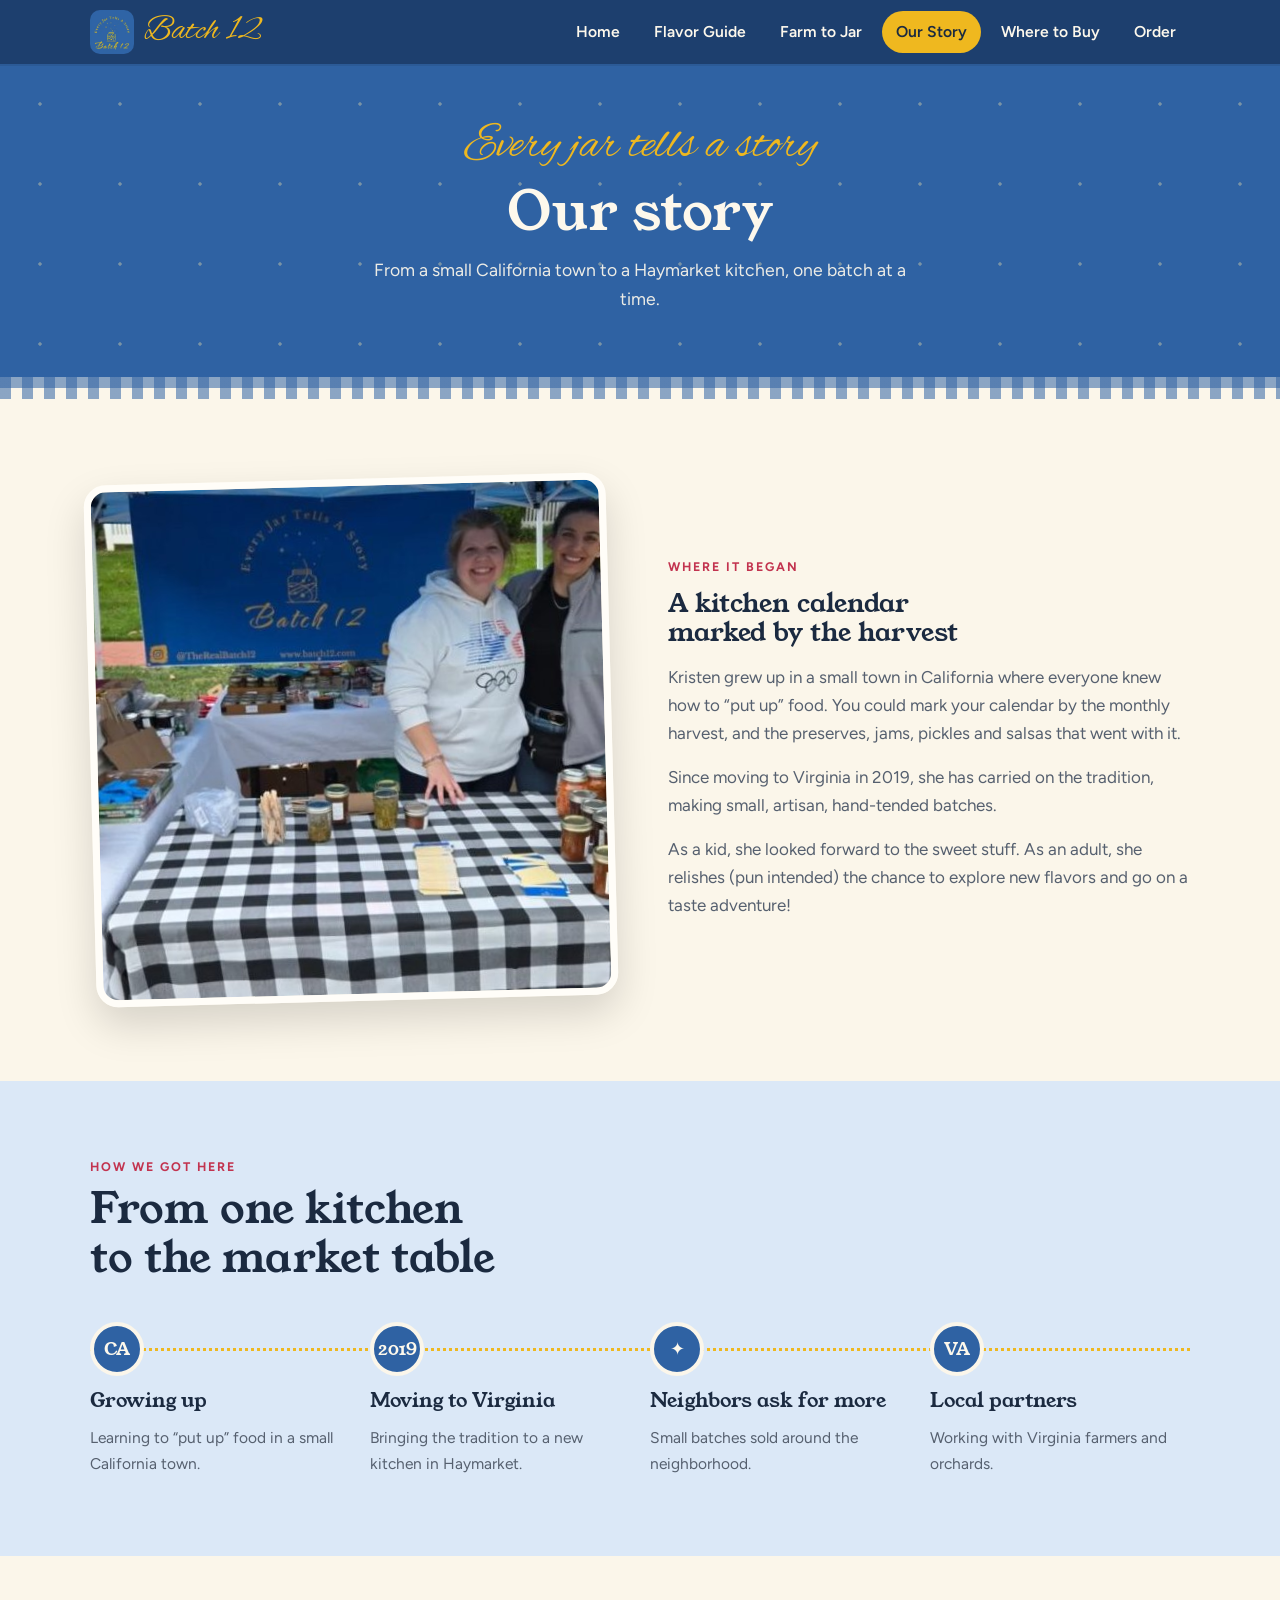
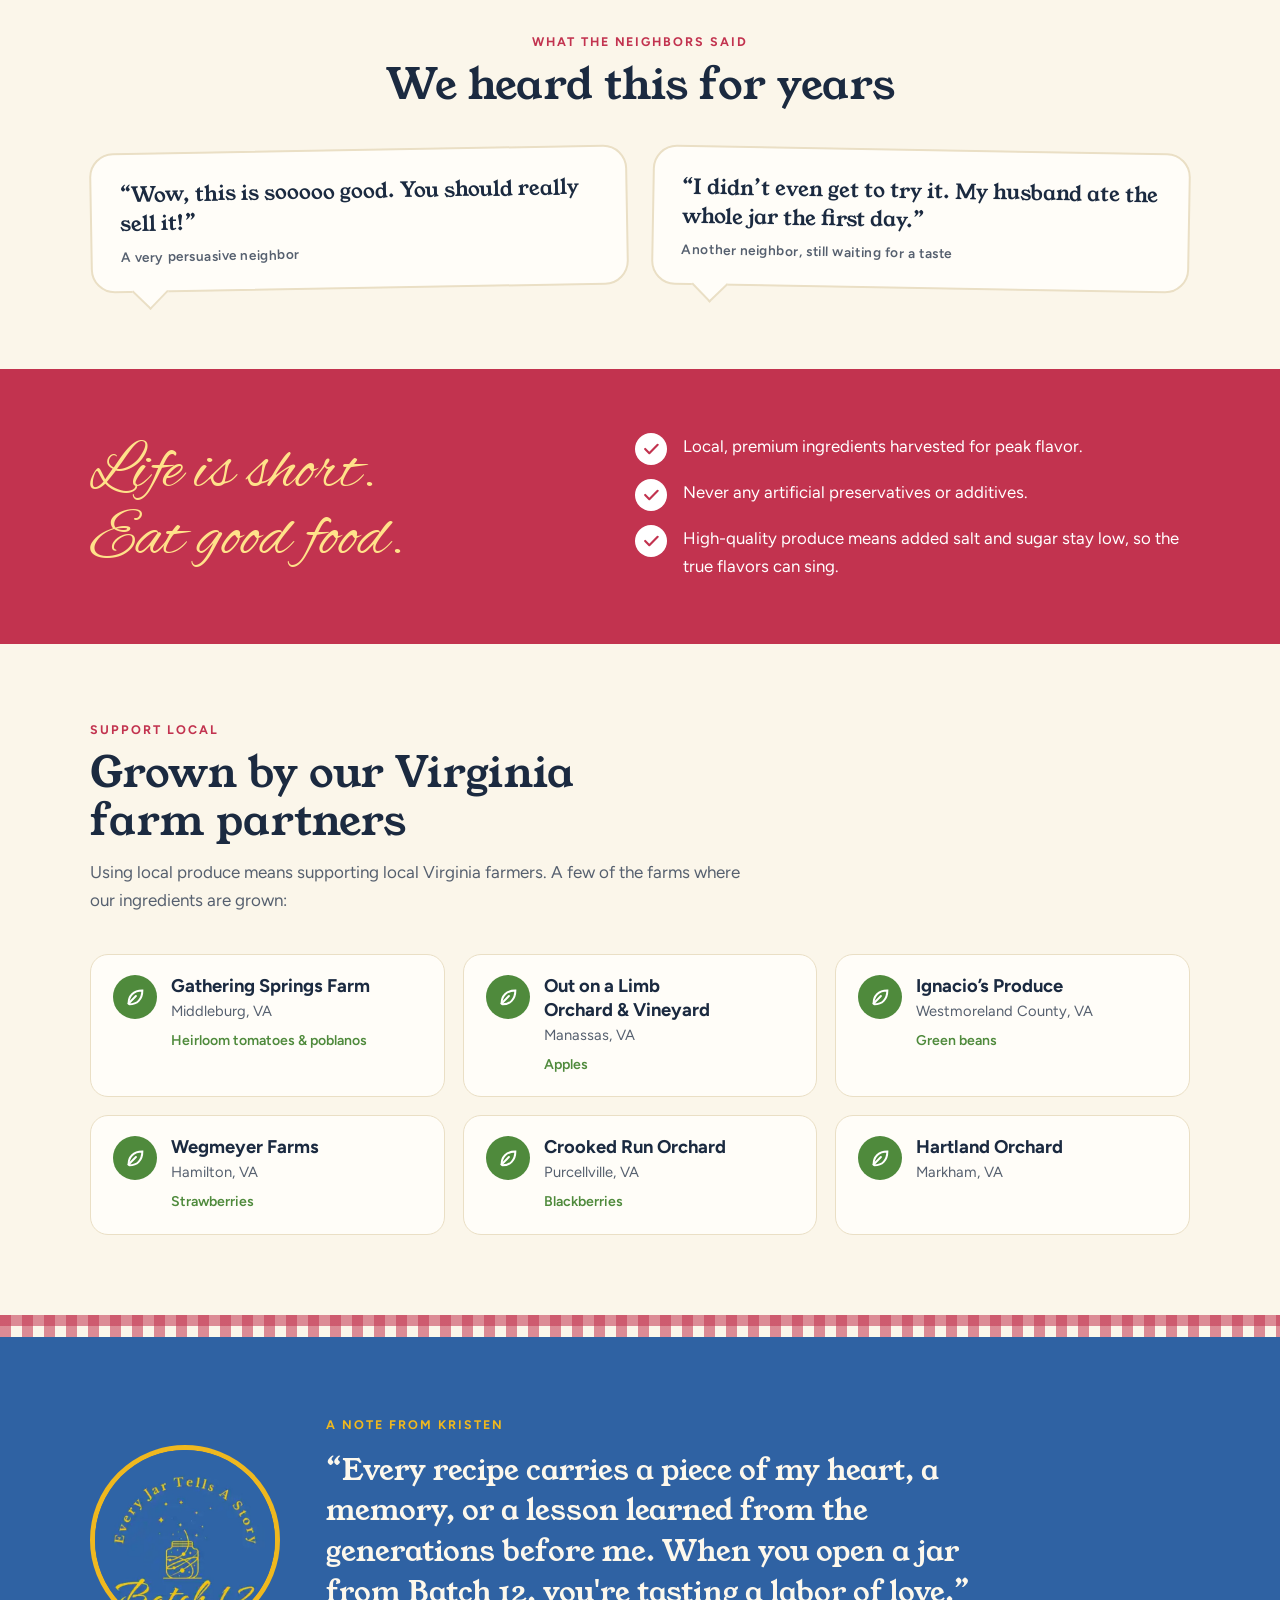
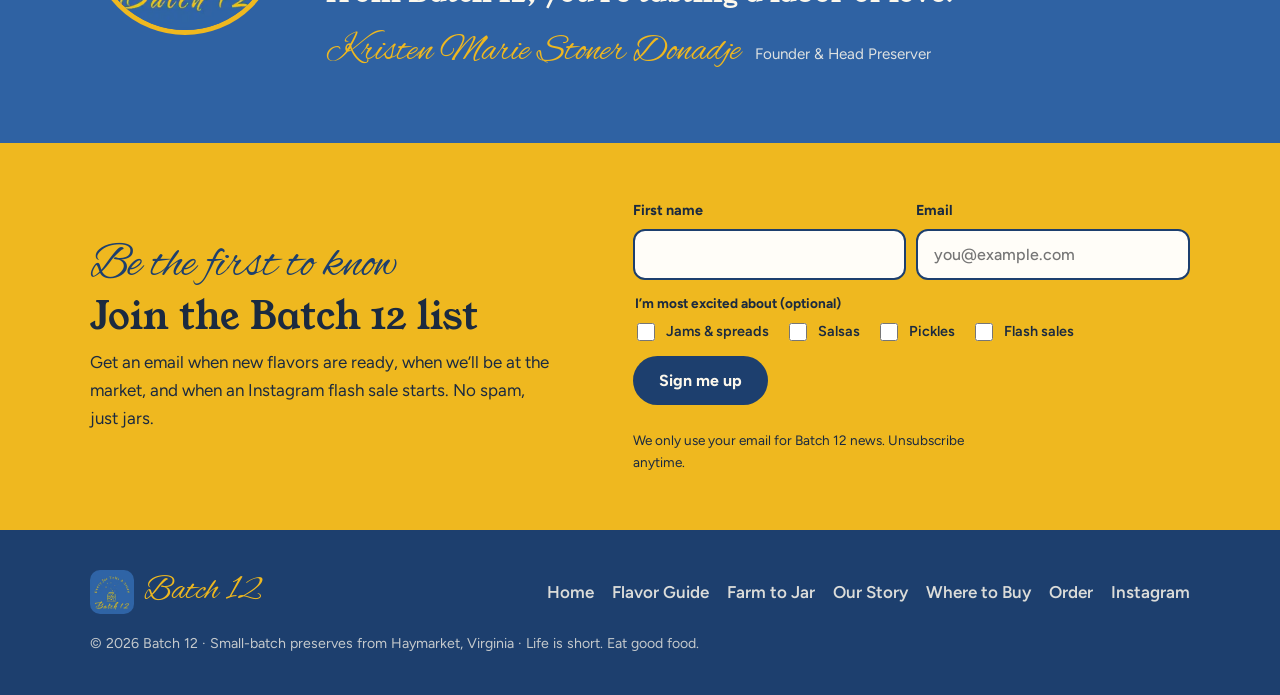
<file: story.html>
<!doctype html>
<html lang="en">
<head>
<meta charset="utf-8">
<meta name="viewport" content="width=device-width, initial-scale=1, viewport-fit=cover">
<title>Our Story · Batch 12</title>
<meta name="description" content="Batch 12: small-batch jams, salsas and pickles made with local Virginia produce in Haymarket, VA.">
<link rel="preconnect" href="https://fonts.googleapis.com">
<link rel="stylesheet" href="https://fonts.googleapis.com/css2?family=Alex+Brush&family=Young+Serif&family=Figtree:wght@400;500;600;700&display=swap">
<link rel="stylesheet" href="styles.css">
</head>
<body>
<header class="top"><div class="wrap nav">
  <a class="brand" href="index.html"><img src="logo.jpg" alt="Batch 12 logo"><span>Batch 12</span></a>
  <nav aria-label="Main"><ul><li><a href="index.html">Home</a></li><li><a href="flavors.html">Flavor Guide</a></li><li><a href="farm-to-jar.html">Farm to Jar</a></li><li><a href="story.html" aria-current="page">Our Story</a></li><li><a href="find-us.html">Where to Buy</a></li><li><a href="order.html">Order</a></li></ul></nav>
</div></header>
<main>
<section class="page-hero on-lid"><div class="wrap">
  <span class="script">Every jar tells a story</span><h1>Our story</h1>
  <p>From a small California town to a Haymarket kitchen, one batch at a time.</p>
</div></section>
<div class="gingham"></div>
<section class="block"><div class="wrap split">
  <img src="booth.jpg" alt="Kristen at the Batch 12 market table">
  <div class="stack"><span class="eyebrow">Where it began</span>
    <h2>A kitchen calendar marked by the harvest</h2>
    <p>Kristen grew up in a small town in California where everyone knew how to “put up” food. You could mark your calendar by the monthly harvest, and the preserves, jams, pickles and salsas that went with it.</p>
    <p>Since moving to Virginia in 2019, she has carried on the tradition, making small, artisan, hand-tended batches.</p>
    <p>As a kid, she looked forward to the sweet stuff. As an adult, she relishes (pun intended) the chance to explore new flavors and go on a taste adventure!</p></div>
</div></section>
<section class="block tint"><div class="wrap">
  <div class="head"><span class="eyebrow">How we got here</span><h2>From one kitchen to the market table</h2></div>
  <ol class="timeline">
    <li><span class="dot">CA</span><b>Growing up</b><span>Learning to “put up” food in a small California town.</span></li>
    <li><span class="dot">2019</span><b>Moving to Virginia</b><span>Bringing the tradition to a new kitchen in Haymarket.</span></li>
    <li><span class="dot">✦</span><b>Neighbors ask for more</b><span>Small batches sold around the neighborhood.</span></li>
    <li><span class="dot">VA</span><b>Local partners</b><span>Working with Virginia farmers and orchards.</span></li>
  </ol>
</div></section>
<section class="block"><div class="wrap">
  <div class="head center"><span class="eyebrow">What the neighbors said</span><h2>We heard this for years</h2></div>
  <div class="bubbles">
    <div class="bubble">“Wow, this is sooooo good. You should really sell it!”<cite>A very persuasive neighbor</cite></div>
    <div class="bubble">“I didn’t even get to try it. My husband ate the whole jar the first day.”<cite>Another neighbor, still waiting for a taste</cite></div>
  </div>
</div></section>
<section class="promise"><div class="wrap">
  <div><span class="script">Life is short.<br>Eat good food.</span></div>
  <ul>
    <li><svg  viewBox="0 0 24 24" fill="none" stroke="currentColor" stroke-width="2.6" stroke-linecap="round" stroke-linejoin="round"><path d="M5 12l5 5L20 7"/></svg><span>Local, premium ingredients harvested for peak flavor.</span></li>
    <li><svg  viewBox="0 0 24 24" fill="none" stroke="currentColor" stroke-width="2.6" stroke-linecap="round" stroke-linejoin="round"><path d="M5 12l5 5L20 7"/></svg><span>Never any artificial preservatives or additives.</span></li>
    <li><svg  viewBox="0 0 24 24" fill="none" stroke="currentColor" stroke-width="2.6" stroke-linecap="round" stroke-linejoin="round"><path d="M5 12l5 5L20 7"/></svg><span>High-quality produce means added salt and sugar stay low, so the true flavors can sing.</span></li>
  </ul>
</div></section>
<section class="block"><div class="wrap">
  <div class="head"><span class="eyebrow">Support local</span><h2>Grown by our Virginia farm partners</h2><p>Using local produce means supporting local Virginia farmers. A few of the farms where our ingredients are grown:</p></div>
  <div class="farms"><div class="farm-card"><div class="pin"><svg width="22" height="22" viewBox="0 0 24 24" fill="none" stroke="currentColor" stroke-width="2.2" stroke-linecap="round"><path d="M5 19c0-8 5-14 15-14 0 10-6 15-14 15"/><path d="M5 19l8-8"/></svg></div><div><h3>Gathering Springs Farm</h3><p class="town">Middleburg, VA</p><p class="grows">Heirloom tomatoes &amp; poblanos</p></div></div><div class="farm-card"><div class="pin"><svg width="22" height="22" viewBox="0 0 24 24" fill="none" stroke="currentColor" stroke-width="2.2" stroke-linecap="round"><path d="M5 19c0-8 5-14 15-14 0 10-6 15-14 15"/><path d="M5 19l8-8"/></svg></div><div><h3>Out on a Limb Orchard &amp; Vineyard</h3><p class="town">Manassas, VA</p><p class="grows">Apples</p></div></div><div class="farm-card"><div class="pin"><svg width="22" height="22" viewBox="0 0 24 24" fill="none" stroke="currentColor" stroke-width="2.2" stroke-linecap="round"><path d="M5 19c0-8 5-14 15-14 0 10-6 15-14 15"/><path d="M5 19l8-8"/></svg></div><div><h3>Ignacio’s Produce</h3><p class="town">Westmoreland County, VA</p><p class="grows">Green beans</p></div></div><div class="farm-card"><div class="pin"><svg width="22" height="22" viewBox="0 0 24 24" fill="none" stroke="currentColor" stroke-width="2.2" stroke-linecap="round"><path d="M5 19c0-8 5-14 15-14 0 10-6 15-14 15"/><path d="M5 19l8-8"/></svg></div><div><h3>Wegmeyer Farms</h3><p class="town">Hamilton, VA</p><p class="grows">Strawberries</p></div></div><div class="farm-card"><div class="pin"><svg width="22" height="22" viewBox="0 0 24 24" fill="none" stroke="currentColor" stroke-width="2.2" stroke-linecap="round"><path d="M5 19c0-8 5-14 15-14 0 10-6 15-14 15"/><path d="M5 19l8-8"/></svg></div><div><h3>Crooked Run Orchard</h3><p class="town">Purcellville, VA</p><p class="grows">Blackberries</p></div></div><div class="farm-card"><div class="pin"><svg width="22" height="22" viewBox="0 0 24 24" fill="none" stroke="currentColor" stroke-width="2.2" stroke-linecap="round"><path d="M5 19c0-8 5-14 15-14 0 10-6 15-14 15"/><path d="M5 19l8-8"/></svg></div><div><h3>Hartland Orchard</h3><p class="town">Markham, VA</p></div></div></div>
</div></section>
<div class="gingham red"></div>
<section class="note on-lid"><div class="wrap">
  <img src="logo.jpg" alt="Batch 12 Every Jar Tells A Story emblem">
  <div><span class="eyebrow">A note from Kristen</span>
  <blockquote>“Every recipe carries a piece of my heart, a memory, or a lesson learned from the generations before me. When you open a jar from Batch 12, you're tasting a labor of love.”</blockquote>
  <div class="sig"><strong>Kristen Marie Stoner Donadje</strong><span>Founder &amp; Head Preserver</span></div></div>
</div></section><section class="signup" id="join"><div class="wrap">
  <div><span class="script">Be the first to know</span><h2>Join the Batch 12 list</h2>
  <p>Get an email when new flavors are ready, when we’ll be at the market, and when an Instagram flash sale starts. No spam, just jars.</p></div>
  <form name="newsletter" method="POST" action="thanks.html" data-netlify="true" netlify-honeypot="bot-field" id="signupForm">
    <input type="hidden" name="form-name" value="newsletter">
    <p class="hp"><label>Leave this empty <input name="bot-field" tabindex="-1" autocomplete="off"></label></p>
    <div class="row">
      <label for="su-name">First name<input type="text" id="su-name" name="first-name" autocomplete="given-name"></label>
      <label for="su-email">Email<input type="email" id="su-email" name="email" required autocomplete="email" placeholder="you@example.com"></label>
    </div>
    <fieldset class="checks" style="border:0;padding:0;margin:0"><legend class="fine" style="margin-bottom:6px;font-weight:700">I’m most excited about (optional)</legend>
      <label><input type="checkbox" name="interests" value="Jams &amp; spreads"> Jams &amp; spreads</label>
      <label><input type="checkbox" name="interests" value="Salsas"> Salsas</label>
      <label><input type="checkbox" name="interests" value="Pickles"> Pickles</label>
      <label><input type="checkbox" name="interests" value="Flash sales"> Flash sales</label>
    </fieldset>
    <button class="btn" type="submit">Sign me up</button>
    <p class="fine msg" id="signupMsg" aria-live="polite"></p>
    <p class="fine">We only use your email for Batch 12 news. Unsubscribe anytime.</p>
  </form>
</div></section>
<script>
(function(){var f=document.getElementById('signupForm');if(!f)return;var h=location.hostname;
if(/netlify\.app$|batch12\.com$/.test(h))return;
f.addEventListener('submit',function(e){e.preventDefault();document.getElementById('signupMsg').textContent='Preview only: sign-ups work on the live site at batch12.com.';});})();
</script></main>
<footer class="bottom"><div class="wrap">
  <a class="brand" href="index.html"><img src="logo.jpg" alt=""><span>Batch 12</span></a>
  <nav aria-label="Footer"><a href="index.html">Home</a><a href="flavors.html">Flavor Guide</a><a href="farm-to-jar.html">Farm to Jar</a><a href="story.html">Our Story</a><a href="find-us.html">Where to Buy</a><a href="order.html">Order</a><a href="https://instagram.com/TheRealBatch12">Instagram</a></nav>
  <small>© 2026 Batch 12 · Small-batch preserves from Haymarket, Virginia · Life is short. Eat good food.</small>
</div></footer>
<!--Start of Tawk.to Script-->
<script type="text/javascript">
var Tawk_API=Tawk_API||{}, Tawk_LoadStart=new Date();
(function(){
var s1=document.createElement("script"),s0=document.getElementsByTagName("script")[0];
s1.async=true;
s1.src='https://embed.tawk.to/6affb2a2c1b1d43c8d9432b5/1k7rd3ik7';
s1.charset='UTF-8';
s1.setAttribute('crossorigin','*');
s0.parentNode.insertBefore(s1,s0);
})();
</script>
<!--End of Tawk.to Script-->
</body>
</html>
</file>
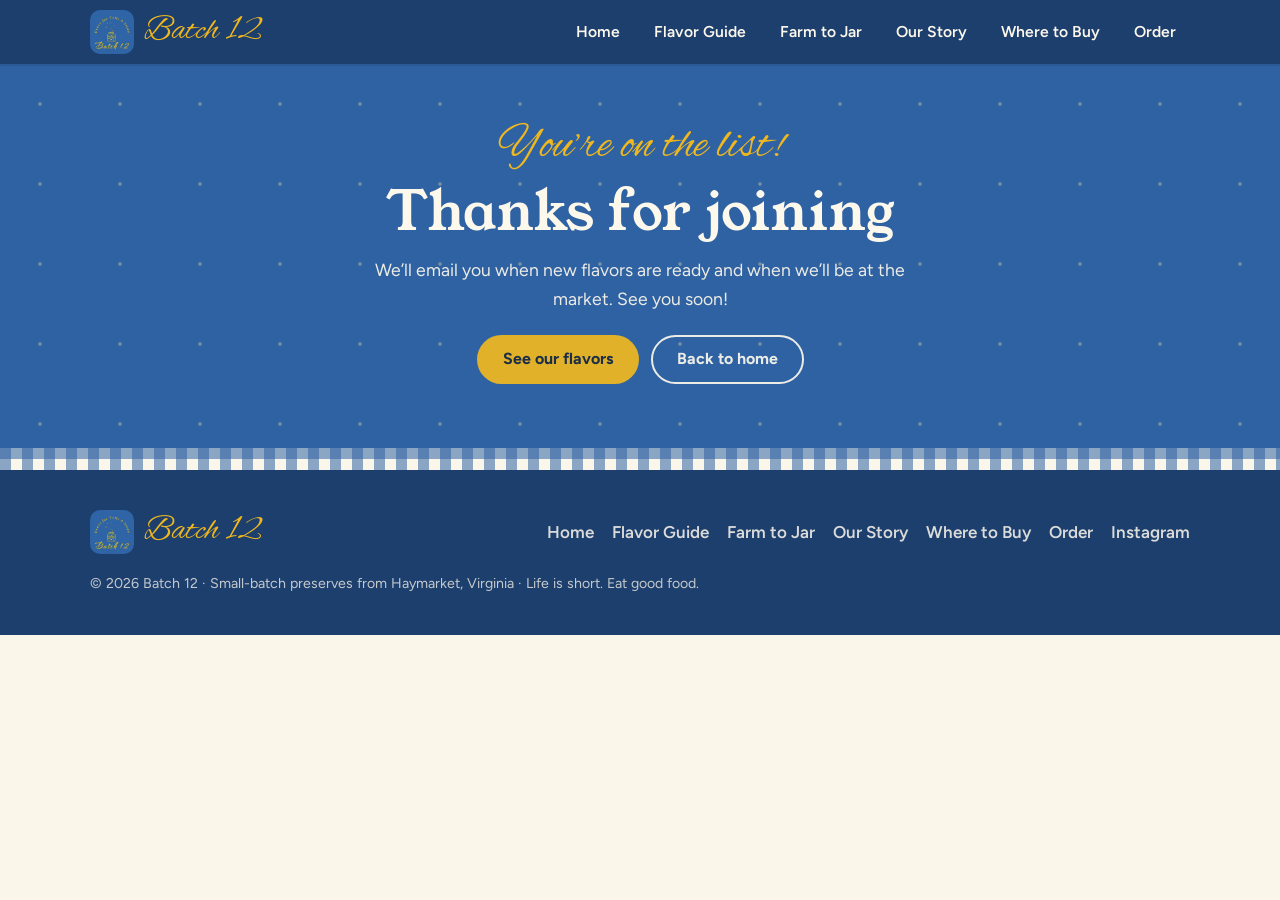
<file: thanks.html>
<!doctype html>
<html lang="en">
<head>
<meta charset="utf-8">
<meta name="viewport" content="width=device-width, initial-scale=1, viewport-fit=cover">
<title>Thank you · Batch 12</title>
<meta name="description" content="Batch 12: small-batch jams, salsas and pickles made with local Virginia produce in Haymarket, VA.">
<link rel="preconnect" href="https://fonts.googleapis.com">
<link rel="stylesheet" href="https://fonts.googleapis.com/css2?family=Alex+Brush&family=Young+Serif&family=Figtree:wght@400;500;600;700&display=swap">
<link rel="stylesheet" href="styles.css">
</head>
<body>
<header class="top"><div class="wrap nav">
  <a class="brand" href="index.html"><img src="logo.jpg" alt="Batch 12 logo"><span>Batch 12</span></a>
  <nav aria-label="Main"><ul><li><a href="index.html">Home</a></li><li><a href="flavors.html">Flavor Guide</a></li><li><a href="farm-to-jar.html">Farm to Jar</a></li><li><a href="story.html">Our Story</a></li><li><a href="find-us.html">Where to Buy</a></li><li><a href="order.html">Order</a></li></ul></nav>
</div></header>
<main>
<section class="page-hero on-lid"><div class="wrap">
  <span class="script">You’re on the list!</span><h1>Thanks for joining</h1>
  <p>We’ll email you when new flavors are ready and when we’ll be at the market. See you soon!</p>
  <p class="cta-row" style="justify-content:center;margin-top:10px"><a class="btn btn-gold" href="flavors.html">See our flavors</a><a class="btn btn-ghost" href="index.html">Back to home</a></p>
</div></section>
<div class="gingham"></div></main>
<footer class="bottom"><div class="wrap">
  <a class="brand" href="index.html"><img src="logo.jpg" alt=""><span>Batch 12</span></a>
  <nav aria-label="Footer"><a href="index.html">Home</a><a href="flavors.html">Flavor Guide</a><a href="farm-to-jar.html">Farm to Jar</a><a href="story.html">Our Story</a><a href="find-us.html">Where to Buy</a><a href="order.html">Order</a><a href="https://instagram.com/TheRealBatch12">Instagram</a></nav>
  <small>© 2026 Batch 12 · Small-batch preserves from Haymarket, Virginia · Life is short. Eat good food.</small>
</div></footer>
<!--Start of Tawk.to Script-->
<script type="text/javascript">
var Tawk_API=Tawk_API||{}, Tawk_LoadStart=new Date();
(function(){
var s1=document.createElement("script"),s0=document.getElementsByTagName("script")[0];
s1.async=true;
s1.src='https://embed.tawk.to/6affb2a2c1b1d43c8d9432b5/1k7rd3ik7';
s1.charset='UTF-8';
s1.setAttribute('crossorigin','*');
s0.parentNode.insertBefore(s1,s0);
})();
</script>
<!--End of Tawk.to Script-->
</body>
</html>
</file>
<file: styles.css>
/* Batch 12 — "market table" concept: blue lid bands, cream label sections, gingham ribbons, each flavor gets its own lid color */
:root{
  --lid:#2f62a3; --lid-deep:#1d3f6e; --ink:#1b2a40; --gold:#efb81f; --gold-ink:#1b2a40;
  --paper:#fbf6ea; --card:#fffdf8; --muted:#56606f; --line:#eadfc5; --on-lid:#fdf8ec;
  --berry:#c2334f; --peach:#f08a4b; --leaf:#4f8a3c; --blush:#fde3d6; --sky:#dbe8f7;
  --script:"Alex Brush",cursive; --display:"Young Serif",Georgia,serif; --body:"Figtree",system-ui,-apple-system,sans-serif;
  color-scheme:light;
}
@media (prefers-color-scheme:dark){:root:not([data-theme="light"]){
  --lid:#2c5a97; --lid-deep:#122542; --ink:#f1ead8; --gold:#f3c544; --gold-ink:#1b2a40;
  --paper:#0f1828; --card:#172237; --muted:#aab3c3; --line:#28365a; --on-lid:#fdf8ec;
  --berry:#e2607a; --peach:#f4a06c; --leaf:#7fb86a; --blush:#3a2430; --sky:#1b2c48; color-scheme:dark}}
:root[data-theme="dark"]{
  --lid:#2c5a97; --lid-deep:#122542; --ink:#f1ead8; --gold:#f3c544; --gold-ink:#1b2a40;
  --paper:#0f1828; --card:#172237; --muted:#aab3c3; --line:#28365a; --on-lid:#fdf8ec;
  --berry:#e2607a; --peach:#f4a06c; --leaf:#7fb86a; --blush:#3a2430; --sky:#1b2c48; color-scheme:dark}

*{box-sizing:border-box}
html{scroll-behavior:smooth}
body{margin:0;background:var(--paper);color:var(--ink);font:400 1.0625rem/1.65 var(--body)}
img{max-width:100%}
a{color:inherit}
.wrap{max-width:1140px;margin:0 auto;padding-inline:20px}
h1,h2,h3{font-family:var(--display);font-weight:400;line-height:1.12;text-wrap:balance;margin:0}
p{margin:0}
.eyebrow{font:700 .78rem/1 var(--body);letter-spacing:.16em;text-transform:uppercase;color:var(--berry)}
.on-lid .eyebrow{color:var(--gold)}
.script{font-family:var(--script);font-weight:400;color:var(--gold);line-height:1}
.btn{display:inline-flex;align-items:center;gap:.5em;padding:.9em 1.5em;border-radius:999px;font:700 1rem/1 var(--body);text-decoration:none;border:2px solid transparent;transition:transform .15s ease,box-shadow .15s ease;cursor:pointer}
.btn:hover{transform:translateY(-2px) rotate(-1deg);box-shadow:0 8px 18px rgba(0,0,0,.15)}
a:focus-visible,button:focus-visible{outline:3px solid var(--gold);outline-offset:3px;border-radius:6px}
.btn-gold{background:var(--gold);color:var(--gold-ink)}
.btn-ghost{border-color:currentColor;color:var(--on-lid)}
.btn-blue{background:var(--lid);color:var(--on-lid)}

/* header */
header.top{position:sticky;top:env(safe-area-inset-top,0px);z-index:20;background:var(--lid-deep);color:var(--on-lid);box-shadow:0 2px 0 rgba(0,0,0,.08)}
.nav{display:flex;align-items:center;justify-content:space-between;gap:12px 20px;padding-block:10px;flex-wrap:wrap}
.brand{display:flex;align-items:center;gap:10px;text-decoration:none}
.brand img{width:44px;height:44px;border-radius:10px;object-fit:cover}
.brand span{font-family:var(--script);font-size:2.1rem;color:var(--gold);line-height:1}
.nav ul{display:flex;gap:6px;list-style:none;margin:0;padding:0;font-weight:600;font-size:.98rem}
.nav ul a{display:block;padding:8px 14px;border-radius:999px;text-decoration:none}
.nav ul a:hover{background:rgba(255,255,255,.1)}
.nav ul a[aria-current="page"]{background:var(--gold);color:var(--gold-ink)}
@media (max-width:760px){
  .nav{justify-content:center}
  .nav ul{width:100%;justify-content:center;flex-wrap:wrap;font-size:.92rem}
  .nav ul a{padding:6px 11px}
}

/* gingham ribbon — the checkered market tablecloth */
.gingham{height:22px;background-color:var(--paper);
  background-image:linear-gradient(90deg,color-mix(in srgb,var(--lid) 55%,transparent) 50%,transparent 50%),linear-gradient(color-mix(in srgb,var(--lid) 55%,transparent) 50%,transparent 50%);
  background-size:22px 22px}
.gingham.red{background-image:linear-gradient(90deg,color-mix(in srgb,var(--berry) 55%,transparent) 50%,transparent 50%),linear-gradient(color-mix(in srgb,var(--berry) 55%,transparent) 50%,transparent 50%)}

/* hero (blue) */
.hero{background:var(--lid);color:var(--on-lid);position:relative;overflow:hidden}
.hero::before{content:"";position:absolute;inset:0;pointer-events:none;
  background-image:radial-gradient(circle,rgba(255,236,170,.35) 1.4px,transparent 2px),radial-gradient(circle,rgba(255,255,255,.12) 1px,transparent 1.6px);
  background-size:90px 90px,37px 37px;background-position:10px 20px,0 0}
.hero-grid{position:relative;display:grid;grid-template-columns:1.05fr 1fr;gap:48px;align-items:center;padding-block:60px 76px}
.hero .script{font-size:clamp(2.3rem,5vw,3.3rem);display:block;margin-bottom:8px}
.hero h1{font-size:clamp(2.3rem,5.4vw,3.9rem)}
.hero p.lede{font-size:1.15rem;max-width:36ch;opacity:.94;margin:20px 0 28px}
.cta-row{display:flex;flex-wrap:wrap;gap:12px}
.photo-frame{position:relative;min-width:0}
.photo-frame img{width:100%;aspect-ratio:4/3;object-fit:cover;border-radius:18px;border:7px solid var(--on-lid);box-shadow:0 24px 50px rgba(0,0,0,.3);transform:rotate(1.8deg);display:block}
.sticker{position:absolute;background:var(--gold);color:var(--gold-ink);padding:12px 18px;border-radius:14px;font-weight:600;box-shadow:0 10px 22px rgba(0,0,0,.22);line-height:1.25;font-size:.95rem}
.sticker b{display:block;font-family:var(--display);font-weight:400;font-size:1.3rem}
.sticker.bl{left:-14px;bottom:-20px;transform:rotate(-4deg)}
.sticker.tr{right:-10px;top:-18px;transform:rotate(6deg);background:var(--berry);color:#fff;border-radius:50%;width:104px;height:104px;display:grid;place-items:center;text-align:center;padding:10px;font:700 .8rem/1.15 var(--body);letter-spacing:.04em;text-transform:uppercase}
.sticker.tr b{font-size:1.55rem;letter-spacing:0;text-transform:none}
@media (max-width:860px){.hero-grid{grid-template-columns:1fr;padding-block:40px 70px}.sticker.bl{left:8px}.sticker.tr{right:6px}}

/* page hero (inner pages) */
.page-hero{background:var(--lid);color:var(--on-lid);position:relative;overflow:hidden;text-align:center}
.page-hero::before{content:"";position:absolute;inset:0;pointer-events:none;background-image:radial-gradient(circle,rgba(255,236,170,.35) 1.4px,transparent 2px);background-size:80px 80px}
.page-hero .wrap{position:relative;padding-block:58px 64px;display:grid;gap:12px;justify-items:center}
.page-hero .script{font-size:clamp(2.2rem,5vw,3rem)}
.page-hero h1{font-size:clamp(2.2rem,5vw,3.4rem)}
.page-hero p{max-width:52ch;opacity:.92;font-size:1.1rem}

/* sections */
section.block{padding-block:80px}
section.tint{background:var(--sky)}
section.blush{background:var(--blush)}
.head{display:grid;gap:12px;max-width:660px;margin-bottom:40px}
.head.center{margin-inline:auto;text-align:center;justify-items:center}
.head h2{font-size:clamp(1.9rem,4vw,2.7rem)}
.head p{color:var(--muted)}

/* trust strip */
.strip{background:var(--lid-deep);color:var(--on-lid)}
.strip ul{display:flex;flex-wrap:wrap;justify-content:space-between;gap:10px 26px;list-style:none;margin:0;padding-block:15px;font-weight:600;font-size:.95rem}
.strip li{display:flex;align-items:center;gap:8px}
.strip svg{color:var(--gold);flex:none}

/* flavor jar-label cards */
.flavors{display:grid;grid-template-columns:repeat(3,minmax(0,1fr));gap:28px 24px}
@media (max-width:960px){.flavors{grid-template-columns:repeat(2,minmax(0,1fr))}}
@media (max-width:640px){.flavors{grid-template-columns:1fr}}
.flavor{--c:var(--berry);position:relative;background:var(--card);border:2px solid color-mix(in srgb,var(--c) 30%,var(--line));border-radius:22px 22px 26px 26px;padding:0 24px 26px;display:flex;flex-direction:column;gap:12px;transition:transform .2s ease}
.flavor:hover{transform:translateY(-4px) rotate(-.4deg)}
.flavor .lid{height:22px;margin:-2px -26px 8px;border-radius:20px 20px 6px 6px;background:var(--c);
  background-image:repeating-linear-gradient(90deg,rgba(255,255,255,.18) 0 3px,transparent 3px 11px)}
.flavor .badge{align-self:flex-start;font:700 .72rem/1 var(--body);letter-spacing:.12em;text-transform:uppercase;padding:6px 10px;border-radius:999px;background:color-mix(in srgb,var(--c) 16%,transparent);color:var(--ink);border:1px solid color-mix(in srgb,var(--c) 50%,transparent)}
.flavor h3{font-size:1.55rem}
.flavor .aka{font-size:.92rem;color:var(--muted);font-style:italic;margin-top:-6px}
.flavor .farm{display:flex;gap:7px;align-items:flex-start;font-size:.9rem;font-weight:600;color:var(--muted)}
.flavor .farm svg{flex:none;margin-top:3px;color:var(--c)}
.flavor .desc{color:var(--muted)}
.flavor .try{margin-top:auto;padding-top:14px;border-top:2px dashed var(--line);display:grid;gap:8px}
.flavor .try b{font:700 .74rem/1 var(--body);letter-spacing:.12em;text-transform:uppercase}
.flavor .try ul{display:flex;flex-wrap:wrap;gap:6px;list-style:none;margin:0;padding:0}
.flavor .try li{font-size:.84rem;font-weight:500;padding:4px 10px;border-radius:999px;background:color-mix(in srgb,var(--c) 12%,var(--card))}
.flavor .spice{display:flex;gap:6px;flex-wrap:wrap}
.flavor .spice span{font-size:.82rem;font-weight:700;padding:4px 10px;border-radius:8px;border:1.5px solid var(--c)}

/* promise band */
.promise{background:var(--berry);color:#fff;position:relative;overflow:hidden}
.promise .wrap{padding-block:64px;display:grid;grid-template-columns:1fr 1.1fr;gap:40px;align-items:center}
.promise .script{color:#ffe28a;font-size:clamp(2.6rem,6vw,4.2rem)}
.promise ul{list-style:none;margin:0;padding:0;display:grid;gap:14px}
.promise li{display:grid;grid-template-columns:36px 1fr;gap:12px;align-items:start;font-size:1.05rem}
.promise li svg{background:#fff;color:var(--berry);border-radius:50%;padding:6px;width:32px;height:32px}
@media (max-width:820px){.promise .wrap{grid-template-columns:1fr}}

/* where to buy cards */
.spots{display:grid;grid-template-columns:repeat(3,minmax(0,1fr));gap:22px}
@media (max-width:900px){.spots{grid-template-columns:1fr}}
.spot{background:var(--card);border:1px solid var(--line);border-radius:20px;padding:26px;display:grid;gap:10px;align-content:start;position:relative}
.spot .when{font:700 .76rem/1 var(--body);letter-spacing:.14em;text-transform:uppercase;color:var(--berry)}
.spot h3{font-size:1.45rem}
.spot p{color:var(--muted)}
.spot .ico{width:52px;height:52px;border-radius:14px;display:grid;place-items:center;background:var(--sky);color:var(--lid)}
.spot.hot{border:2px solid var(--gold);background:color-mix(in srgb,var(--gold) 10%,var(--card))}

/* farms */
.farms{display:grid;grid-template-columns:repeat(3,minmax(0,1fr));gap:18px}
@media (max-width:900px){.farms{grid-template-columns:repeat(2,minmax(0,1fr))}}
@media (max-width:560px){.farms{grid-template-columns:1fr}}
.farm-card{background:var(--card);border:1px solid var(--line);border-radius:18px;padding:20px 22px;display:grid;grid-template-columns:44px 1fr;gap:14px;align-items:start}
.farm-card .pin{width:44px;height:44px;border-radius:50%;background:var(--leaf);color:#fff;display:grid;place-items:center}
.farm-card h3{font-size:1.15rem;font-family:var(--body);font-weight:700;line-height:1.3}
.farm-card .town{color:var(--muted);font-size:.92rem}
.farm-card .grows{margin-top:6px;font-size:.88rem;font-weight:600;color:var(--leaf)}

/* story */
.split{display:grid;grid-template-columns:1fr 1fr;gap:56px;align-items:center}
.split > *{min-width:0}
.split img{width:100%;aspect-ratio:1/1;object-fit:cover;border-radius:22px;display:block;transform:rotate(-1.5deg);border:7px solid var(--card);box-shadow:0 18px 40px rgba(0,0,0,.15)}
.stack{display:grid;gap:16px}
.stack p{color:var(--muted)}
@media (max-width:860px){.split{grid-template-columns:1fr;gap:34px}}
.timeline{list-style:none;margin:0;padding:0;display:grid;grid-template-columns:repeat(4,minmax(0,1fr));gap:20px;position:relative}
.timeline::before{content:"";position:absolute;left:0;right:0;top:26px;border-top:3px dotted var(--gold)}
.timeline li{position:relative;display:grid;gap:8px;align-content:start}
.timeline .dot{width:54px;height:54px;border-radius:50%;background:var(--lid);color:var(--on-lid);display:grid;place-items:center;font-family:var(--display);font-size:1.1rem;border:4px solid var(--paper)}
.timeline b{font-family:var(--display);font-weight:400;font-size:1.25rem}
.timeline span{color:var(--muted);font-size:.97rem}
@media (max-width:860px){.timeline{grid-template-columns:1fr}.timeline::before{left:26px;right:auto;top:0;bottom:0;border-top:0;border-left:3px dotted var(--gold)}.timeline li{grid-template-columns:54px 1fr;column-gap:16px}.timeline li > :not(.dot){grid-column:2}.timeline .dot{grid-row:span 2}}
.bubbles{display:grid;grid-template-columns:1fr 1fr;gap:24px}
@media (max-width:760px){.bubbles{grid-template-columns:1fr}}
.bubble{position:relative;background:var(--card);border:2px solid var(--line);border-radius:24px;padding:26px 28px;font-family:var(--display);font-size:1.3rem;line-height:1.4}
.bubble::after{content:"";position:absolute;left:44px;bottom:-14px;width:24px;height:24px;background:var(--card);border-right:2px solid var(--line);border-bottom:2px solid var(--line);transform:rotate(45deg)}
.bubble:nth-child(2){transform:rotate(1deg)}
.bubble:nth-child(1){transform:rotate(-1deg)}
.bubble cite{display:block;margin-top:12px;font:600 .85rem/1 var(--body);font-style:normal;color:var(--muted);letter-spacing:.04em}

/* founder note */
.note{background:var(--lid);color:var(--on-lid)}
.note .wrap{display:grid;grid-template-columns:190px 1fr;gap:46px;align-items:center;padding-block:72px}
.note img{width:190px;height:190px;border-radius:50%;object-fit:cover;border:5px solid var(--gold)}
.note blockquote{margin:14px 0 0;font-family:var(--display);font-size:clamp(1.3rem,2.6vw,1.8rem);line-height:1.42;max-width:42ch}
.sig{margin-top:20px;display:flex;flex-wrap:wrap;align-items:baseline;gap:6px 14px}
.sig strong{font-family:var(--script);font-weight:400;font-size:2.3rem;color:var(--gold);line-height:1}
.sig span{opacity:.85;font-size:.95rem}
@media (max-width:760px){.note .wrap{grid-template-columns:1fr;justify-items:start;gap:26px}.note img{width:120px;height:120px}}

/* contact */
.contact-card{background:var(--card);border:1px solid var(--line);border-radius:22px;padding:32px;display:grid;gap:16px;align-content:start;min-width:0}
.info{display:grid;gap:12px;margin:4px 0}
.info div{display:grid;grid-template-columns:110px 1fr;gap:12px;padding-bottom:12px;border-bottom:1px dashed var(--line)}
.info dt{font:700 .76rem/1.9 var(--body);letter-spacing:.12em;text-transform:uppercase;color:var(--muted)}
.info dd{margin:0;font-weight:600;overflow-wrap:anywhere}

footer.bottom{background:var(--lid-deep);color:var(--on-lid);padding-block:40px}
footer.bottom .wrap{display:flex;flex-wrap:wrap;justify-content:space-between;align-items:center;gap:18px}
footer.bottom nav{display:flex;flex-wrap:wrap;gap:6px 18px;font-weight:600}
footer.bottom nav a{text-decoration:none;opacity:.85}
footer.bottom nav a:hover{color:var(--gold);opacity:1}
footer.bottom small{opacity:.75;flex-basis:100%}
@media (prefers-reduced-motion:reduce){*{transition:none!important;scroll-behavior:auto!important}}
.flavors.two{grid-template-columns:repeat(2,minmax(0,1fr));max-width:760px}@media (max-width:640px){.flavors.two{grid-template-columns:1fr}}

/* farm-to-jar gallery */
.steps-nav{display:flex;flex-wrap:wrap;gap:8px;justify-content:center;margin-top:8px}
.steps-nav a{padding:7px 14px;border-radius:999px;background:rgba(255,255,255,.12);text-decoration:none;font-weight:600;font-size:.92rem;color:var(--on-lid)}
.steps-nav a:hover{background:var(--gold);color:var(--gold-ink)}
.step{padding-block:56px;scroll-margin-top:90px}
.step + .step{border-top:2px dashed var(--line)}
.step-head{display:grid;grid-template-columns:auto 1fr;gap:6px 18px;align-items:center;margin-bottom:26px;max-width:720px}
.step-num{grid-row:span 2;width:62px;height:62px;border-radius:50%;background:var(--c,var(--lid));color:#fff;display:grid;place-items:center;font-family:var(--display);font-size:1.6rem;box-shadow:0 0 0 5px color-mix(in srgb,var(--c,var(--lid)) 22%,transparent)}
.step-head h2{font-size:clamp(1.6rem,3.4vw,2.2rem)}
.step-head p{color:var(--muted)}
.photos{display:grid;grid-template-columns:repeat(auto-fill,minmax(220px,1fr));gap:16px}
.photo{margin:0;position:relative;border-radius:16px;overflow:hidden;background:var(--card);border:5px solid var(--card);box-shadow:0 8px 22px rgba(0,0,0,.1);transition:transform .2s ease}
.photo:nth-child(odd){transform:rotate(-.8deg)}.photo:nth-child(even){transform:rotate(.8deg)}
.photo:hover{transform:rotate(0) scale(1.02)}
.photo button{all:unset;display:block;cursor:zoom-in;width:100%}
.photo button:focus-visible{outline:3px solid var(--gold);outline-offset:-3px}
.photo img{display:block;width:100%;aspect-ratio:3/4;object-fit:cover;border-radius:11px}
.photo.wide{grid-column:span 2}.photo.wide img{aspect-ratio:4/3}
@media (max-width:520px){.photos{grid-template-columns:1fr 1fr;gap:10px}.photo.wide{grid-column:span 2}}
.photo figcaption{padding:10px 8px 6px;font-size:.88rem;font-weight:600;line-height:1.35}
.lightbox{border:0;padding:0;background:transparent;max-width:min(94vw,1000px);max-height:94vh;color:#fff}
.lightbox::backdrop{background:rgba(10,18,32,.88)}
.lightbox figure{margin:0;display:grid;gap:12px;justify-items:center}
.lightbox img{max-width:100%;max-height:78vh;border-radius:12px;object-fit:contain}
.lightbox figcaption{font-family:var(--display);font-size:1.15rem;text-align:center;max-width:60ch}
.lb-bar{display:flex;gap:10px;justify-content:center;margin-top:12px}
.lb-bar button{background:var(--gold);color:var(--gold-ink);border:0;border-radius:999px;padding:10px 18px;font:700 .95rem var(--body);cursor:pointer}
.lb-bar button.ghost{background:rgba(255,255,255,.15);color:#fff}
.note-new{background:color-mix(in srgb,var(--gold) 14%,var(--card));border:2px dashed var(--gold);border-radius:18px;padding:18px 22px;display:grid;gap:6px}
.photos{grid-template-columns:repeat(3,minmax(0,1fr))}
.photo img,.photo.wide img{aspect-ratio:auto;height:clamp(240px,30vw,400px)}
@media (max-width:700px){.photos{grid-template-columns:1fr 1fr;gap:10px}.photo img,.photo.wide img{height:min(56vw,260px)}}
.fact{grid-column:span 1;align-self:stretch;background:color-mix(in srgb,var(--gold) 16%,var(--card));border:2px dashed var(--gold);border-radius:16px;padding:24px;display:grid;align-content:center;gap:10px}
.fact b{font:700 .76rem/1 var(--body);letter-spacing:.14em;text-transform:uppercase;color:var(--berry)}
.fact p{font-family:var(--display);font-size:1.25rem;line-height:1.4}
@media (max-width:700px){.fact{grid-column:span 2}}

/* newsletter signup */
.signup{background:var(--gold);color:var(--gold-ink)}
.signup .wrap{padding-block:56px;display:grid;grid-template-columns:1fr 1.1fr;gap:36px;align-items:center}
.signup .wrap > *{min-width:0}
.signup .script{color:var(--lid-deep);font-size:clamp(2.2rem,5vw,3rem)}
.signup h2{font-size:clamp(1.7rem,3.6vw,2.4rem);margin-top:6px}
.signup p{margin-top:10px;max-width:42ch}
.signup form{display:grid;gap:12px}
.signup .row{display:flex;flex-wrap:wrap;gap:10px}
.signup label{display:grid;gap:6px;font-weight:700;font-size:.9rem;flex:1 1 200px}
.signup input[type=text],.signup input[type=email]{font:500 1rem var(--body);padding:14px 16px;border-radius:12px;border:2px solid var(--lid-deep);background:#fffdf8;color:#1b2a40;width:100%}
.signup input:focus-visible{outline:3px solid var(--lid);outline-offset:2px}
.signup .checks{display:flex;flex-wrap:wrap;gap:8px 16px;font-size:.92rem;font-weight:600}
.signup .checks label{display:flex;align-items:center;gap:8px;flex:0 0 auto;font-weight:600}
.signup .checks input{width:18px;height:18px;accent-color:var(--lid-deep)}
.signup button{justify-self:start;background:var(--lid-deep);color:#fdf8ec}
.signup .fine{font-size:.85rem;margin:0}
.signup .msg{font-weight:700}
.hp{position:absolute;left:-9999px}
@media (max-width:820px){.signup .wrap{grid-template-columns:1fr}}

/* order request form */
.order-wrap{display:grid;grid-template-columns:minmax(0,1.5fr) minmax(0,1fr);gap:32px;align-items:start}
@media (max-width:900px){.order-wrap{grid-template-columns:1fr}}
.order-form{background:var(--card);border:1px solid var(--line);border-radius:22px;padding:30px;display:grid;gap:22px}
.order-form fieldset{border:0;padding:0;margin:0;display:grid;gap:12px}
.order-form legend{font-family:var(--display);font-size:1.35rem;margin-bottom:10px}
.order-form .row{display:flex;flex-wrap:wrap;gap:12px}
.order-form label.f{display:grid;gap:6px;font-weight:700;font-size:.9rem;flex:1 1 220px}
.order-form input[type=text],.order-form input[type=email],.order-form input[type=tel],.order-form input[type=date],.order-form textarea{font:500 1rem var(--body);padding:12px 14px;border-radius:12px;border:2px solid var(--line);background:var(--paper);color:var(--ink);width:100%}
.order-form textarea{min-height:110px;resize:vertical}
.order-form input:focus-visible,.order-form textarea:focus-visible{outline:3px solid var(--gold);outline-offset:1px;border-color:var(--lid)}
.qty-list{display:grid;gap:8px}
.qty{display:flex;align-items:center;justify-content:space-between;gap:12px;padding:10px 14px;border-radius:14px;background:var(--paper);border:1px solid var(--line)}
.qty span{display:flex;align-items:center;gap:10px;font-weight:600;min-width:0}
.qty span::before{content:"";width:12px;height:12px;border-radius:50%;background:var(--c);flex:none}
.qty input{width:76px;font:700 1rem var(--body);padding:8px 10px;border-radius:10px;border:2px solid var(--line);background:var(--card);color:var(--ink);text-align:center}
.radios{display:flex;flex-wrap:wrap;gap:10px}
.radios label{display:flex;align-items:center;gap:8px;padding:10px 16px;border-radius:999px;border:2px solid var(--line);font-weight:600;cursor:pointer}
.radios input{accent-color:var(--lid)}
.order-side{display:grid;gap:18px}
.order-side .contact-card h3{font-size:1.4rem}
.steps-mini{list-style:none;margin:0;padding:0;display:grid;gap:12px;counter-reset:s}
.steps-mini li{display:grid;grid-template-columns:34px 1fr;gap:12px;align-items:start;counter-increment:s;color:var(--muted)}
.steps-mini li::before{content:counter(s);width:34px;height:34px;border-radius:50%;background:var(--lid);color:var(--on-lid);display:grid;place-items:center;font-family:var(--display)}
.steps-mini b{color:var(--ink)}
.form-msg{font-weight:700;color:var(--berry)}

/* flavor guide */
.sr{position:absolute!important;left:-9999px}
.g-tools{display:grid;gap:14px;margin-bottom:30px;background:var(--card);border:1px solid var(--line);border-radius:20px;padding:20px}
.g-search{display:flex;align-items:center;gap:10px;background:var(--paper);border:2px solid var(--line);border-radius:999px;padding:0 16px;color:var(--muted)}
.g-search:focus-within{border-color:var(--lid)}
.g-search input{flex:1;min-width:0;border:0;background:transparent;font:500 1rem var(--body);padding:12px 0;color:var(--ink);outline:none}
.g-chips,.g-prof{display:flex;flex-wrap:wrap;gap:8px;align-items:center}
.chip,.pchip{font:700 .9rem var(--body);padding:8px 14px;border-radius:999px;border:2px solid var(--line);background:var(--paper);color:var(--ink);cursor:pointer;transition:background .15s}
.chip{border-color:color-mix(in srgb,var(--c,var(--lid)) 45%,var(--line))}
.chip:hover,.pchip:hover{border-color:var(--c,var(--lid))}
.chip.on{background:var(--c,var(--lid-deep));border-color:var(--c,var(--lid-deep));color:#fff}
.pchip.on{background:var(--gold);border-color:var(--gold);color:var(--gold-ink)}
.g-prof > span:first-child{font-weight:700;font-size:.9rem}
.g-status{margin-left:auto;font-size:.9rem;color:var(--muted);font-weight:600}
.g-legend{display:flex;flex-wrap:wrap;gap:8px 20px;font-size:.88rem;color:var(--muted);padding-top:12px;border-top:1px dashed var(--line)}
.heat{display:inline-flex;align-items:center;gap:2px;color:#c8452d}
.heat b{color:var(--ink);font-size:.82rem;margin-left:4px}
.heat.multi{flex-wrap:wrap;gap:4px 8px;font-size:.82rem;color:var(--ink)}
.heat.multi i{font-style:normal;display:inline-flex;align-items:center;gap:1px;color:var(--ink);padding:2px 8px;border-radius:999px;background:color-mix(in srgb,#c8452d 12%,var(--card))}
.heat.multi i .chili{color:#c8452d}
.g-cat{margin-bottom:36px}
.g-head{display:flex;align-items:baseline;gap:14px;margin-bottom:14px;padding-bottom:10px;border-bottom:3px solid var(--c)}
.g-head h3{font-size:1.7rem;color:var(--ink)}
.g-count{font-size:.85rem;font-weight:700;color:var(--muted)}
.g-grid{display:grid;grid-template-columns:repeat(3,minmax(0,1fr));gap:14px}
@media (max-width:960px){.g-grid{grid-template-columns:repeat(2,minmax(0,1fr))}}
@media (max-width:600px){.g-grid{grid-template-columns:1fr}.g-status{margin-left:0;flex-basis:100%}}
.g-item{background:var(--card);border:1px solid var(--line);border-top:6px solid var(--c);border-radius:14px;padding:14px 16px;display:flex;flex-direction:column;gap:9px}
.g-top{display:flex;justify-content:space-between;align-items:flex-start;gap:10px}
.g-item h4{margin:0;font:700 1.02rem/1.3 var(--body)}
.newb{flex:none;font:800 .66rem/1 var(--body);letter-spacing:.12em;text-transform:uppercase;background:var(--gold);color:var(--gold-ink);padding:5px 8px;border-radius:999px}
.g-sizes,.g-tags{display:flex;flex-wrap:wrap;gap:6px;align-items:center}
.oz{font:700 .78rem/1 var(--body);padding:5px 9px;border-radius:8px;border:1.5px solid var(--c);color:var(--ink);font-variant-numeric:tabular-nums}
.tag{font:600 .78rem/1 var(--body);padding:5px 9px;border-radius:999px;background:var(--paper);color:var(--muted)}
.t-sweet{background:color-mix(in srgb,#e98bab 22%,var(--card));color:var(--ink)}
.t-savory{background:color-mix(in srgb,#7fb86a 22%,var(--card));color:var(--ink)}
.t-spicy{background:color-mix(in srgb,#e8603c 22%,var(--card));color:var(--ink)}
.g-add{margin-top:auto;align-self:flex-start;font:700 .85rem var(--body);color:var(--lid);text-decoration:none;border-bottom:2px solid currentColor;padding-top:4px}
.g-add:hover{color:var(--berry)}
.g-empty{text-align:center;color:var(--muted);font-weight:600;padding:30px}
/* order picker */
.picker{display:flex;flex-wrap:wrap;gap:10px;align-items:flex-end}
.picker .f.wide{flex:2 1 260px}.picker .f.small{flex:0 1 110px}
.picker select{font:500 1rem var(--body);padding:12px 12px;border-radius:12px;border:2px solid var(--line);background:var(--paper);color:var(--ink);width:100%;min-width:0}
.picker input[type=number]{font:600 1rem var(--body);padding:12px;border-radius:12px;border:2px solid var(--line);background:var(--paper);color:var(--ink);width:100%}
.cart{list-style:none;margin:0;padding:0;display:grid;gap:8px}
.cart li{display:flex;justify-content:space-between;align-items:center;gap:12px;padding:10px 14px;border-radius:12px;background:color-mix(in srgb,var(--gold) 14%,var(--card));border:1px solid color-mix(in srgb,var(--gold) 45%,transparent);font-weight:600}
.cart li span{min-width:0}
.cart button{flex:none;font:700 .85rem var(--body);background:transparent;border:0;color:var(--berry);cursor:pointer;text-decoration:underline}
.cart-empty{color:var(--muted);font-size:.92rem;margin:0}
.turnaround{margin:0;padding:12px 16px;border-radius:12px;background:color-mix(in srgb,var(--gold) 18%,var(--card));border:2px dashed var(--gold);font-size:.95rem;line-height:1.45}
.turnaround b{color:var(--berry)}
</file>
